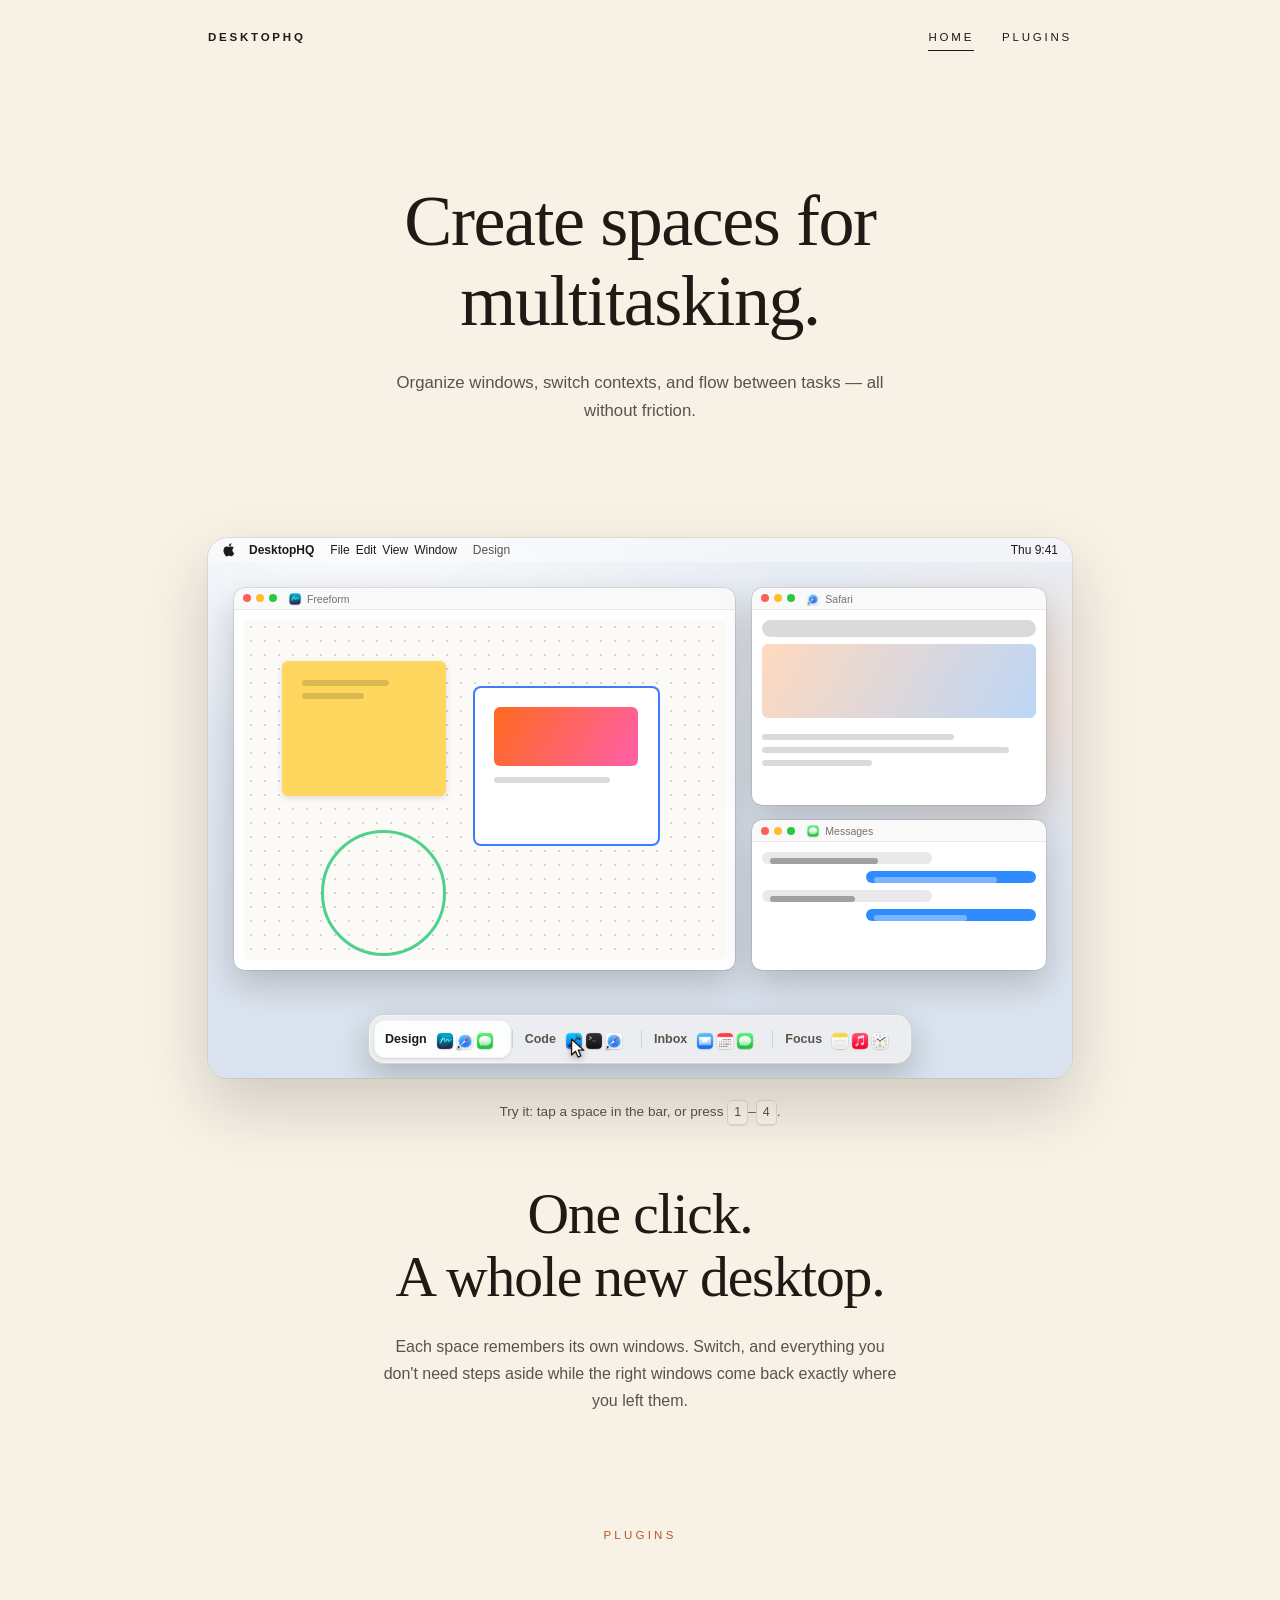
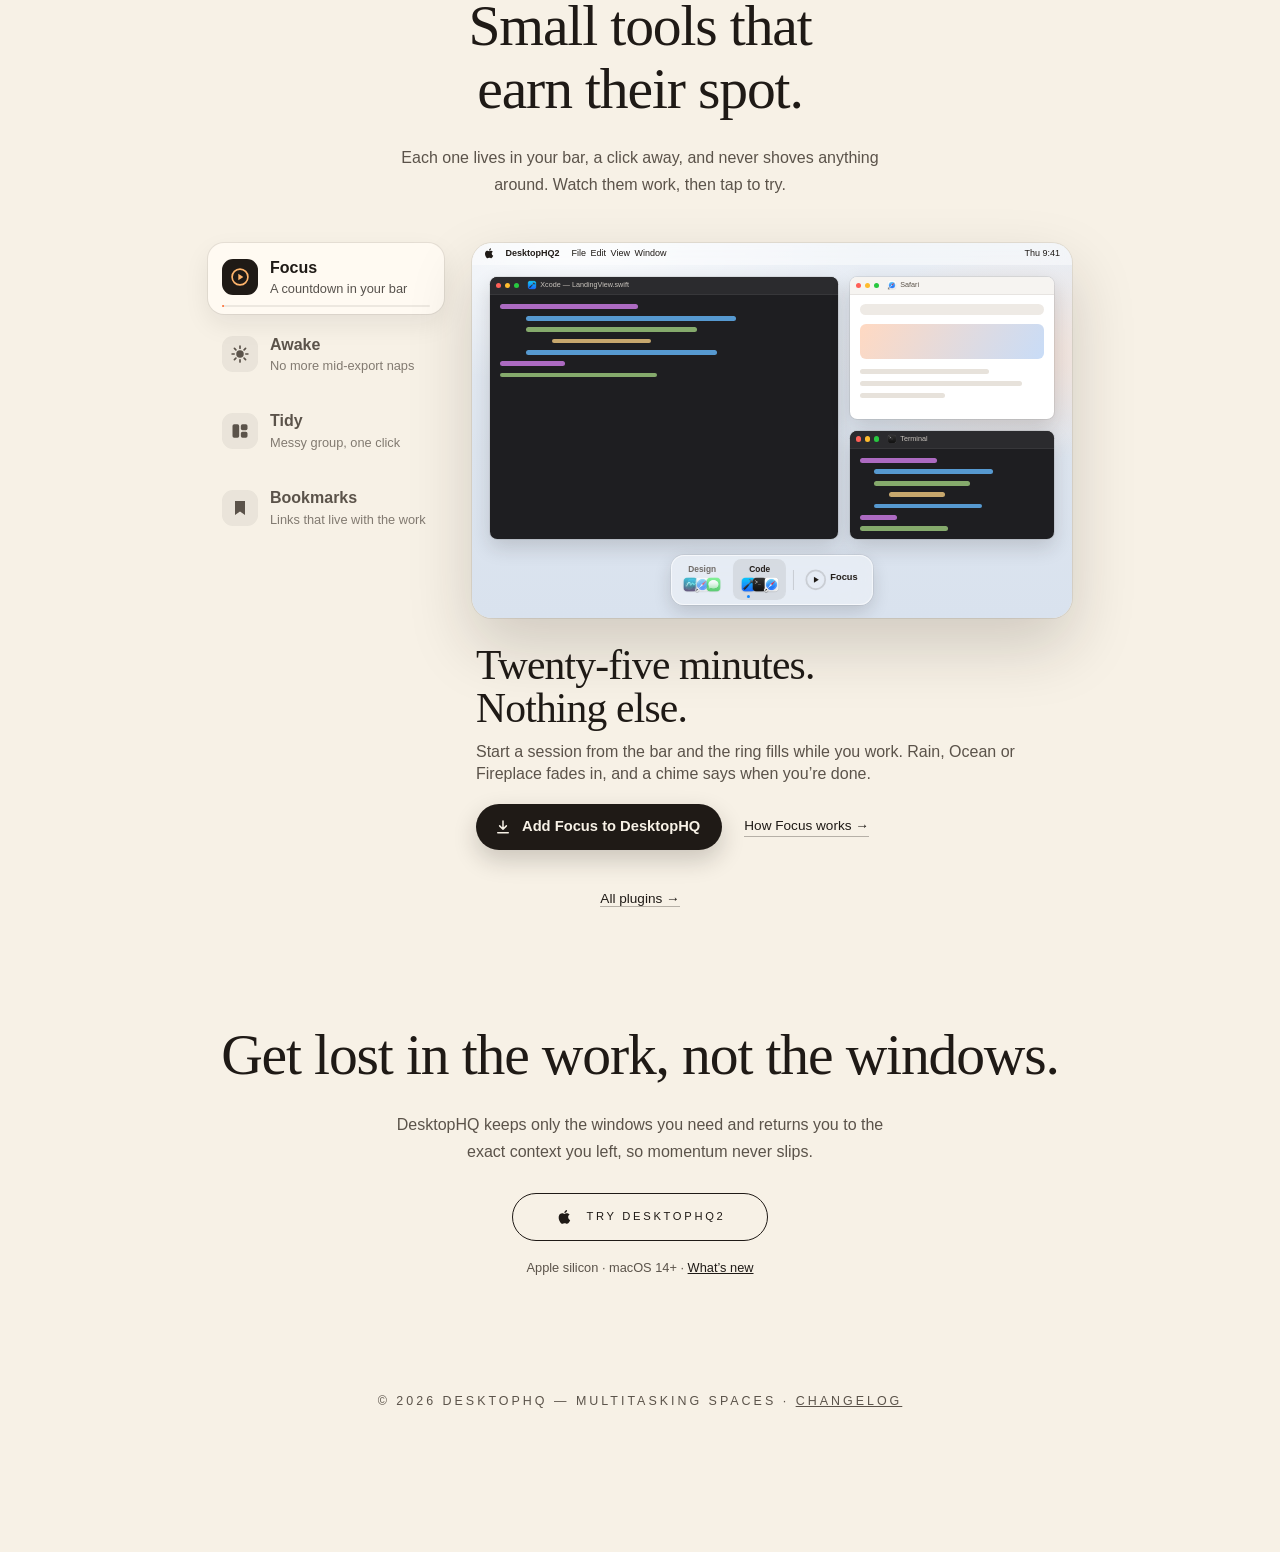
<file: index.html>
<!DOCTYPE html>
<html lang="en">
<head>
    <meta charset="UTF-8">
    <meta name="viewport" content="width=device-width, initial-scale=1.0">
    <title>DesktopHQ – Multitasking Spaces</title>
    <link rel="icon" href="data:image/svg+xml,%3Csvg xmlns='http://www.w3.org/2000/svg' viewBox='0 0 64 64'%3E%3Crect width='64' height='64' rx='14' fill='%231f1a16'/%3E%3Ctext x='32' y='44' font-family='Times New Roman,serif' font-size='38' fill='%23f7f1e6' text-anchor='middle'%3ED%3C/text%3E%3C/svg%3E">
    <style>
        :root {
            --bg: #f7f1e6;
            --ink: #1f1a16;
            --muted: #5b534a;
            --divider: #e3d9cc;
            --card: #fbf6ee;
        }

        *, *::before, *::after {
            box-sizing: border-box;
        }

        html, body {
            margin: 0;
            padding: 0;
        }

        body {
            background-color: var(--bg);
            color: var(--ink);
            font-family: "Helvetica Neue", Arial, sans-serif;
            line-height: 1.7;
            -webkit-font-smoothing: antialiased;
            -moz-osx-font-smoothing: grayscale;
        }

        main {
            max-width: 920px;
            margin: 0 auto;
            padding: 72px 28px 140px;
        }

        section {
            margin-bottom: 112px;
        }

        .page-heading {
            text-align: center;
        }

        .page-heading__title {
            font-family: "Times New Roman", Times, serif;
            font-size: clamp(2.8rem, 6vw, 4.5rem);
            font-weight: 400;
            letter-spacing: -0.02em;
            line-height: 1.1;
            margin-bottom: 28px;
        }

        .page-heading__subtitle {
            max-width: 520px;
            margin: 0 auto;
            color: var(--muted);
            font-size: 1.05rem;
        }

        .figure {
            margin: 0;
        }

        .figure img {
            width: 100%;
            height: auto;
            display: block;
            border-radius: 18px;
            box-shadow: 0 28px 64px rgba(31, 26, 22, 0.14);
            user-select: none;
            -webkit-user-select: none;
            -webkit-user-drag: none;
        }

        .feature-card {
            text-align: center;
        }

        .feature-card__heading {
            font-family: "Times New Roman", Times, serif;
            font-size: clamp(2.4rem, 5vw, 3.6rem);
            font-weight: 400;
            letter-spacing: -0.02em;
            line-height: 1.1;
            margin-bottom: 24px;
        }

        .feature-card__text {
            max-width: 520px;
            margin: 0 auto 28px;
            color: var(--muted);
            font-size: 1rem;
        }

        .button {
            padding: 14px 42px;
            border: 1px solid var(--ink);
            border-radius: 999px;
            background: transparent;
            color: var(--ink);
            text-decoration: none;
            text-transform: uppercase;
            letter-spacing: 0.24em;
            font-size: 0.7rem;
            transition: background-color 0.2s ease, color 0.2s ease;
            display: inline-flex;
            align-items: center;
            gap: 14px;
        }

        .button__label {
            line-height: 1;
        }

        .button svg {
            width: 18px;
            height: 18px;
            fill: currentColor;
        }

        .button:hover {
            background-color: var(--ink);
            color: var(--bg);
        }

        footer {
            text-align: center;
            color: var(--muted);
            font-size: 0.78rem;
            letter-spacing: 0.24em;
            text-transform: uppercase;
        }

        .site-nav {
            max-width: 920px;
            margin: 0 auto;
            padding: 28px 28px 0;
            display: flex;
            align-items: baseline;
            justify-content: space-between;
            font-size: 0.72rem;
            letter-spacing: 0.24em;
            text-transform: uppercase;
        }

        .site-nav a {
            color: var(--ink);
            text-decoration: none;
        }

        .site-nav a:hover {
            color: var(--muted);
        }

        .site-nav__brand {
            font-weight: 700;
        }

        .site-nav__links {
            display: flex;
            gap: 28px;
        }

        .site-nav__links a[aria-current="page"] {
            border-bottom: 1px solid var(--ink);
            padding-bottom: 2px;
        }

        /* ── Live demo: a tiny playable DesktopHQ ─────────────── */

        .hq-demo {
            text-align: center;
        }

        .hq-stage {
            position: relative;
            aspect-ratio: 16 / 10;
            margin: 0 0 22px;
            border-radius: 20px;
            overflow: hidden;
            box-shadow: 0 28px 64px rgba(31, 26, 22, 0.18), 0 0 0 1px rgba(31, 26, 22, 0.08);
            container-type: inline-size;
            text-align: left;
            line-height: 1.2;
            user-select: none;
            -webkit-user-select: none;
            -webkit-tap-highlight-color: transparent;
            background:
                radial-gradient(70% 55% at 18% 0%, rgba(255, 255, 255, 0.75), transparent 70%),
                radial-gradient(45% 40% at 92% 30%, rgba(255, 222, 200, 0.6), transparent 70%),
                linear-gradient(180deg, #e9eef5 0%, #dde5ef 55%, #d9e2ee 100%);
        }

        .hq-menubar {
            position: absolute;
            top: 0;
            left: 0;
            right: 0;
            height: 24px;
            z-index: 4;
            display: flex;
            align-items: center;
            gap: 16px;
            padding: 0 14px;
            font-size: 12px;
            color: #1f1a16;
            background: rgba(255, 255, 255, 0.4);
            -webkit-backdrop-filter: blur(14px);
            backdrop-filter: blur(14px);
        }

        .hq-menubar__apple {
            width: 13px;
            height: 14px;
            margin-right: -2px;
            fill: currentColor;
            flex: none;
        }

        .hq-menubar__menus {
            color: #1f1a16;
        }

        .hq-menubar strong {
            font-weight: 700;
        }

        .hq-menubar__space {
            color: #5b534a;
        }

        .hq-menubar__clock {
            margin-left: auto;
        }

        .hq-desktop {
            position: absolute;
            top: 24px;
            left: 0;
            right: 0;
            bottom: 0;
        }

        .hq-win {
            position: absolute;
            display: flex;
            flex-direction: column;
            border-radius: 10px;
            background: #fff;
            color: #1f1a16;
            box-shadow: 0 14px 34px rgba(20, 16, 12, 0.2), 0 0 0 0.5px rgba(20, 16, 12, 0.18);
            overflow: hidden;
            transition: transform 0.6s cubic-bezier(0.22, 1.15, 0.36, 1), opacity 0.35s ease;
            transition-delay: var(--d, 0s);
            cursor: default;
        }

        .hq-win.is-hidden {
            opacity: 0;
            pointer-events: none;
            transition: transform 0.34s cubic-bezier(0.55, 0, 0.75, 0.2), opacity 0.26s ease-in;
            transition-delay: var(--d, 0s);
        }

        .hq-win--dark {
            background: #1c1e24;
            color: #e8e6e3;
        }

        .hq-win__bar {
            flex: none;
            display: flex;
            align-items: center;
            gap: 5px;
            height: 22px;
            padding: 0 9px;
            font-size: 10.5px;
            color: #7a7168;
            border-bottom: 1px solid rgba(0, 0, 0, 0.06);
            background: rgba(0, 0, 0, 0.025);
        }

        .hq-win--dark .hq-win__bar {
            color: #8d8a86;
            border-bottom-color: rgba(255, 255, 255, 0.06);
            background: rgba(255, 255, 255, 0.03);
        }

        .hq-win__bar i {
            width: 8px;
            height: 8px;
            border-radius: 50%;
            background: #ff6159;
        }

        .hq-win__bar i:nth-child(2) {
            background: #ffbd2e;
        }

        .hq-win__bar i:nth-child(3) {
            background: #28c840;
        }

        .hq-win__bar span {
            margin-left: 6px;
            white-space: nowrap;
        }

        .hq-win__body {
            position: relative;
            flex: 1;
            min-height: 0;
            padding: 10px;
            overflow: hidden;
        }

        /* Window content building blocks */

        .hq-l {
            display: block;
            height: 6px;
            margin-bottom: 7px;
            border-radius: 3px;
            background: currentColor;
            opacity: 0.16;
        }

        .hq-row {
            display: flex;
            gap: 8px;
            height: 100%;
        }

        .hq-col {
            flex: 1;
            min-width: 0;
        }

        .hq-box {
            border-radius: 6px;
        }

        .hq-dot {
            flex: none;
            width: 16px;
            height: 16px;
            border-radius: 50%;
        }

        .hq-item {
            display: flex;
            gap: 7px;
            align-items: flex-start;
            margin-bottom: 9px;
        }

        .hq-item .hq-col .hq-l {
            margin-bottom: 4px;
        }

        .hq-cal {
            display: grid;
            grid-template-columns: repeat(5, 1fr);
            grid-template-rows: repeat(5, 1fr);
            gap: 3px;
            height: 100%;
        }

        .hq-cal span {
            border-radius: 3px;
            background: rgba(0, 0, 0, 0.04);
        }

        .hq-ring {
            width: 74%;
            max-width: 120px;
            aspect-ratio: 1;
            margin: 2px auto 0;
            border-radius: 50%;
            background: conic-gradient(#ff6a1f 0 64%, rgba(255, 255, 255, 0.12) 0);
            display: grid;
            place-items: center;
        }

        .hq-ring::after {
            content: "18:24";
            width: 76%;
            aspect-ratio: 1;
            border-radius: 50%;
            background: #1c1e24;
            display: grid;
            place-items: center;
            font-size: 14px;
            font-weight: 700;
        }

        /* Workspace bar (mirrors the app's dock-style bar) */

        .hq-bar {
            position: absolute;
            left: 50%;
            bottom: 14px;
            z-index: 5;
            transform: translateX(-50%);
            display: flex;
            align-items: center;
            padding: 5px;
            border-radius: 16px;
            background: rgba(246, 243, 238, 0.66);
            -webkit-backdrop-filter: blur(22px) saturate(1.6);
            backdrop-filter: blur(22px) saturate(1.6);
            box-shadow: 0 12px 32px rgba(20, 16, 12, 0.22), inset 0 0 0 0.5px rgba(255, 255, 255, 0.7);
            border: 0.5px solid rgba(20, 16, 12, 0.12);
            white-space: nowrap;
        }

        .hq-bar[hidden] {
            display: none;
        }

        .hq-bar__pill {
            position: absolute;
            top: 5px;
            bottom: 5px;
            left: 0;
            width: 0;
            border-radius: 11px;
            background: rgba(255, 255, 255, 0.82);
            box-shadow: 0 1px 3px rgba(20, 16, 12, 0.1), inset 0 0 0 0.5px rgba(20, 16, 12, 0.08);
            transition: left 0.5s cubic-bezier(0.34, 1.3, 0.64, 1), width 0.5s cubic-bezier(0.34, 1.3, 0.64, 1);
        }

        .hq-group {
            position: relative;
            display: flex;
            align-items: center;
            gap: 8px;
            height: 38px;
            padding: 0 11px;
            border: 0;
            border-radius: 11px;
            background: transparent;
            color: #5b534a;
            font: 600 12.5px/1 "Helvetica Neue", Arial, sans-serif;
            cursor: pointer;
            transition: color 0.2s ease, background-color 0.2s ease;
        }

        .hq-group:hover:not(.is-active) {
            background: rgba(255, 255, 255, 0.35);
        }

        .hq-group.is-active {
            color: #1f1a16;
        }

        .hq-group:focus-visible {
            outline: 2px solid #2f6fed;
            outline-offset: -2px;
        }

        .hq-group__icons {
            display: flex;
        }

        .hq-group__icons img {
            width: 20px;
            height: 20px;
        }

        .hq-group__icons img + img {
            margin-left: -5px;
        }

        .hq-appicon {
            width: 14px;
            height: 14px;
            margin: 0 5px -3px 0;
        }

        .hq-bubble {
            width: 62%;
            margin-bottom: 7px;
            padding: 6px 8px 0;
            border-radius: 10px;
            background: #e9e9eb;
            color: #1f1a16;
        }

        .hq-bubble--me {
            margin-left: auto;
            background: #2f8cff;
            color: #fff;
        }

        .hq-bubble .hq-l {
            opacity: 0.35;
        }

        /* Bar, video mode: a recording of the real DesktopHQ2 bar with click targets on top. */

        .hq-vbar {
            position: absolute;
            left: 50%;
            bottom: 2px;
            z-index: 5;
            width: clamp(240px, 46%, 430px);
            aspect-ratio: 296 / 84;
            transform: translateX(-50%);
            -webkit-mask-image: linear-gradient(90deg, transparent, #000 4%, #000 96%, transparent), linear-gradient(transparent, #000 14%, #000 86%, transparent);
            -webkit-mask-composite: source-in;
            mask-image: linear-gradient(90deg, transparent, #000 4%, #000 96%, transparent), linear-gradient(transparent, #000 14%, #000 86%, transparent);
            mask-composite: intersect;
        }

        .hq-vbar video,
        .hq-vbar__poster,
        .hq-vbar canvas,
        .hq-vbar__targets {
            position: absolute;
            inset: 0;
            width: 100%;
            height: 100%;
            display: block;
        }

        .hq-vbar__poster.is-gone {
            display: none;
        }

        .hq-vbar__target {
            position: absolute;
            padding: 0;
            border: 0;
            border-radius: 16% / 22%;
            background: transparent;
            cursor: pointer;
            transition: background-color 0.15s ease;
        }

        .hq-vbar__target:hover:not(.is-active) {
            background: rgba(255, 255, 255, 0.28);
        }

        .hq-vbar__target:focus-visible {
            outline: 2px solid #2f6fed;
            outline-offset: -2px;
        }

        .hq-divider {
            width: 1px;
            height: 18px;
            margin: 0 1px;
            background: rgba(20, 16, 12, 0.12);
        }

        .hq-bar__plus {
            padding: 0 10px 0 9px;
            color: #9a9088;
            font-size: 16px;
            font-weight: 300;
        }

        .hq-cursor {
            position: absolute;
            left: 50%;
            top: 45%;
            z-index: 6;
            width: 22px;
            pointer-events: none;
            transition: left 0.85s cubic-bezier(0.45, 0, 0.2, 1), top 0.85s cubic-bezier(0.45, 0, 0.2, 1), opacity 0.3s ease;
            filter: drop-shadow(0 2px 3px rgba(0, 0, 0, 0.3));
        }

        .hq-cursor svg {
            display: block;
            width: 100%;
            transform-origin: 20% 10%;
            transition: transform 0.12s ease;
        }

        .hq-cursor.is-clicking svg {
            transform: scale(0.8);
        }

        .hq-cursor.is-gone {
            opacity: 0;
        }

        .hq-demo__hint {
            margin: 0 0 56px;
            color: var(--muted);
            font-size: 0.85rem;
        }

        .hq-demo__hint kbd {
            display: inline-block;
            min-width: 1.6em;
            padding: 1px 6px;
            border: 1px solid var(--divider);
            border-bottom-width: 2px;
            border-radius: 5px;
            background: var(--card);
            font: inherit;
            font-size: 0.78rem;
        }

        .hq-sr {
            position: absolute;
            width: 1px;
            height: 1px;
            overflow: hidden;
            clip: rect(0 0 0 0);
            white-space: nowrap;
        }

        @container (max-width: 560px) {
            .hq-menubar {
                height: 18px;
                gap: 10px;
                padding: 0 9px;
                font-size: 9px;
            }

            .hq-menubar__apple {
                width: 10px;
                height: 11px;
            }

            .hq-menubar__menus {
                display: none;
            }

            .hq-desktop {
                top: 18px;
                bottom: 18px;
            }

            .hq-win {
                border-radius: 6px;
            }

            .hq-win__bar {
                height: 12px;
                gap: 3px;
                padding: 0 5px;
            }

            .hq-win__bar i {
                width: 4px;
                height: 4px;
            }

            .hq-win__bar span {
                display: none;
            }

            .hq-win__body {
                padding: 5px;
            }

            .hq-l {
                height: 3px;
                margin-bottom: 4px;
            }

            .hq-dot {
                width: 8px;
                height: 8px;
            }

            .hq-item {
                gap: 4px;
                margin-bottom: 5px;
            }

            .hq-ring::after {
                font-size: 8px;
            }

            .hq-bar {
                bottom: 8px;
                padding: 3px;
                border-radius: 12px;
            }

            .hq-bar__pill {
                top: 3px;
                bottom: 3px;
                border-radius: 9px;
            }

            .hq-group {
                gap: 5px;
                height: 32px;
                padding: 0 7px;
                border-radius: 9px;
                font-size: 11px;
            }

            .hq-group__icons img {
                width: 14px;
                height: 14px;
            }

            .hq-appicon {
                width: 8px;
                height: 8px;
            }

            .hq-bubble {
                margin-bottom: 4px;
                padding: 3px 4px 0;
                border-radius: 6px;
            }

            .hq-group__icons img:nth-child(n + 3),
            .hq-bar__plus {
                display: none;
            }

            .hq-cursor {
                width: 16px;
            }
        }

        @media (max-width: 560px) {
            .hq-stage {
                aspect-ratio: 4 / 3.4;
                border-radius: 16px;
            }

            .hq-demo__hint .hq-keys {
                display: none;
            }
        }

        @media (prefers-reduced-motion: reduce) {
            .hq-win,
            .hq-win.is-hidden,
            .hq-bar__pill,
            .hq-vbar__target {
                transition: none;
            }
        }

        @media (max-width: 720px) {
        }

        .dl-note {
            margin: 16px 0 0;
            color: var(--muted);
            font-size: 0.8rem;
        }

        .dl-note a {
            color: var(--ink);
        }

        footer a {
            color: inherit;
        }
    </style>
    <link rel="stylesheet" href="assets/plugins.css">
    <link rel="stylesheet" href="assets/stories.css">
</head>
<body>
    <nav class="site-nav">
        <a class="site-nav__brand" href="./">DesktopHQ</a>
        <div class="site-nav__links">
            <a href="./" aria-current="page">Home</a>
            <a href="plugins/">Plugins</a>
        </div>
    </nav>
    <main>
        <section class="page-heading">
            <h1 class="page-heading__title">Create spaces for<br>multitasking.</h1>
            <p class="page-heading__subtitle">Organize windows, switch contexts, and flow between tasks — all without friction.</p>
        </section>

        <section class="hq-demo feature-card" aria-labelledby="hq-demo-heading">
            <div class="hq-stage">
                <div class="hq-menubar" aria-hidden="true">
                    <svg class="hq-menubar__apple" viewBox="3 2 18 20"><path d="M17.48 12.38c-.03-2.35 1.91-3.49 2-3.55-1.09-1.6-2.78-1.82-3.38-1.85-1.44-.15-2.81.86-3.55.86-.74 0-1.87-.84-3.08-.81-1.58.02-3.03.92-3.85 2.32-1.63 2.83-.42 7.03 1.17 9.34.8 1.16 1.76 2.47 3.01 2.42 1.21-.05 1.66-.78 3.13-.78 1.47 0 1.87.78 3.09.76 1.28-.02 2.09-1.18 2.89-2.35.91-1.26 1.28-2.48 1.3-2.55-.03-.01-2.5-.96-2.53-3.61zM15.16 5.4c.63-.76 1.06-1.81.94-2.87-.91.04-2.01.6-2.66 1.36-.58.67-1.1 1.76-.96 2.79 1.01.08 2.05-.52 2.68-1.28z"/></svg>
                    <strong>DesktopHQ</strong>
                    <span class="hq-menubar__menus">File&ensp;Edit&ensp;View&ensp;Window</span>
                    <span class="hq-menubar__space"></span>
                    <span class="hq-menubar__clock">Thu 9:41</span>
                </div>
                <div class="hq-desktop" aria-hidden="true"></div>
                <div class="hq-vbar">
                    <video muted playsinline preload="metadata" aria-hidden="true">
                        <source src="assets/bar-switch.mp4" type="video/mp4">
                    </video>
                    <img class="hq-vbar__poster" src="assets/bar-design.jpg" alt="">
                    <canvas hidden aria-hidden="true"></canvas>
                    <div class="hq-vbar__targets" role="tablist" aria-label="Spaces"></div>
                </div>
                <div class="hq-bar" role="tablist" aria-label="Spaces" hidden>
                    <div class="hq-bar__pill"></div>
                </div>
                <div class="hq-cursor is-gone" aria-hidden="true">
                    <svg viewBox="0 0 24 24"><path d="M5 2.5v17.2l4.3-4.1 2.8 6.3 3-1.3-2.8-6.2h6z" fill="#fff" stroke="#1f1a16" stroke-width="1.4" stroke-linejoin="round"/></svg>
                </div>
                <p class="hq-sr" aria-live="polite"></p>
            </div>
            <p class="hq-demo__hint">Try it: tap a space in the bar<span class="hq-keys">, or press <kbd>1</kbd>–<kbd>4</kbd></span>.</p>
            <h2 class="feature-card__heading" id="hq-demo-heading">One click.<br>A whole new desktop.</h2>
            <p class="feature-card__text">Each space remembers its own windows. Switch, and everything you don't need steps aside while the right windows come back exactly where you left them.</p>
        </section>

        <section class="st-section" id="plugins" aria-labelledby="st-heading">
            <p class="st-eyebrow">Plugins</p>
            <h2 class="feature-card__heading" id="st-heading">Small tools that<br>earn their spot.</h2>
            <p class="feature-card__text">Each one lives in your bar, a click away, and never shoves anything around. Watch them work, then tap to try.</p>
            <div class="st-player" data-root=""></div>
            <p class="st-all"><a class="st-more" href="plugins/">All plugins →</a></p>
        </section>


        <section class="feature-card" id="download">
            <h2 class="feature-card__heading">Get lost in the work, not the windows.</h2>
            <p class="feature-card__text">DesktopHQ keeps only the windows you need and returns you to the exact context you left, so momentum never slips.</p>
            <a class="button" href="https://github.com/DesktopHQ/DesktopHQ2-Release/releases/latest/download/DesktopHQ2-arm64.zip" rel="noopener">
                <svg viewBox="0 0 24 24" aria-hidden="true">
                    <path d="M17.48 12.38c-.03-2.35 1.91-3.49 2-3.55-1.09-1.6-2.78-1.82-3.38-1.85-1.44-.15-2.81.86-3.55.86-.74 0-1.87-.84-3.08-.81-1.58.02-3.03.92-3.85 2.32-1.63 2.83-.42 7.03 1.17 9.34.8 1.16 1.76 2.47 3.01 2.42 1.21-.05 1.66-.78 3.13-.78 1.47 0 1.87.78 3.09.76 1.28-.02 2.09-1.18 2.89-2.35.91-1.26 1.28-2.48 1.3-2.55-.03-.01-2.5-.96-2.53-3.61zM15.16 5.4c.63-.76 1.06-1.81.94-2.87-.91.04-2.01.6-2.66 1.36-.58.67-1.1 1.76-.96 2.79 1.01.08 2.05-.52 2.68-1.28z"/>
                </svg>
                <span class="button__label">Try DesktopHQ2</span>
            </a>
            <p class="dl-note">Apple silicon · macOS 14+ · <a href="changelog/">What’s new</a></p>
        </section>

        <footer>© 2026 DesktopHQ — Multitasking Spaces · <a href="changelog/">Changelog</a></footer>
    </main>
    <script>
        (function () {
            const stage = document.querySelector('.hq-stage');
            if (!stage) {
                return;
            }

            const desktop = stage.querySelector('.hq-desktop');
            const spaceLabel = stage.querySelector('.hq-menubar__space');
            const cursor = stage.querySelector('.hq-cursor');
            const live = stage.querySelector('.hq-sr');

            const l = (w, color) => `<i class="hq-l" style="width:${w}%${color ? `;background:${color};opacity:1` : ''}"></i>`;
            const item = (dot, a, b) => `<div class="hq-item"><span class="hq-dot" style="background:${dot}"></span><div class="hq-col">${l(a)}${l(b)}</div></div>`;

            const APPS = {
                freeform: {
                    name: 'Freeform',
                    body: () => `<div class="hq-box" style="height:100%;background:#fbfaf7;background-image:radial-gradient(#d9d4cc 1px,transparent 1px);background-size:14px 14px;position:relative">
                        <div class="hq-box" style="position:absolute;left:8%;top:12%;width:34%;height:40%;background:#ffd75e;box-shadow:0 2px 6px rgba(0,0,0,.12);padding:4%">${l(70)}${l(50)}</div>
                        <div class="hq-box" style="position:absolute;left:48%;top:20%;width:38%;height:46%;background:#fff;box-shadow:0 0 0 2px #3d7bff;padding:4%"><div class="hq-box" style="height:50%;background:linear-gradient(120deg,#ff6a1f,#ff5fa8);margin-bottom:8%"></div>${l(80)}</div>
                        <div style="position:absolute;left:16%;top:62%;width:26%;aspect-ratio:1;border-radius:50%;border:3px solid #4fd18b"></div></div>`
                },
                safari: {
                    name: 'Safari',
                    body: () => `<i class="hq-l" style="width:100%;height:10%;border-radius:99px"></i>
                        <div class="hq-box" style="height:42%;background:linear-gradient(120deg,#ffd9be,#bcd6f7);margin-bottom:6%"></div>${l(70)}${l(90)}${l(40)}`
                },
                messages: {
                    name: 'Messages',
                    body: () => `<div class="hq-bubble">${l(70)}</div><div class="hq-bubble hq-bubble--me">${l(80)}</div><div class="hq-bubble">${l(55)}</div><div class="hq-bubble hq-bubble--me">${l(60)}</div>`
                },
                xcode: {
                    name: 'Xcode',
                    dark: true,
                    body: () => [[30, '#c792ea'], [55, '#82aaff'], [42, '#c3e88d'], [68, '#e8e6e3'], [24, '#f78c6c'], [50, '#82aaff'], [62, '#c3e88d'], [35, '#e8e6e3'], [46, '#c792ea'], [58, '#82aaff'], [28, '#f78c6c'], [64, '#e8e6e3'], [40, '#c3e88d'], [52, '#c792ea']]
                        .map(([w, c], i) => `<i class="hq-l" style="width:${w}%;background:${c};opacity:.75;margin-left:${(i % 3) * 6}%"></i>`).join('')
                },
                terminal: {
                    name: 'Terminal',
                    dark: true,
                    body: () => l(55, '#4fd18b') + l(80) + l(65) + l(30, '#4fd18b') + l(72)
                },
                mail: {
                    name: 'Mail',
                    body: () => `<div class="hq-row"><div style="width:42%">${item('#3d7bff', 70, 90)}${item('#ff5fa8', 55, 80)}${item('#f2c230', 65, 70)}${item('#9bbf8a', 50, 85)}</div>
                        <div class="hq-col" style="border-left:1px solid rgba(0,0,0,.06);padding-left:6%">${l(60, '#1f1a16')}${l(95)}${l(88)}${l(92)}${l(70)}${l(40)}</div></div>`
                },
                calendar: {
                    name: 'Calendar',
                    body: () => `<div class="hq-cal">${Array.from({ length: 25 }, (_, i) => `<span${[2, 8, 11, 17, 21].includes(i) ? ` style="background:${['#ffd2b8', '#cfe0ff', '#e2d8ff', '#d6f0c4', '#ffd2b8'][i % 5]}"` : ''}></span>`).join('')}</div>`
                },
                notes: {
                    name: 'Notes',
                    body: () => `<div style="padding:4% 10%">${l(55, '#1f1a16')}<br>${l(96)}${l(92)}${l(98)}${l(60)}<br>${l(94)}${l(90)}${l(97)}${l(45)}</div>`
                },
                music: {
                    name: 'Music',
                    body: () => `<div class="hq-box" style="height:62%;aspect-ratio:1;margin:0 auto 8%;background:linear-gradient(135deg,#ff6a1f,#ff5fa8 55%,#6a4dff)"></div>${l(100)}`
                },
                clock: {
                    name: 'Clock',
                    dark: true,
                    body: () => '<div class="hq-ring"></div>'
                }
            };

            // Window rects are [app, left, top, width, height] in % of the desktop area; the bottom ~18% is kept for the bar.
            // Each space's apps match, in order, the icons its group shows in the bar.
            const SPACES = [
                { name: 'Design', windows: [['freeform', 3, 5, 58, 74], ['safari', 63, 5, 34, 42], ['messages', 63, 50, 34, 29]] },
                { name: 'Code', windows: [['xcode', 3, 5, 50, 74], ['terminal', 55, 46, 42, 33], ['safari', 55, 5, 42, 38]] },
                { name: 'Inbox', windows: [['mail', 3, 5, 62, 74], ['calendar', 67, 5, 30, 44], ['messages', 67, 52, 30, 27]] },
                { name: 'Focus', windows: [['notes', 21, 5, 56, 74], ['music', 3, 47, 16, 32], ['clock', 80, 5, 17, 32]] }
            ];

            const icon = (app) => `<img class="hq-appicon" src="assets/apps/${app}.png" alt="" width="32" height="32">`;
            const spaceWindows = [];
            let topZ = 10;

            SPACES.forEach((space, s) => {
                spaceWindows[s] = space.windows.map(([app, x, y, w, h]) => {
                    const def = APPS[app];
                    const win = document.createElement('div');
                    win.className = `hq-win is-hidden${def.dark ? ' hq-win--dark' : ''}`;
                    win.style.cssText = `left:${x}%;top:${y}%;width:${w}%;height:${h}%`;
                    win.innerHTML = `<div class="hq-win__bar"><i></i><i></i><i></i><span>${icon(app)}${def.name}</span></div><div class="hq-win__body">${def.body()}</div>`;
                    win.addEventListener('pointerdown', () => {
                        topZ += 1;
                        win.style.zIndex = topZ;
                    });
                    desktop.appendChild(win);
                    return win;
                });
            });

            const reduceMotion = window.matchMedia('(prefers-reduced-motion: reduce)').matches;
            let active = -1;
            let groups = [];
            let bar = null;

            // ── Bar, mode 1: a recording of the real DesktopHQ bar.
            const BAR = {
                // Recording of the DesktopHQ2 bar (296×84 pt crop at 2×). Tile frames in pt; settled = a time showing each state at rest.
                size: [296, 84],
                groups: [[18, 18, 62, 48], [84, 18, 62, 48], [150, 18, 62, 48], [216, 18, 62, 48]],
                settled: [0.9, 2.5, 4.5, 6.5],
                // The same four states as stills, for browsers that won't paint a paused video frame (iOS until playback).
                stills: ['assets/bar-design.jpg', 'assets/bar-code.jpg', 'assets/bar-inbox.jpg', 'assets/bar-focus.jpg']
            };

            const videoBar = () => {
                const wrap = stage.querySelector('.hq-vbar');
                const video = wrap.querySelector('video');
                const snap = wrap.querySelector('canvas');
                const targets = wrap.querySelector('.hq-vbar__targets');
                const still = wrap.querySelector('.hq-vbar__poster');
                let wipe = 0;
                let shown = 0;

                // The still layer sits over the video and always shows the current state. It steps aside only once the
                // video has really painted that state's frame, so a browser that never paints it keeps a correct bar.
                const videoPainted = () => video.readyState >= 2 && Math.abs(video.currentTime - BAR.settled[shown]) < 0.05;
                const reveal = () => {
                    if (videoPainted()) {
                        still.classList.add('is-gone');
                    }
                };
                video.addEventListener('seeked', () => {
                    if (video.requestVideoFrameCallback) {
                        video.requestVideoFrameCallback(reveal);
                    } else {
                        reveal();
                    }
                });
                video.addEventListener('loadeddata', () => {
                    video.currentTime = BAR.settled[shown];
                });

                const setMask = (value) => {
                    snap.style.webkitMaskImage = value;
                    snap.style.maskImage = value;
                };

                // The real bar redraws instantly on a switch, so the page plays the transition: the old frame is
                // frozen on top and wiped away by a mask that grows out of the tile that was picked.
                const show = (s) => {
                    const fromVideo = still.classList.contains('is-gone') && videoPainted();
                    const animate = !reduceMotion && s !== shown;
                    if (animate) {
                        cancelAnimationFrame(wipe);
                        snap.width = 592;
                        snap.height = 168;
                        try {
                            snap.getContext('2d').drawImage(fromVideo ? video : still, 0, 0, 592, 168);
                        } catch (error) {
                            snap.getContext('2d').clearRect(0, 0, 592, 168);
                        }
                        setMask('none');
                        snap.hidden = false;
                    }
                    shown = s;
                    still.src = BAR.stills[s];
                    still.classList.remove('is-gone');
                    video.currentTime = BAR.settled[s];
                    if (!animate) {
                        return;
                    }
                    const [x, y, w, h] = BAR.groups[s];
                    const cx = ((x + w / 2) / BAR.size[0]) * 100;
                    const cy = ((y + h / 2) / BAR.size[1]) * 100;
                    const run = () => {
                        const start = performance.now();
                        const frame = (now) => {
                            const p = Math.min((now - start) / 380, 1);
                            const r = (1 - Math.pow(1 - p, 3)) * 160;
                            setMask(`radial-gradient(ellipse ${r}% ${r * 3.6}% at ${cx}% ${cy}%, transparent 70%, #000 100%)`);
                            if (p < 1) {
                                wipe = requestAnimationFrame(frame);
                            } else {
                                snap.hidden = true;
                            }
                        };
                        wipe = requestAnimationFrame(frame);
                    };
                    (still.decode ? still.decode() : Promise.resolve()).catch(() => {}).then(run);
                };

                // Warm the stills so a switch never waits on the network.
                const warm = () => BAR.stills.forEach((src) => {
                    new Image().src = src;
                });

                groups = SPACES.map((space, s) => {
                    const [x, y, w, h] = BAR.groups[s];
                    const t = document.createElement('button');
                    t.type = 'button';
                    t.className = 'hq-vbar__target';
                    t.setAttribute('role', 'tab');
                    t.setAttribute('aria-label', `${space.name} space`);
                    t.style.cssText = `left:${(x / BAR.size[0]) * 100}%;top:${(y / BAR.size[1]) * 100}%;width:${(w / BAR.size[0]) * 100}%;height:${(h / BAR.size[1]) * 100}%`;
                    t.addEventListener('click', () => {
                        takeOver();
                        switchTo(s);
                    });
                    targets.appendChild(t);
                    return t;
                });
                return { el: targets, show, video, still, warm };
            };

            // ── Bar, mode 2 (fallback when the video can't play): the CSS copy of the bar.
            const cssBar = () => {
                const el = stage.querySelector('.hq-bar');
                const pill = el.querySelector('.hq-bar__pill');
                el.hidden = false;
                groups = SPACES.map((space, s) => {
                    if (s > 0) {
                        const divider = document.createElement('span');
                        divider.className = 'hq-divider';
                        el.appendChild(divider);
                    }
                    const group = document.createElement('button');
                    group.type = 'button';
                    group.className = 'hq-group';
                    group.setAttribute('role', 'tab');
                    group.setAttribute('aria-label', `${space.name} space`);
                    group.innerHTML = `<span>${space.name}</span><span class="hq-group__icons">${space.windows.map(([app]) => icon(app)).join('')}</span>`;
                    group.addEventListener('click', () => {
                        takeOver();
                        switchTo(s);
                    });
                    el.appendChild(group);
                    return group;
                });
                const movePill = () => {
                    const g = groups[active];
                    if (g) {
                        pill.style.left = `${g.offsetLeft}px`;
                        pill.style.width = `${g.offsetWidth}px`;
                    }
                };
                new ResizeObserver(movePill).observe(el);
                return { el, show: movePill };
            };

            // Transform that shrinks a window into its space's group in the bar.
            const intoGroup = (win, s) => {
                const d = desktop.getBoundingClientRect();
                const g = groups[s].getBoundingClientRect();
                const dx = g.left + g.width / 2 - d.left - (win.offsetLeft + win.offsetWidth / 2);
                const dy = g.top + g.height / 2 - d.top - (win.offsetTop + win.offsetHeight / 2);
                return `translate(${dx}px, ${dy}px) scale(0.05)`;
            };

            const switchTo = (s) => {
                if (s === active) {
                    return;
                }
                const first = active < 0;
                if (!first) {
                    spaceWindows[active].forEach((win, i) => {
                        win.style.setProperty('--d', `${i * 0.04}s`);
                        if (!reduceMotion) {
                            win.style.transform = intoGroup(win, active);
                        }
                        win.classList.add('is-hidden');
                    });
                    groups[active].setAttribute('aria-selected', 'false');
                    groups[active].classList.remove('is-active');
                }
                active = s;
                bar.show(s);
                spaceWindows[s].forEach((win, i) => {
                    if (!reduceMotion && !first) {
                        win.style.transition = 'none';
                        win.style.transform = intoGroup(win, s);
                        void win.offsetWidth;
                        win.style.transition = '';
                    }
                    win.style.setProperty('--d', first ? '0s' : `${0.22 + i * 0.07}s`);
                    win.style.transform = '';
                    win.classList.remove('is-hidden');
                });
                groups[s].setAttribute('aria-selected', 'true');
                groups[s].classList.add('is-active');
                groups.forEach((g, i) => g.setAttribute('tabindex', i === s ? '0' : '-1'));
                spaceLabel.textContent = SPACES[s].name;
                live.textContent = `${SPACES[s].name} space: ${SPACES[s].windows.map(([app]) => APPS[app].name).join(', ')}`;
            };

            const useCssBar = () => {
                const vbar = stage.querySelector('.hq-vbar');
                if (vbar) {
                    vbar.remove();
                }
                const current = active;
                active = -1;
                bar = cssBar();
                bar.el.addEventListener('keydown', onArrow);
                spaceWindows.forEach((wins) => wins.forEach((win) => win.classList.add('is-hidden')));
                switchTo(Math.max(current, 0));
            };

            const onArrow = (event) => {
                const delta = { ArrowRight: 1, ArrowLeft: -1 }[event.key];
                if (!delta) {
                    return;
                }
                event.preventDefault();
                takeOver();
                switchTo((active + delta + SPACES.length) % SPACES.length);
                groups[active].focus();
            };

            const canPlay = document.createElement('video').canPlayType('video/mp4; codecs="avc1.4d401f"');
            if (canPlay) {
                bar = videoBar();
                bar.el.addEventListener('keydown', onArrow);
                // Without the video the stills still carry the real bar; only if they fail too, draw the CSS bar.
                bar.still.addEventListener('error', useCssBar);
                switchTo(0);
            } else {
                useCssBar();
            }

            // Autoplay: a cursor walks to the next space and clicks it, until the visitor takes over.
            let autoplay = !reduceMotion;
            let visible = false;
            let timer = null;

            const stopAuto = () => {
                clearTimeout(timer);
                timer = null;
            };

            const takeOver = () => {
                if (autoplay) {
                    autoplay = false;
                    stopAuto();
                    cursor.classList.add('is-gone');
                }
            };

            const step = () => {
                const next = (active + 1) % SPACES.length;
                const st = stage.getBoundingClientRect();
                const g = groups[next].getBoundingClientRect();
                cursor.classList.remove('is-gone');
                cursor.style.left = `${g.left - st.left + g.width * 0.42}px`;
                cursor.style.top = `${g.top - st.top + g.height * 0.45}px`;
                timer = setTimeout(() => {
                    cursor.classList.add('is-clicking');
                    timer = setTimeout(() => {
                        cursor.classList.remove('is-clicking');
                        switchTo(next);
                        timer = setTimeout(step, 2400);
                    }, 140);
                }, 950);
            };

            const startAuto = () => {
                if (autoplay && visible && !document.hidden && !timer) {
                    timer = setTimeout(step, 700);
                }
            };

            new IntersectionObserver((entries) => {
                visible = entries[0].isIntersecting;
                if (visible) {
                    if (bar.video && bar.video.preload !== 'auto') {
                        bar.video.preload = 'auto';
                        bar.warm();
                    }
                    startAuto();
                } else {
                    stopAuto();
                    if (bar.video) {
                        bar.video.pause();
                    }
                }
            }, { threshold: 0.4 }).observe(stage);

            document.addEventListener('visibilitychange', () => {
                if (document.hidden) {
                    stopAuto();
                } else {
                    startAuto();
                }
            });

            stage.addEventListener('pointerdown', takeOver);

            document.addEventListener('keydown', (event) => {
                const n = Number(event.key);
                if (!visible || !(n >= 1 && n <= SPACES.length) || event.metaKey || event.ctrlKey || event.altKey) {
                    return;
                }
                if (event.target.closest && event.target.closest('input, textarea, [contenteditable]')) {
                    return;
                }
                takeOver();
                switchTo(n - 1);
            });
        })();
    </script>
    <script src="assets/plugins.js" defer></script>
    <script src="assets/stories.js" defer></script>
    <script src="assets/install.js" defer></script>
</body>
</html>
</file>
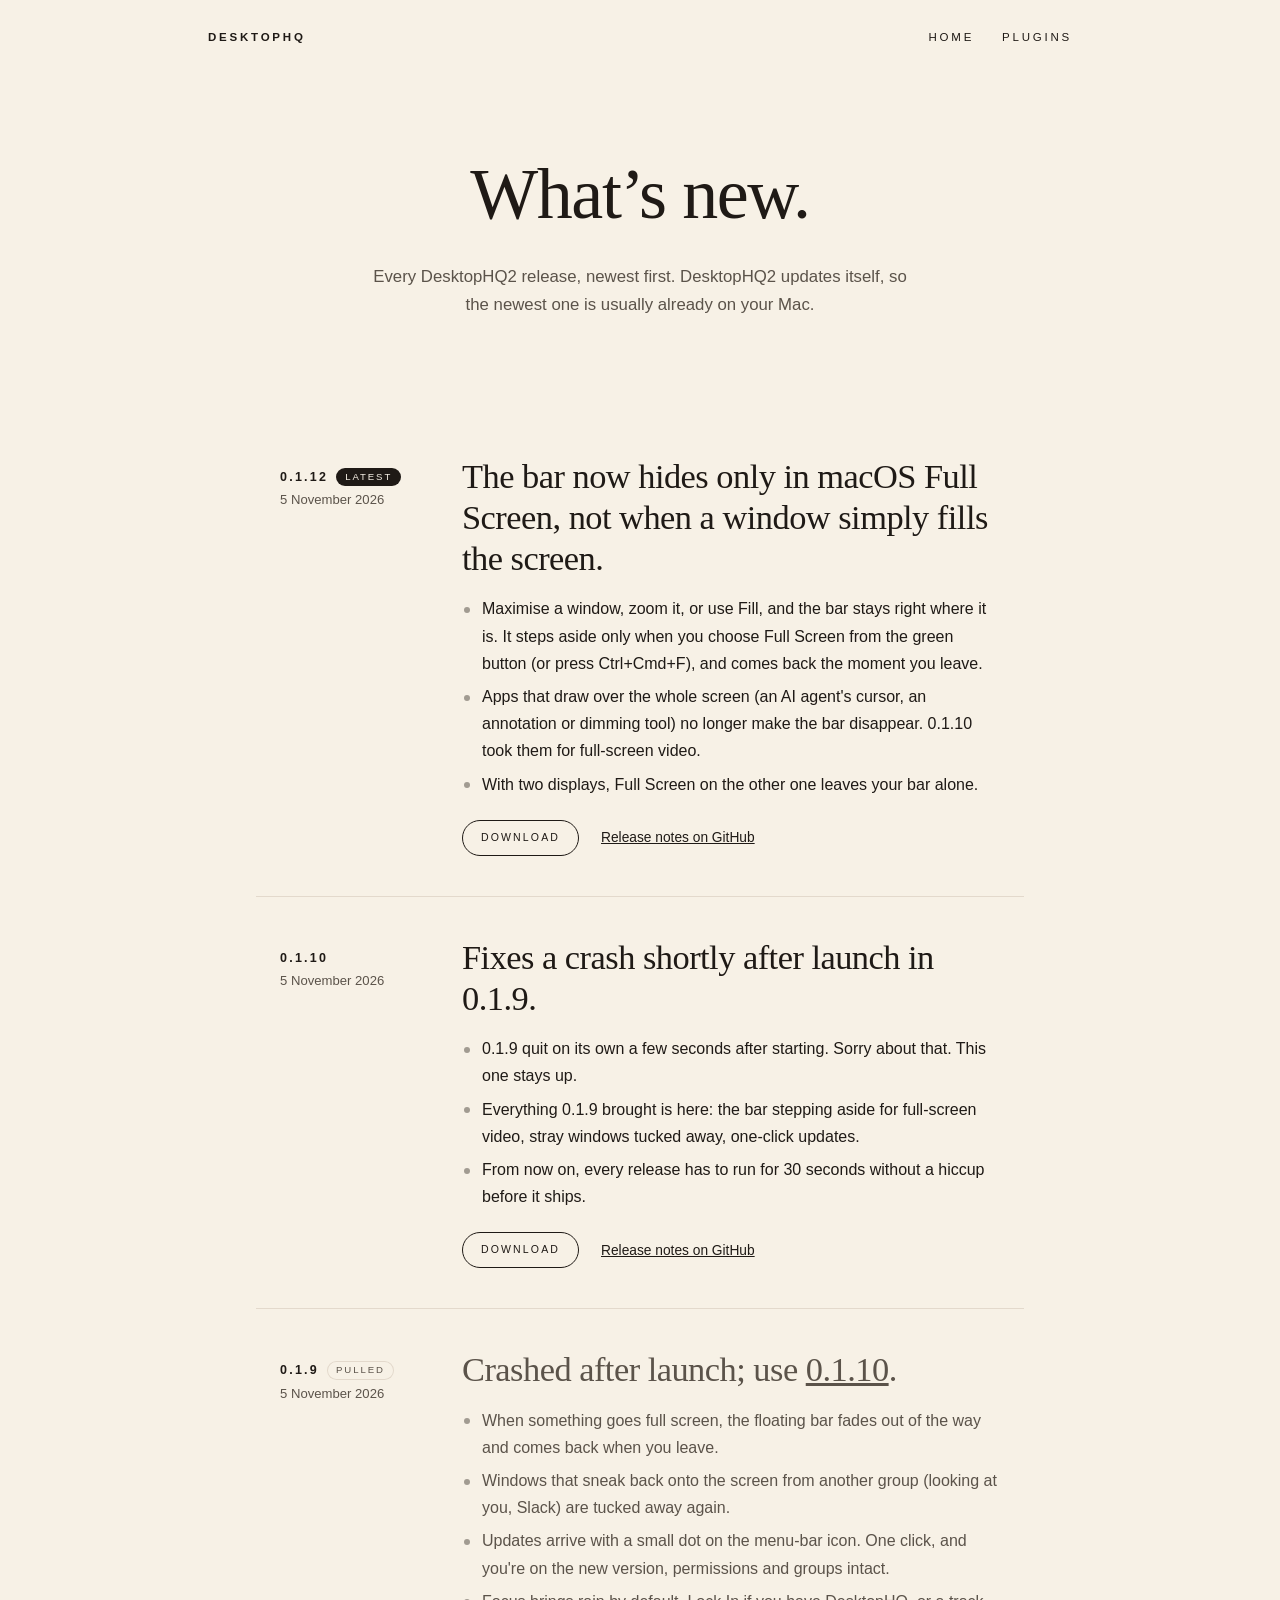
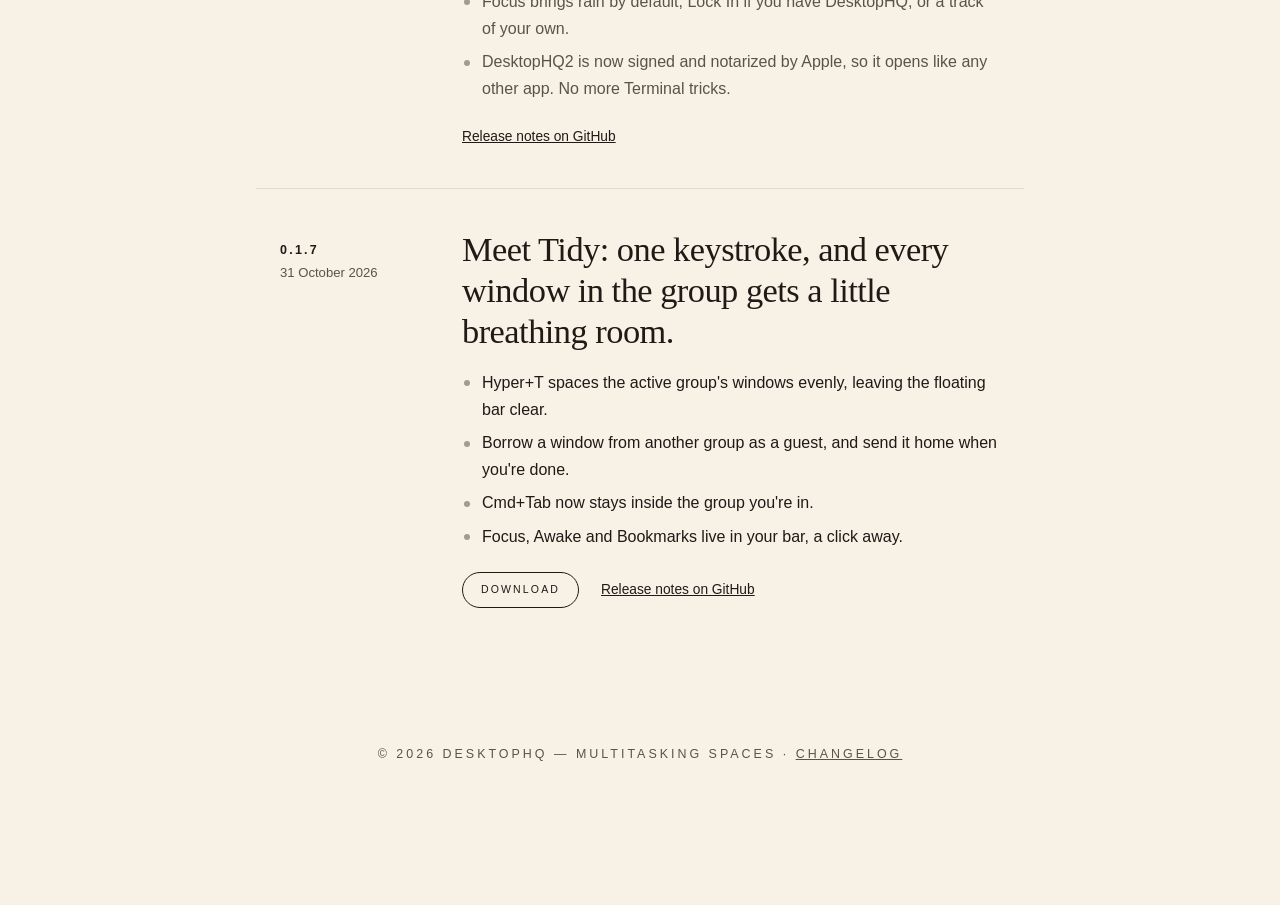
<file: changelog/index.html>
<!DOCTYPE html>
<html lang="en">
<head>
    <meta charset="UTF-8">
    <meta name="viewport" content="width=device-width, initial-scale=1.0">
    <title>Changelog – DesktopHQ</title>
    <meta name="description" content="What’s new in every DesktopHQ2 release, newest first.">
    <link rel="icon" href="data:image/svg+xml,%3Csvg xmlns='http://www.w3.org/2000/svg' viewBox='0 0 64 64'%3E%3Crect width='64' height='64' rx='14' fill='%231f1a16'/%3E%3Ctext x='32' y='44' font-family='Times New Roman,serif' font-size='38' fill='%23f7f1e6' text-anchor='middle'%3ED%3C/text%3E%3C/svg%3E">
    <link rel="stylesheet" href="../assets/site.css">
    <style>
        .cl-list {
            max-width: 720px;
            margin: 0 auto 96px;
            padding: 0;
            list-style: none;
        }

        .cl-entry {
            /* Clears the top edge when the app's toast deep-links to #X.Y.Z. */
            scroll-margin-top: 24px;
            display: grid;
            grid-template-columns: 150px 1fr;
            gap: 8px 32px;
            padding: 40px 24px;
            margin: 0 -24px;
            border-top: 1px solid var(--divider);
        }

        .cl-entry:first-child {
            border-top: 0;
        }

        .cl-entry.is-target {
            border-radius: 20px;
            border-top-color: transparent;
            animation: cl-glow 3.2s ease-out both;
        }

        .cl-entry.is-target + .cl-entry {
            border-top-color: transparent;
        }

        /* The linked version warms up, then settles to a faint tint so it stays findable. */
        @keyframes cl-glow {
            0% { background-color: rgba(233, 196, 128, 0); }
            15% { background-color: rgba(233, 196, 128, 0.42); }
            100% { background-color: rgba(233, 196, 128, 0.14); }
        }

        .cl-meta {
            padding-top: 6px;
        }

        .cl-version {
            display: inline-block;
            color: var(--ink);
            text-decoration: none;
            font-weight: 700;
            font-size: 0.78rem;
            letter-spacing: 0.18em;
            font-variant-numeric: tabular-nums;
        }

        .cl-version:hover {
            color: var(--muted);
        }

        .cl-tag {
            display: inline-block;
            margin-left: 8px;
            padding: 1px 9px;
            border-radius: 999px;
            background: var(--ink);
            color: var(--bg);
            font-size: 0.6rem;
            letter-spacing: 0.2em;
            text-transform: uppercase;
            vertical-align: 1px;
        }

        .cl-tag--pulled {
            background: transparent;
            color: var(--muted);
            box-shadow: inset 0 0 0 1px var(--divider);
        }

        .is-pulled .cl-highlight,
        .is-pulled .cl-items {
            color: var(--muted);
        }

        .cl-highlight a {
            color: inherit;
        }

        .cl-date {
            display: block;
            color: var(--muted);
            font-size: 0.82rem;
        }

        .cl-highlight {
            font-family: "Times New Roman", Times, serif;
            font-size: clamp(1.6rem, 4.2vw, 2.15rem);
            font-weight: 400;
            letter-spacing: -0.015em;
            line-height: 1.2;
            margin: 0 0 16px;
        }

        .cl-items {
            margin: 0 0 22px;
            padding: 0;
            list-style: none;
        }

        .cl-items li {
            position: relative;
            padding-left: 20px;
            margin-bottom: 6px;
        }

        .cl-items li::before {
            content: "";
            position: absolute;
            left: 2px;
            top: 0.72em;
            width: 6px;
            height: 6px;
            border-radius: 50%;
            background: var(--muted);
            opacity: 0.55;
        }

        .cl-links {
            display: flex;
            flex-wrap: wrap;
            align-items: center;
            gap: 10px 22px;
            font-size: 0.86rem;
        }

        .cl-links a {
            color: var(--ink);
        }

        .cl-links .cl-download {
            padding: 8px 18px;
            border: 1px solid var(--ink);
            border-radius: 999px;
            text-decoration: none;
            font-size: 0.66rem;
            letter-spacing: 0.2em;
            text-transform: uppercase;
            transition: background-color 0.2s ease, color 0.2s ease;
        }

        .cl-links .cl-download:hover {
            background: var(--ink);
            color: var(--bg);
        }

        .cl-empty {
            text-align: center;
            color: var(--muted);
        }

        .cl-empty a {
            color: var(--ink);
        }

        .cl-feed {
            margin-top: 14px;
            color: var(--muted);
            font-size: 0.82rem;
        }

        .cl-feed a {
            color: var(--ink);
        }

        @media (max-width: 640px) {
            .cl-entry {
                grid-template-columns: 1fr;
                padding: 32px 16px;
                margin: 0 -16px;
            }

            .cl-meta {
                padding-top: 0;
                display: flex;
                align-items: baseline;
                justify-content: space-between;
                gap: 12px;
            }
        }

        @media (prefers-reduced-motion: reduce) {
            .cl-entry.is-target {
                animation: none;
                background-color: rgba(233, 196, 128, 0.2);
            }
        }
    </style>
</head>
<body>
    <nav class="site-nav">
        <a class="site-nav__brand" href="../">DesktopHQ</a>
        <div class="site-nav__links">
            <a href="../">Home</a>
            <a href="../plugins/">Plugins</a>
        </div>
    </nav>

    <main>
        <section class="page-heading">
            <h1 class="page-heading__title">What’s new.</h1>
            <p class="page-heading__subtitle">Every DesktopHQ2 release, newest first. DesktopHQ2 updates itself, so the newest one is usually already on your Mac.</p>
        </section>

        <ol class="cl-list" id="releases" aria-live="polite">
            <li class="cl-empty">Loading releases…</li>
        </ol>
        <noscript>
            <p class="cl-empty">The full list is also on <a href="https://github.com/DesktopHQ/DesktopHQ2-Release/releases">GitHub</a>.</p>
        </noscript>

        <footer>© 2026 DesktopHQ — Multitasking Spaces · <a href="./" aria-current="page">Changelog</a></footer>
    </main>
    <script>
        (function () {
            // Keep in step with the home page's Download button and install.js.
            const DOWNLOAD = 'https://github.com/DesktopHQ/DesktopHQ2-Release/releases/latest/download/DesktopHQ2-arm64.zip';
            const ALL = 'https://github.com/DesktopHQ/DesktopHQ2-Release/releases';
            const list = document.getElementById('releases');
            const reduced = window.matchMedia('(prefers-reduced-motion: reduce)').matches;

            // Anchors are the bare version, so "#v0.1.9" and "#0.1.9" both land on 0.1.9.
            const bare = (v) => String(v || '').trim().replace(/^v/i, '');

            const escape = (s) => String(s).replace(/[&<>"']/g, (c) => ({ '&': '&amp;', '<': '&lt;', '>': '&gt;', '"': '&quot;', "'": '&#39;' })[c]);
            // Entries are plain text, generated from DesktopHQ2's docs/CHANGELOG.md.
            const inline = escape;

            const when = (iso) => {
                const d = new Date(`${iso}T12:00:00Z`);
                return isNaN(d) ? escape(iso || '') : d.toLocaleDateString('en-GB', { day: 'numeric', month: 'long', year: 'numeric', timeZone: 'UTC' });
            };

            // A pulled release says so with `"pulled": true` or a highlight that starts "Pulled:".
            const PULLED = /^\s*pulled\s*[:\u2013\u2014-]\s*/i;
            const isPulled = (r) => r.pulled === true || PULLED.test(r.highlight || '');

            const entry = (r, latest, known) => {
                const v = bare(r.version);
                const pulled = isPulled(r);
                const items = (r.items || []).map((t) => `<li>${inline(t)}</li>`).join('');
                const notes = /^https:\/\//.test(r.url || '') ? `<a href="${escape(r.url)}" rel="noopener">Release notes on GitHub</a>` : '';
                let head = inline(r.highlight || `DesktopHQ2 ${v}`);
                if (pulled) {
                    // The tag already says "Pulled"; the rest of the note reads as a sentence, with the fix linked.
                    const note = String(r.highlight || '').replace(PULLED, '') || (typeof r.pulled === 'string' ? r.pulled : 'Use a newer version.');
                    head = inline(note.charAt(0).toUpperCase() + note.slice(1))
                        .replace(/\b(\d+\.\d+\.\d+)\b/g, (m) => (known.has(m) && m !== v ? `<a href="#${m}">${m}</a>` : m));
                }
                const tag = pulled ? '<span class="cl-tag cl-tag--pulled">Pulled</span>' : latest ? '<span class="cl-tag">Latest</span>' : '';
                return `<li class="cl-entry${pulled ? ' is-pulled' : ''}" id="${escape(v)}">
                    <div class="cl-meta">
                        <span><a class="cl-version" href="#${escape(v)}">${escape(v)}</a>${tag}</span>
                        ${r.date ? `<time class="cl-date" datetime="${escape(r.date)}">${when(r.date)}</time>` : ''}
                    </div>
                    <div>
                        <h2 class="cl-highlight">${head}</h2>
                        ${items ? `<ul class="cl-items">${items}</ul>` : ''}
                        <div class="cl-links">${pulled ? '' : `<a class="cl-download" href="${DOWNLOAD}" rel="noopener">Download</a>`}${notes}</div>
                    </div>
                </li>`;
            };

            const land = (smooth) => {
                const v = bare(decodeURIComponent(location.hash.slice(1)));
                const el = v && document.getElementById(v);
                if (!el || !el.classList.contains('cl-entry')) {
                    return;
                }
                list.querySelectorAll('.is-target').forEach((x) => x.classList.remove('is-target'));
                // Reflow so the glow restarts when the same version is linked twice.
                void el.offsetWidth;
                el.classList.add('is-target');
                el.scrollIntoView({ block: 'start', behavior: smooth && !reduced ? 'smooth' : 'auto' });
            };

            // Absolute, so /changelog (no slash) and /changelog/ both find it.
            fetch('/changelog/changelog.json', { cache: 'no-cache' })
                .then((res) => {
                    if (!res.ok) {
                        throw new Error(res.status);
                    }
                    return res.json();
                })
                .then((releases) => {
                    if (!Array.isArray(releases) || !releases.length) {
                        throw new Error('empty');
                    }
                    const known = new Set(releases.map((r) => bare(r.version)));
                    // "Latest" goes to the newest release that wasn't pulled.
                    const latest = releases.findIndex((r) => !isPulled(r));
                    list.innerHTML = releases.map((r, i) => entry(r, i === latest, known)).join('');
                    if ('scrollRestoration' in history) {
                        history.scrollRestoration = 'manual';
                    }
                    land(false);
                    window.addEventListener('hashchange', () => land(true));
                })
                .catch(() => {
                    list.innerHTML = `<li class="cl-empty">Couldn’t load the list just now. It’s also on <a href="${ALL}">GitHub</a>.</li>`;
                });
        })();
    </script>
</body>
</html>
</file>
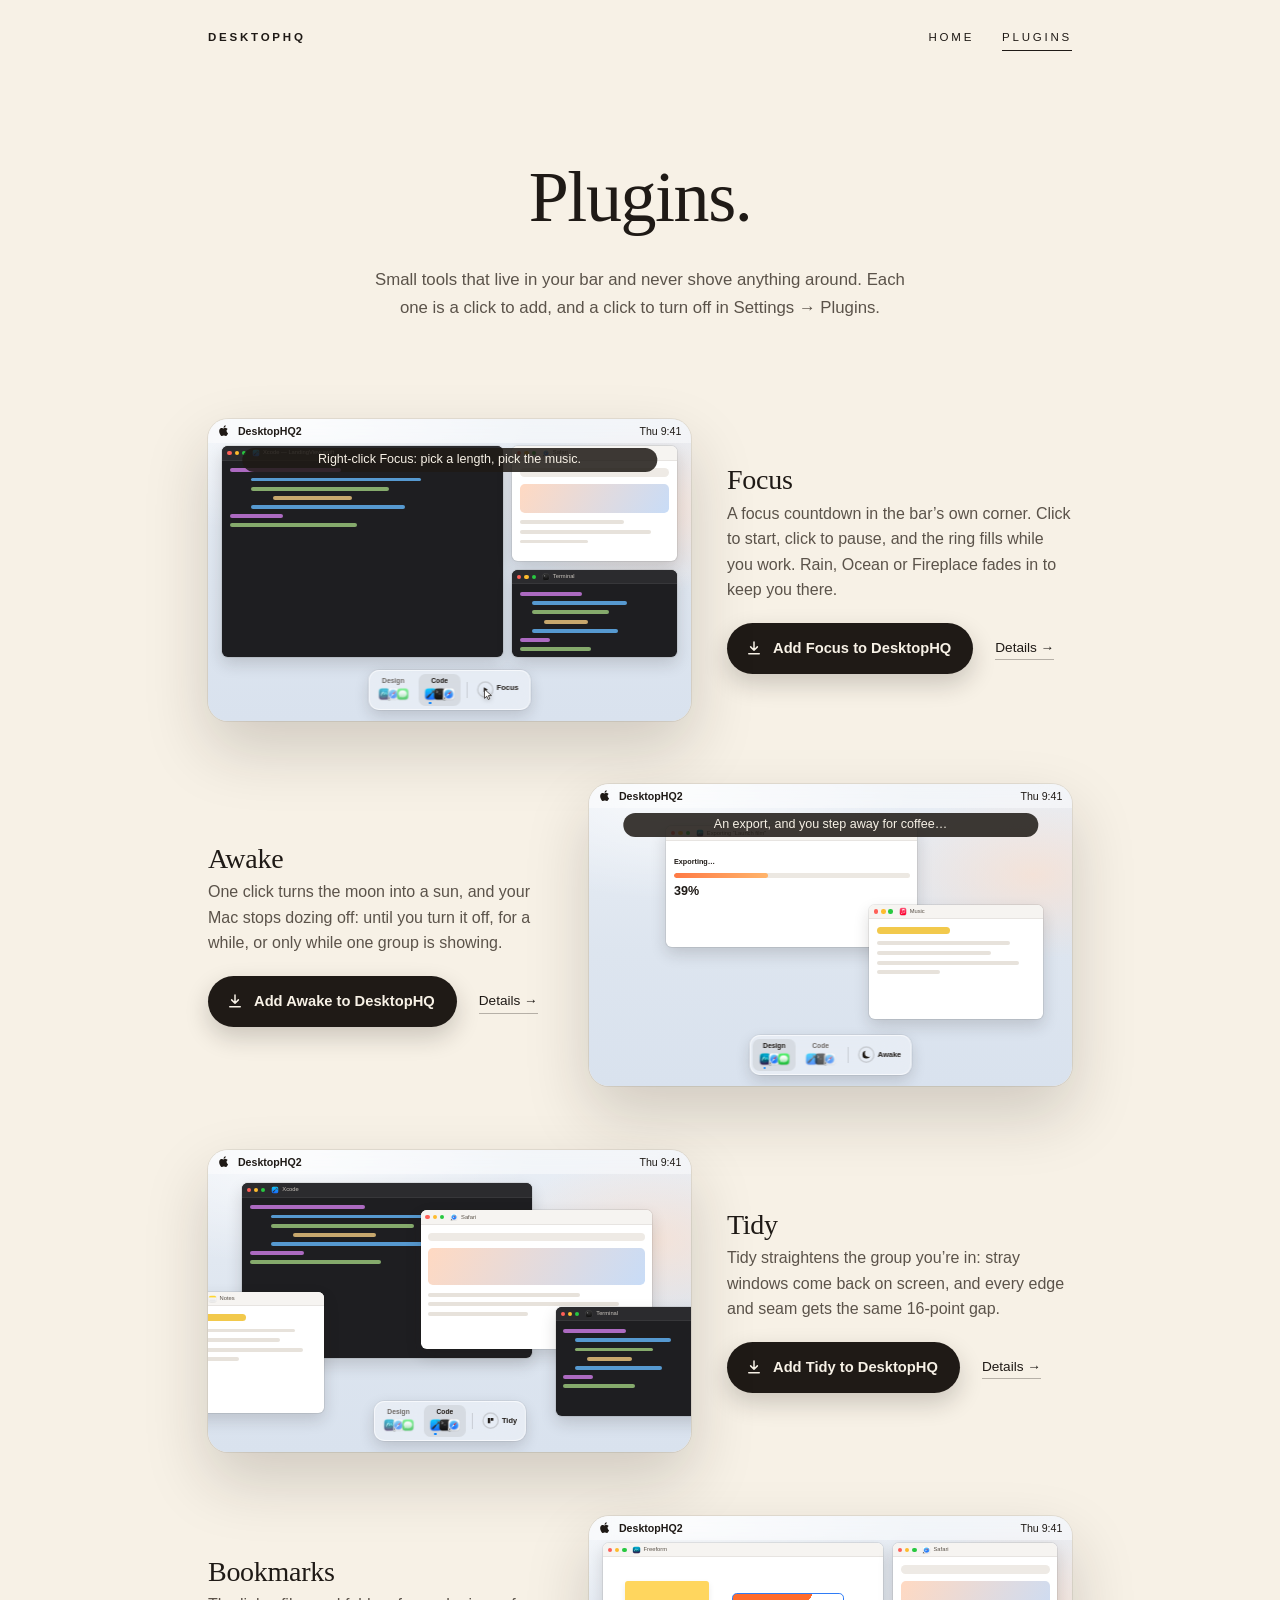
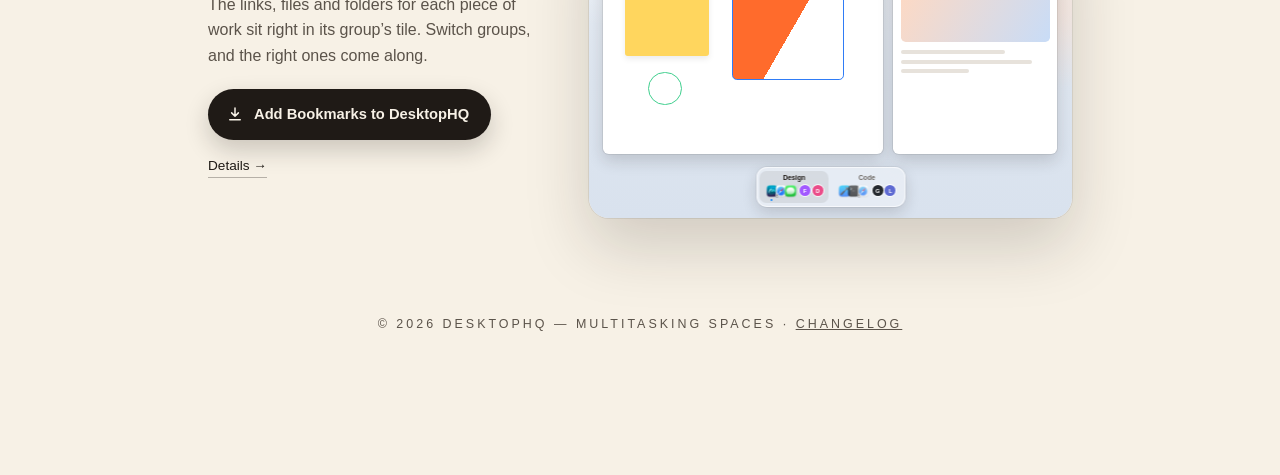
<file: plugins/index.html>
<!DOCTYPE html>
<html lang="en">
<head>
    <meta charset="UTF-8">
    <meta name="viewport" content="width=device-width, initial-scale=1.0">
    <title>Plugins – DesktopHQ</title>
    <meta name="description" content="Small tools for the DesktopHQ bar: Focus, Awake, Tidy and Bookmarks. Add one in a click.">
    <link rel="icon" href="data:image/svg+xml,%3Csvg xmlns='http://www.w3.org/2000/svg' viewBox='0 0 64 64'%3E%3Crect width='64' height='64' rx='14' fill='%231f1a16'/%3E%3Ctext x='32' y='44' font-family='Times New Roman,serif' font-size='38' fill='%23f7f1e6' text-anchor='middle'%3ED%3C/text%3E%3C/svg%3E">
    <link rel="stylesheet" href="../assets/site.css">
    <link rel="stylesheet" href="../assets/plugins.css">
    <link rel="stylesheet" href="../assets/stories.css">
</head>
<body>
    <nav class="site-nav">
        <a class="site-nav__brand" href="../">DesktopHQ</a>
        <div class="site-nav__links">
            <a href="../">Home</a>
            <a href="../plugins/" aria-current="page">Plugins</a>
        </div>
    </nav>

    <main>
        <section class="page-heading">
            <h1 class="page-heading__title">Plugins.</h1>
            <p class="page-heading__subtitle">Small tools that live in your bar and never shove anything around. Each one is a click to add, and a click to turn off in Settings → Plugins.</p>
        </section>

        <section class="pp-list">
            <article class="pp-card">
                <div class="st-solo" data-story="focus" data-root="../" role="img" aria-label="Focus at work in the bar"></div>
                <div class="pp-card__copy">
                    <h2 class="pl-card__name"><a href="focus/">Focus</a></h2>
                    <p>A focus countdown in the bar’s own corner. Click to start, click to pause, and the ring fills while you work. Rain, Ocean or Fireplace fades in to keep you there.</p>
                    <div class="st-ctas"><button class="st-install" type="button" data-install="dev.desktophq2.focus" data-name="Focus"><svg viewBox="0 0 24 24" aria-hidden="true"><path d="M12 4v11m0 0l-4.5-4.5M12 15l4.5-4.5M5 19.5h14" fill="none" stroke="currentColor" stroke-width="2" stroke-linecap="round" stroke-linejoin="round"/></svg>Add Focus to DesktopHQ</button><a class="st-more" href="focus/">Details →</a></div>
                </div>
            </article>
            <article class="pp-card">
                <div class="st-solo" data-story="awake" data-root="../" role="img" aria-label="Awake at work in the bar"></div>
                <div class="pp-card__copy">
                    <h2 class="pl-card__name"><a href="awake/">Awake</a></h2>
                    <p>One click turns the moon into a sun, and your Mac stops dozing off: until you turn it off, for a while, or only while one group is showing.</p>
                    <div class="st-ctas"><button class="st-install" type="button" data-install="dev.desktophq2.awake" data-name="Awake"><svg viewBox="0 0 24 24" aria-hidden="true"><path d="M12 4v11m0 0l-4.5-4.5M12 15l4.5-4.5M5 19.5h14" fill="none" stroke="currentColor" stroke-width="2" stroke-linecap="round" stroke-linejoin="round"/></svg>Add Awake to DesktopHQ</button><a class="st-more" href="awake/">Details →</a></div>
                </div>
            </article>
            <article class="pp-card">
                <div class="st-solo" data-story="tidy" data-root="../" role="img" aria-label="Tidy at work in the bar"></div>
                <div class="pp-card__copy">
                    <h2 class="pl-card__name"><a href="tidy/">Tidy</a></h2>
                    <p>Tidy straightens the group you’re in: stray windows come back on screen, and every edge and seam gets the same 16-point gap.</p>
                    <div class="st-ctas"><button class="st-install" type="button" data-install="dev.desktophq2.tidy" data-name="Tidy"><svg viewBox="0 0 24 24" aria-hidden="true"><path d="M12 4v11m0 0l-4.5-4.5M12 15l4.5-4.5M5 19.5h14" fill="none" stroke="currentColor" stroke-width="2" stroke-linecap="round" stroke-linejoin="round"/></svg>Add Tidy to DesktopHQ</button><a class="st-more" href="tidy/">Details →</a></div>
                </div>
            </article>
            <article class="pp-card">
                <div class="st-solo" data-story="bookmarks" data-root="../" role="img" aria-label="Bookmarks at work in the bar"></div>
                <div class="pp-card__copy">
                    <h2 class="pl-card__name"><a href="bookmarks/">Bookmarks</a></h2>
                    <p>The links, files and folders for each piece of work sit right in its group’s tile. Switch groups, and the right ones come along.</p>
                    <div class="st-ctas"><button class="st-install" type="button" data-install="dev.desktophq2.bookmarks" data-name="Bookmarks"><svg viewBox="0 0 24 24" aria-hidden="true"><path d="M12 4v11m0 0l-4.5-4.5M12 15l4.5-4.5M5 19.5h14" fill="none" stroke="currentColor" stroke-width="2" stroke-linecap="round" stroke-linejoin="round"/></svg>Add Bookmarks to DesktopHQ</button><a class="st-more" href="bookmarks/">Details →</a></div>
                </div>
            </article>
        </section>

        <footer>© 2026 DesktopHQ — Multitasking Spaces · <a href="../changelog/">Changelog</a></footer>
    </main>
    <script src="../assets/plugins.js" defer></script>
    <script src="../assets/stories.js" defer></script>
    <script src="../assets/install.js" defer></script>
</body>
</html>
</file>
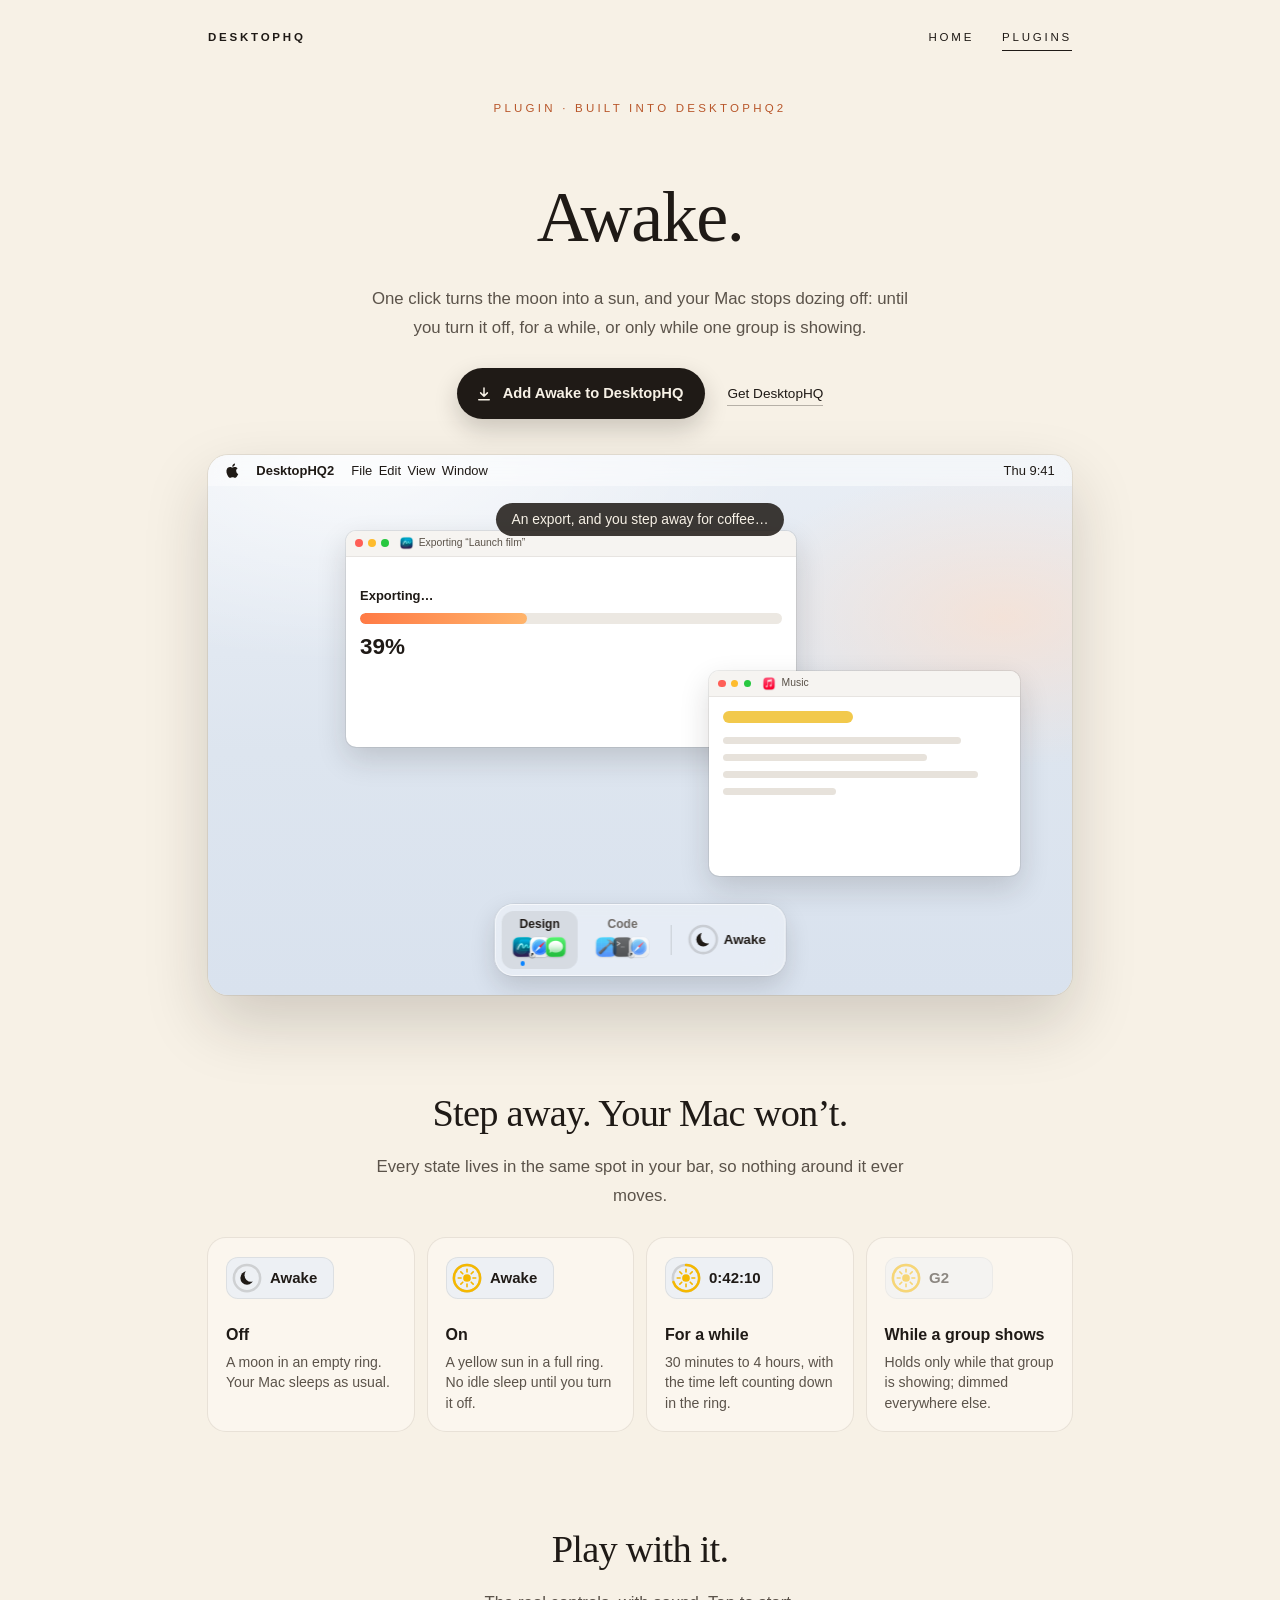
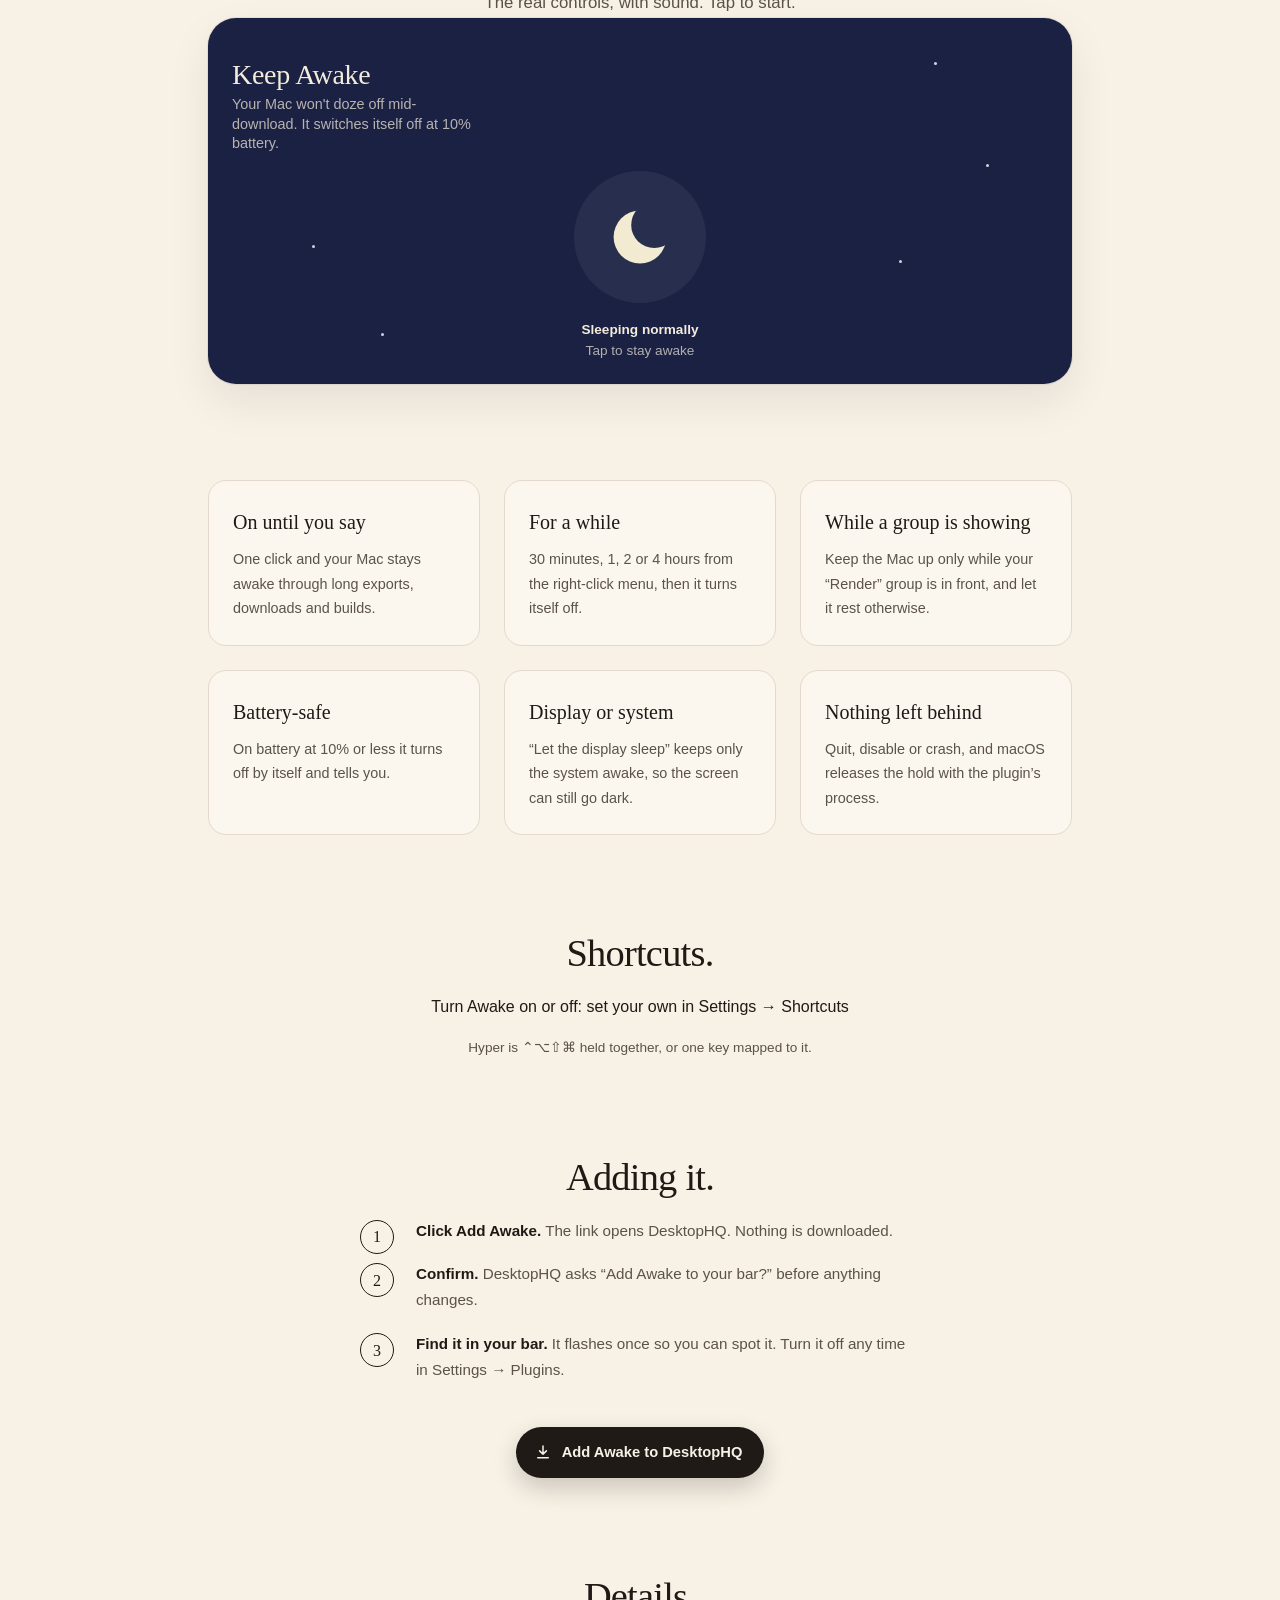
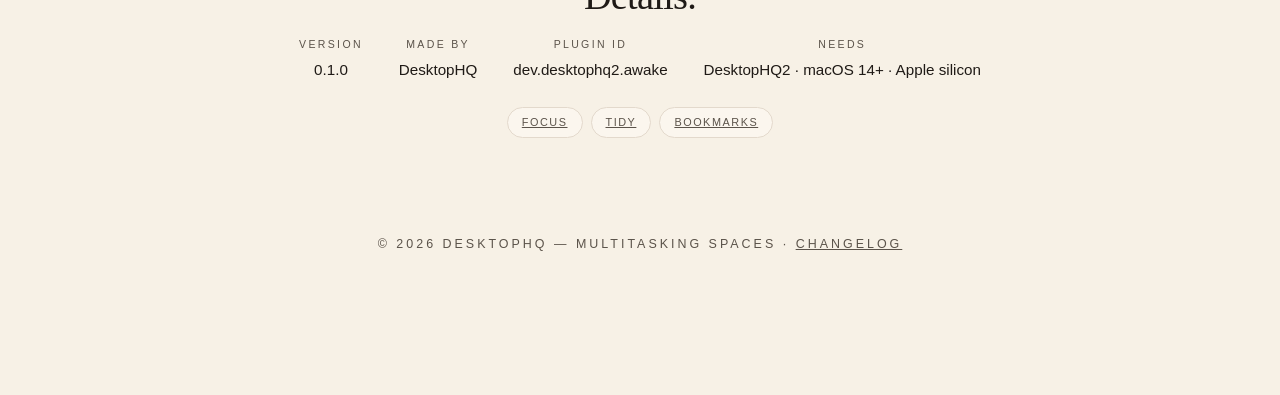
<file: plugins/awake/index.html>
<!DOCTYPE html>
<html lang="en">
<head>
    <meta charset="UTF-8">
    <meta name="viewport" content="width=device-width, initial-scale=1.0">
    <title>Awake – DesktopHQ Plugins</title>
    <meta name="description" content="Awake for DesktopHQ: One click turns the moon into a sun, and your Mac stops dozing off: until you turn it off, for a while, or only while one group is showing.">
    <link rel="icon" href="data:image/svg+xml,%3Csvg xmlns='http://www.w3.org/2000/svg' viewBox='0 0 64 64'%3E%3Crect width='64' height='64' rx='14' fill='%231f1a16'/%3E%3Ctext x='32' y='44' font-family='Times New Roman,serif' font-size='38' fill='%23f7f1e6' text-anchor='middle'%3ED%3C/text%3E%3C/svg%3E">
    <link rel="stylesheet" href="../../assets/site.css">
    <link rel="stylesheet" href="../../assets/plugins.css">
    <link rel="stylesheet" href="../../assets/stories.css">
</head>
<body>
    <nav class="site-nav">
        <a class="site-nav__brand" href="../../">DesktopHQ</a>
        <div class="site-nav__links">
            <a href="../../">Home</a>
            <a href="../../plugins/" aria-current="page">Plugins</a>
        </div>
    </nav>

    <main>
        <section class="pp-hero">
            <p class="st-eyebrow">Plugin · built into DesktopHQ2</p>
            <h1 class="page-heading__title">Awake.</h1>
            <p class="page-heading__subtitle">One click turns the moon into a sun, and your Mac stops dozing off: until you turn it off, for a while, or only while one group is showing.</p>
            <div class="pp-hero__ctas">
                <button class="st-install" type="button" data-install="dev.desktophq2.awake" data-name="Awake"><svg viewBox="0 0 24 24" aria-hidden="true"><path d="M12 4v11m0 0l-4.5-4.5M12 15l4.5-4.5M5 19.5h14" fill="none" stroke="currentColor" stroke-width="2" stroke-linecap="round" stroke-linejoin="round"/></svg>Add Awake to DesktopHQ</button>
                <a class="st-more" href="../../#download">Get DesktopHQ</a>
            </div>
            <div class="st-solo" data-story="awake" data-root="../../" role="img" aria-label="Awake at work in the DesktopHQ bar. Tap to try it."></div>
        </section>

        <section class="page-heading">
            <h2 class="section-heading">Step away. Your Mac won’t.</h2>
            <p class="page-heading__subtitle">Every state lives in the same spot in your bar, so nothing around it ever moves.</p>
            <div class="pp-states">
                <div class="pp-state">
                    <div class="pp-state__bar"><span class="pp-pill" data-kind="awake" data-state="off"></span></div>
                    <h3>Off</h3>
                    <p>A moon in an empty ring. Your Mac sleeps as usual.</p>
                </div>
                <div class="pp-state">
                    <div class="pp-state__bar"><span class="pp-pill" data-kind="awake" data-state="on"></span></div>
                    <h3>On</h3>
                    <p>A yellow sun in a full ring. No idle sleep until you turn it off.</p>
                </div>
                <div class="pp-state">
                    <div class="pp-state__bar"><span class="pp-pill" data-kind="awake" data-state="while"></span></div>
                    <h3>For a while</h3>
                    <p>30 minutes to 4 hours, with the time left counting down in the ring.</p>
                </div>
                <div class="pp-state">
                    <div class="pp-state__bar"><span class="pp-pill" data-kind="awake" data-state="group"></span></div>
                    <h3>While a group shows</h3>
                    <p>Holds only while that group is showing; dimmed everywhere else.</p>
                </div>
            </div>
        </section>

        <section class="page-heading">
            <h2 class="section-heading">Play with it.</h2>
            <p class="page-heading__subtitle">The real controls, with sound. Tap to start.</p>
            <div class="pl-showcase" data-root="../../" data-cards="awake" data-no-index></div>
        </section>

        <section>
            <div class="feature-grid">
                <div class="feature">
                    <h3>On until you say</h3>
                    <p>One click and your Mac stays awake through long exports, downloads and builds.</p>
                </div>
                <div class="feature">
                    <h3>For a while</h3>
                    <p>30 minutes, 1, 2 or 4 hours from the right-click menu, then it turns itself off.</p>
                </div>
                <div class="feature">
                    <h3>While a group is showing</h3>
                    <p>Keep the Mac up only while your “Render” group is in front, and let it rest otherwise.</p>
                </div>
                <div class="feature">
                    <h3>Battery-safe</h3>
                    <p>On battery at 10% or less it turns off by itself and tells you.</p>
                </div>
                <div class="feature">
                    <h3>Display or system</h3>
                    <p>“Let the display sleep” keeps only the system awake, so the screen can still go dark.</p>
                </div>
                <div class="feature">
                    <h3>Nothing left behind</h3>
                    <p>Quit, disable or crash, and macOS releases the hold with the plugin’s process.</p>
                </div>
            </div>
        </section>

        <section class="page-heading">
            <h2 class="section-heading">Shortcuts.</h2>
            <ul class="pp-keys">
                <li>Turn Awake on or off: set your own in Settings → Shortcuts</li>
            </ul>
            <p class="button-hint">Hyper is ⌃⌥⇧⌘ held together, or one key mapped to it.</p>
        </section>

        <section class="page-heading">
            <h2 class="section-heading">Adding it.</h2>
            <ol class="steps">
                <li><strong>Click Add Awake.</strong> The link opens DesktopHQ. Nothing is downloaded.</li>
                <li><strong>Confirm.</strong> DesktopHQ asks “Add Awake to your bar?” before anything changes.</li>
                <li><strong>Find it in your bar.</strong> It flashes once so you can spot it. Turn it off any time in Settings → Plugins.</li>
            </ol>
            <div class="pp-hero__ctas"><button class="st-install" type="button" data-install="dev.desktophq2.awake" data-name="Awake"><svg viewBox="0 0 24 24" aria-hidden="true"><path d="M12 4v11m0 0l-4.5-4.5M12 15l4.5-4.5M5 19.5h14" fill="none" stroke="currentColor" stroke-width="2" stroke-linecap="round" stroke-linejoin="round"/></svg>Add Awake to DesktopHQ</button></div>
        </section>

        <section class="page-heading">
            <h2 class="section-heading">Details.</h2>
            <ul class="meta-list">
                <li><span class="label">Version</span><span class="value">0.1.0</span></li>
                <li><span class="label">Made by</span><span class="value">DesktopHQ</span></li>
                <li><span class="label">Plugin ID</span><span class="value">dev.desktophq2.awake</span></li>
                <li><span class="label">Needs</span><span class="value">DesktopHQ2 · macOS 14+ · Apple silicon</span></li>
            </ul>
            <div class="chips">
                <a class="chip" href="../focus/">Focus</a>
                <a class="chip" href="../tidy/">Tidy</a>
                <a class="chip" href="../bookmarks/">Bookmarks</a>
            </div>
        </section>

        <footer>© 2026 DesktopHQ — Multitasking Spaces · <a href="../../changelog/">Changelog</a></footer>
    </main>
    <script src="../../assets/plugins.js" defer></script>
    <script src="../../assets/stories.js" defer></script>
    <script src="../../assets/install.js" defer></script>
</body>
</html>
</file>
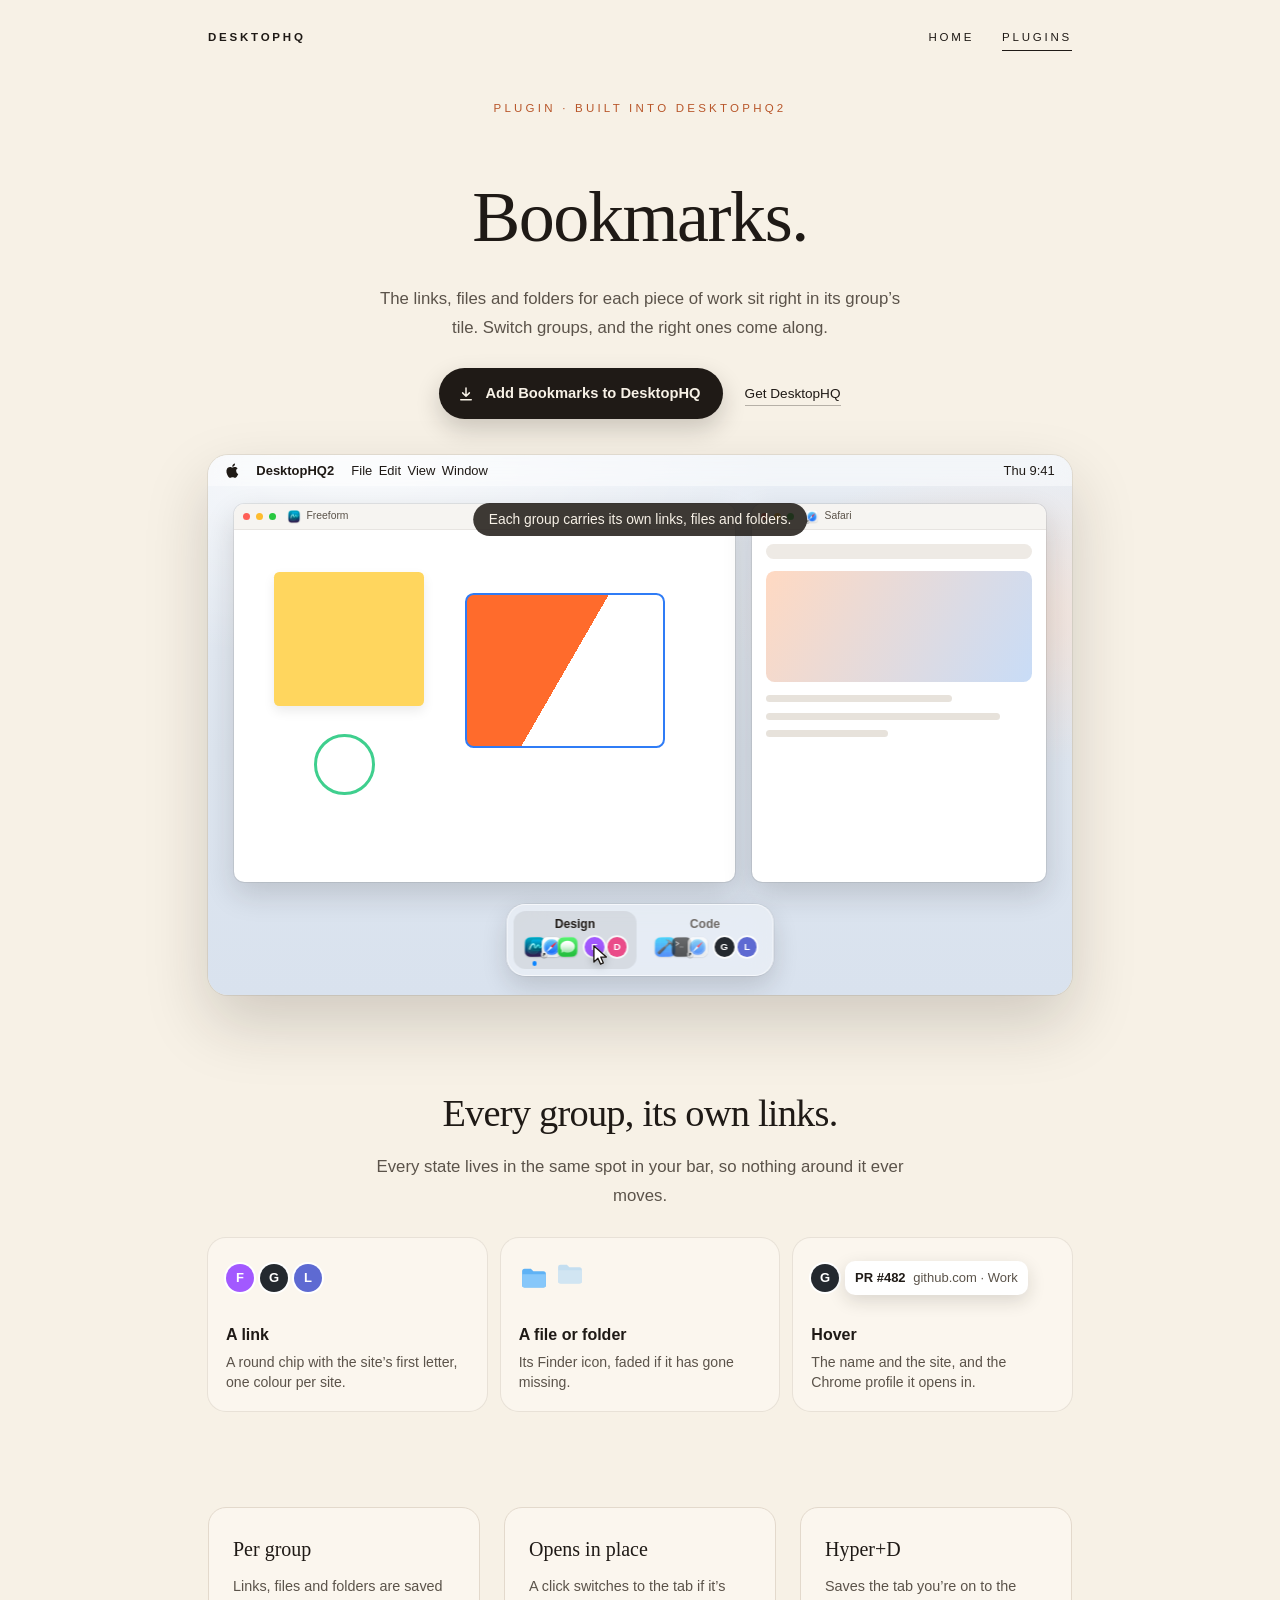
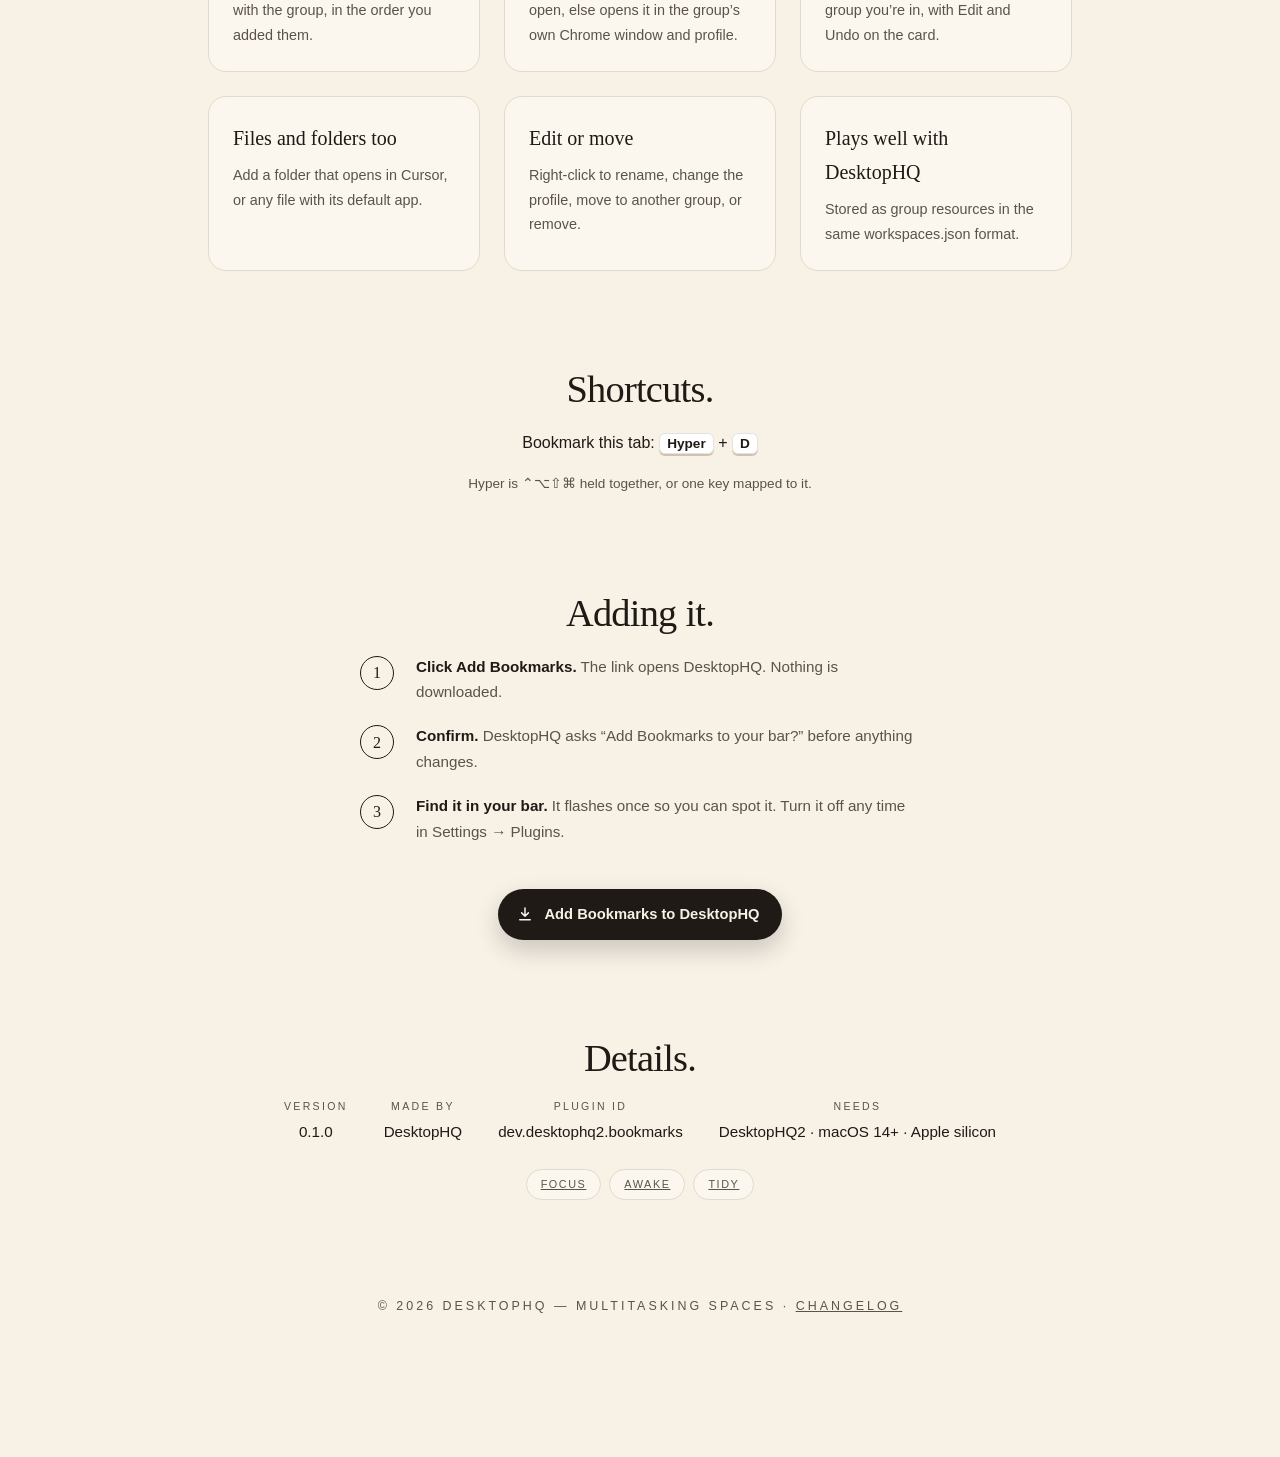
<file: plugins/bookmarks/index.html>
<!DOCTYPE html>
<html lang="en">
<head>
    <meta charset="UTF-8">
    <meta name="viewport" content="width=device-width, initial-scale=1.0">
    <title>Bookmarks – DesktopHQ Plugins</title>
    <meta name="description" content="Bookmarks for DesktopHQ: The links, files and folders for each piece of work sit right in its group’s tile. Switch groups, and the right ones come along.">
    <link rel="icon" href="data:image/svg+xml,%3Csvg xmlns='http://www.w3.org/2000/svg' viewBox='0 0 64 64'%3E%3Crect width='64' height='64' rx='14' fill='%231f1a16'/%3E%3Ctext x='32' y='44' font-family='Times New Roman,serif' font-size='38' fill='%23f7f1e6' text-anchor='middle'%3ED%3C/text%3E%3C/svg%3E">
    <link rel="stylesheet" href="../../assets/site.css">
    <link rel="stylesheet" href="../../assets/plugins.css">
    <link rel="stylesheet" href="../../assets/stories.css">
</head>
<body>
    <nav class="site-nav">
        <a class="site-nav__brand" href="../../">DesktopHQ</a>
        <div class="site-nav__links">
            <a href="../../">Home</a>
            <a href="../../plugins/" aria-current="page">Plugins</a>
        </div>
    </nav>

    <main>
        <section class="pp-hero">
            <p class="st-eyebrow">Plugin · built into DesktopHQ2</p>
            <h1 class="page-heading__title">Bookmarks.</h1>
            <p class="page-heading__subtitle">The links, files and folders for each piece of work sit right in its group’s tile. Switch groups, and the right ones come along.</p>
            <div class="pp-hero__ctas">
                <button class="st-install" type="button" data-install="dev.desktophq2.bookmarks" data-name="Bookmarks"><svg viewBox="0 0 24 24" aria-hidden="true"><path d="M12 4v11m0 0l-4.5-4.5M12 15l4.5-4.5M5 19.5h14" fill="none" stroke="currentColor" stroke-width="2" stroke-linecap="round" stroke-linejoin="round"/></svg>Add Bookmarks to DesktopHQ</button>
                <a class="st-more" href="../../#download">Get DesktopHQ</a>
            </div>
            <div class="st-solo" data-story="bookmarks" data-root="../../" role="img" aria-label="Bookmarks at work in the DesktopHQ bar. Tap to try it."></div>
        </section>

        <section class="page-heading">
            <h2 class="section-heading">Every group, its own links.</h2>
            <p class="page-heading__subtitle">Every state lives in the same spot in your bar, so nothing around it ever moves.</p>
            <div class="pp-states">
                <div class="pp-state">
                    <div class="pp-state__bar"><span class="pp-pill" data-kind="bookmarks" data-state="link"></span></div>
                    <h3>A link</h3>
                    <p>A round chip with the site’s first letter, one colour per site.</p>
                </div>
                <div class="pp-state">
                    <div class="pp-state__bar"><span class="pp-pill" data-kind="bookmarks" data-state="file"></span></div>
                    <h3>A file or folder</h3>
                    <p>Its Finder icon, faded if it has gone missing.</p>
                </div>
                <div class="pp-state">
                    <div class="pp-state__bar"><span class="pp-pill" data-kind="bookmarks" data-state="hover"></span></div>
                    <h3>Hover</h3>
                    <p>The name and the site, and the Chrome profile it opens in.</p>
                </div>
            </div>
        </section>

        <section>
            <div class="feature-grid">
                <div class="feature">
                    <h3>Per group</h3>
                    <p>Links, files and folders are saved with the group, in the order you added them.</p>
                </div>
                <div class="feature">
                    <h3>Opens in place</h3>
                    <p>A click switches to the tab if it’s open, else opens it in the group’s own Chrome window and profile.</p>
                </div>
                <div class="feature">
                    <h3>Hyper+D</h3>
                    <p>Saves the tab you’re on to the group you’re in, with Edit and Undo on the card.</p>
                </div>
                <div class="feature">
                    <h3>Files and folders too</h3>
                    <p>Add a folder that opens in Cursor, or any file with its default app.</p>
                </div>
                <div class="feature">
                    <h3>Edit or move</h3>
                    <p>Right-click to rename, change the profile, move to another group, or remove.</p>
                </div>
                <div class="feature">
                    <h3>Plays well with DesktopHQ</h3>
                    <p>Stored as group resources in the same workspaces.json format.</p>
                </div>
            </div>
        </section>

        <section class="page-heading">
            <h2 class="section-heading">Shortcuts.</h2>
            <ul class="pp-keys">
                <li>Bookmark this tab: <kbd>Hyper</kbd> + <kbd>D</kbd></li>
            </ul>
            <p class="button-hint">Hyper is ⌃⌥⇧⌘ held together, or one key mapped to it.</p>
        </section>

        <section class="page-heading">
            <h2 class="section-heading">Adding it.</h2>
            <ol class="steps">
                <li><strong>Click Add Bookmarks.</strong> The link opens DesktopHQ. Nothing is downloaded.</li>
                <li><strong>Confirm.</strong> DesktopHQ asks “Add Bookmarks to your bar?” before anything changes.</li>
                <li><strong>Find it in your bar.</strong> It flashes once so you can spot it. Turn it off any time in Settings → Plugins.</li>
            </ol>
            <div class="pp-hero__ctas"><button class="st-install" type="button" data-install="dev.desktophq2.bookmarks" data-name="Bookmarks"><svg viewBox="0 0 24 24" aria-hidden="true"><path d="M12 4v11m0 0l-4.5-4.5M12 15l4.5-4.5M5 19.5h14" fill="none" stroke="currentColor" stroke-width="2" stroke-linecap="round" stroke-linejoin="round"/></svg>Add Bookmarks to DesktopHQ</button></div>
        </section>

        <section class="page-heading">
            <h2 class="section-heading">Details.</h2>
            <ul class="meta-list">
                <li><span class="label">Version</span><span class="value">0.1.0</span></li>
                <li><span class="label">Made by</span><span class="value">DesktopHQ</span></li>
                <li><span class="label">Plugin ID</span><span class="value">dev.desktophq2.bookmarks</span></li>
                <li><span class="label">Needs</span><span class="value">DesktopHQ2 · macOS 14+ · Apple silicon</span></li>
            </ul>
            <div class="chips">
                <a class="chip" href="../focus/">Focus</a>
                <a class="chip" href="../awake/">Awake</a>
                <a class="chip" href="../tidy/">Tidy</a>
            </div>
        </section>

        <footer>© 2026 DesktopHQ — Multitasking Spaces · <a href="../../changelog/">Changelog</a></footer>
    </main>
    <script src="../../assets/plugins.js" defer></script>
    <script src="../../assets/stories.js" defer></script>
    <script src="../../assets/install.js" defer></script>
</body>
</html>
</file>
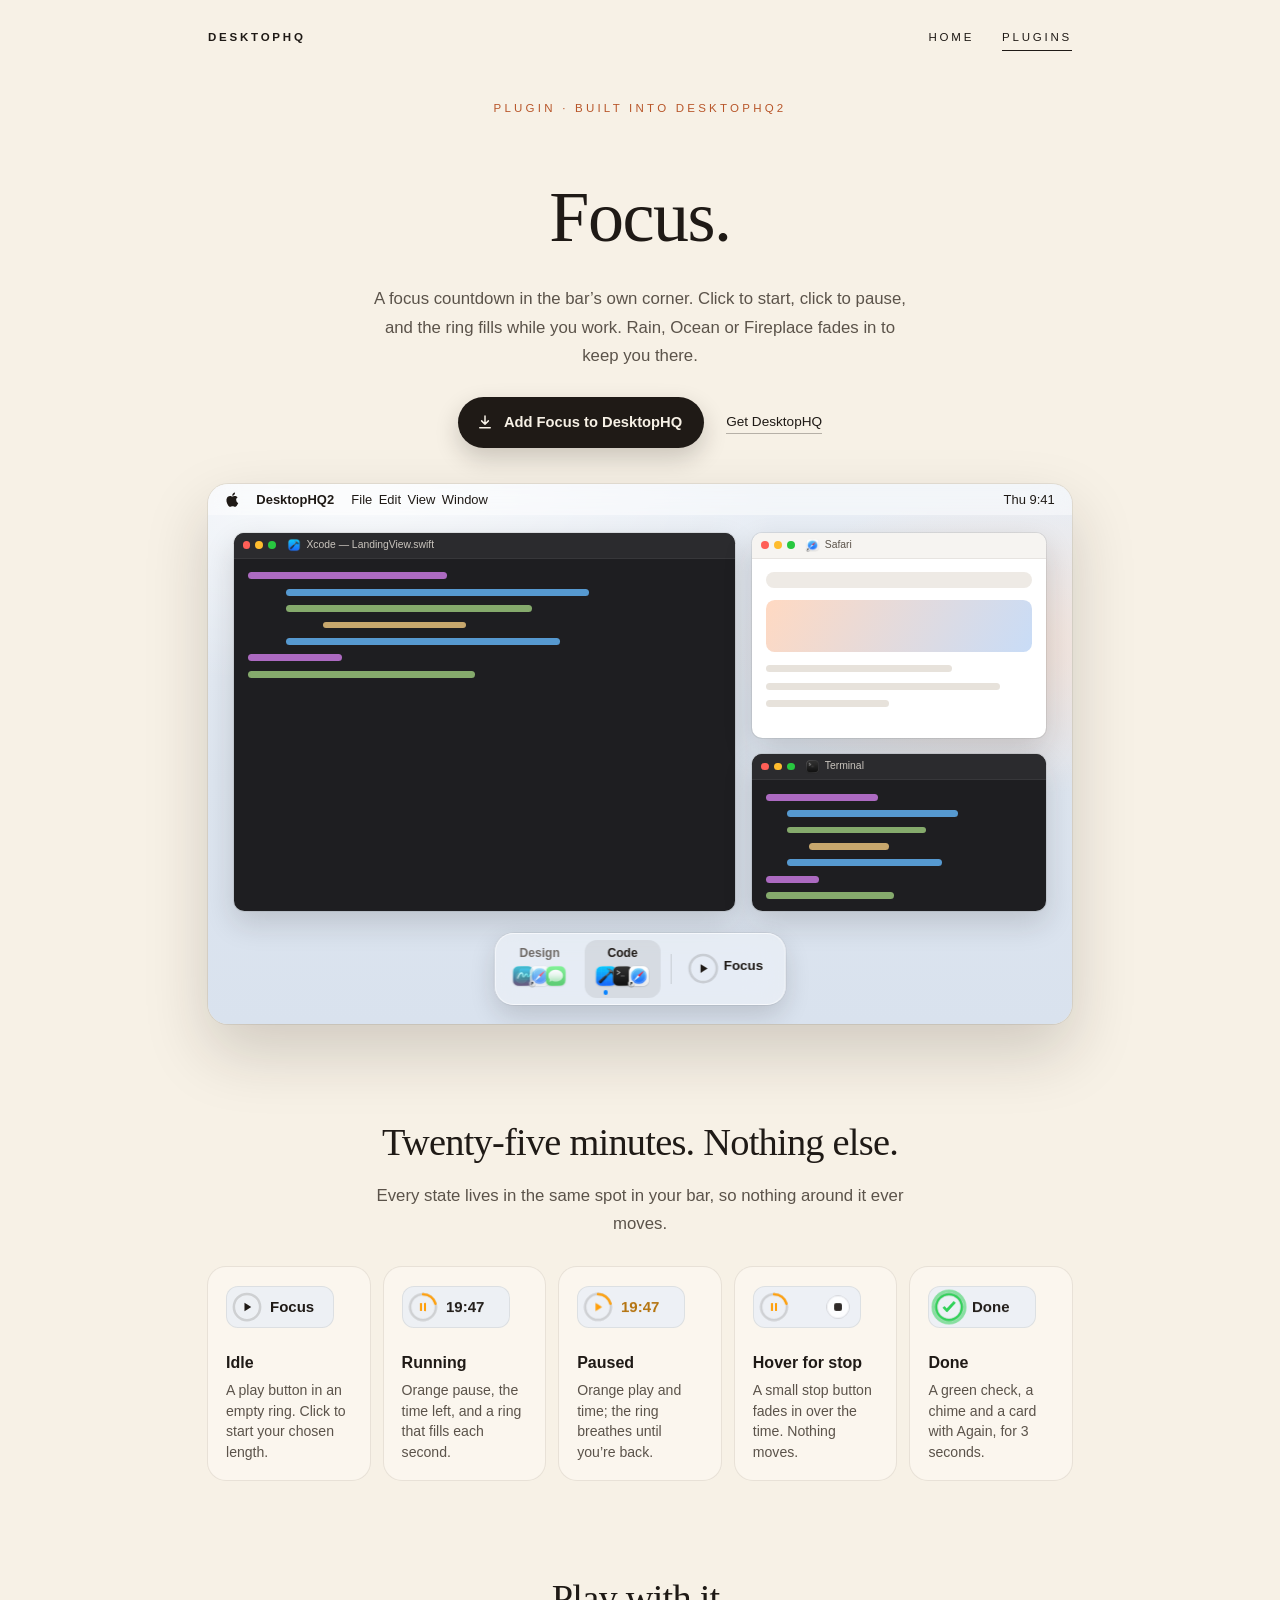
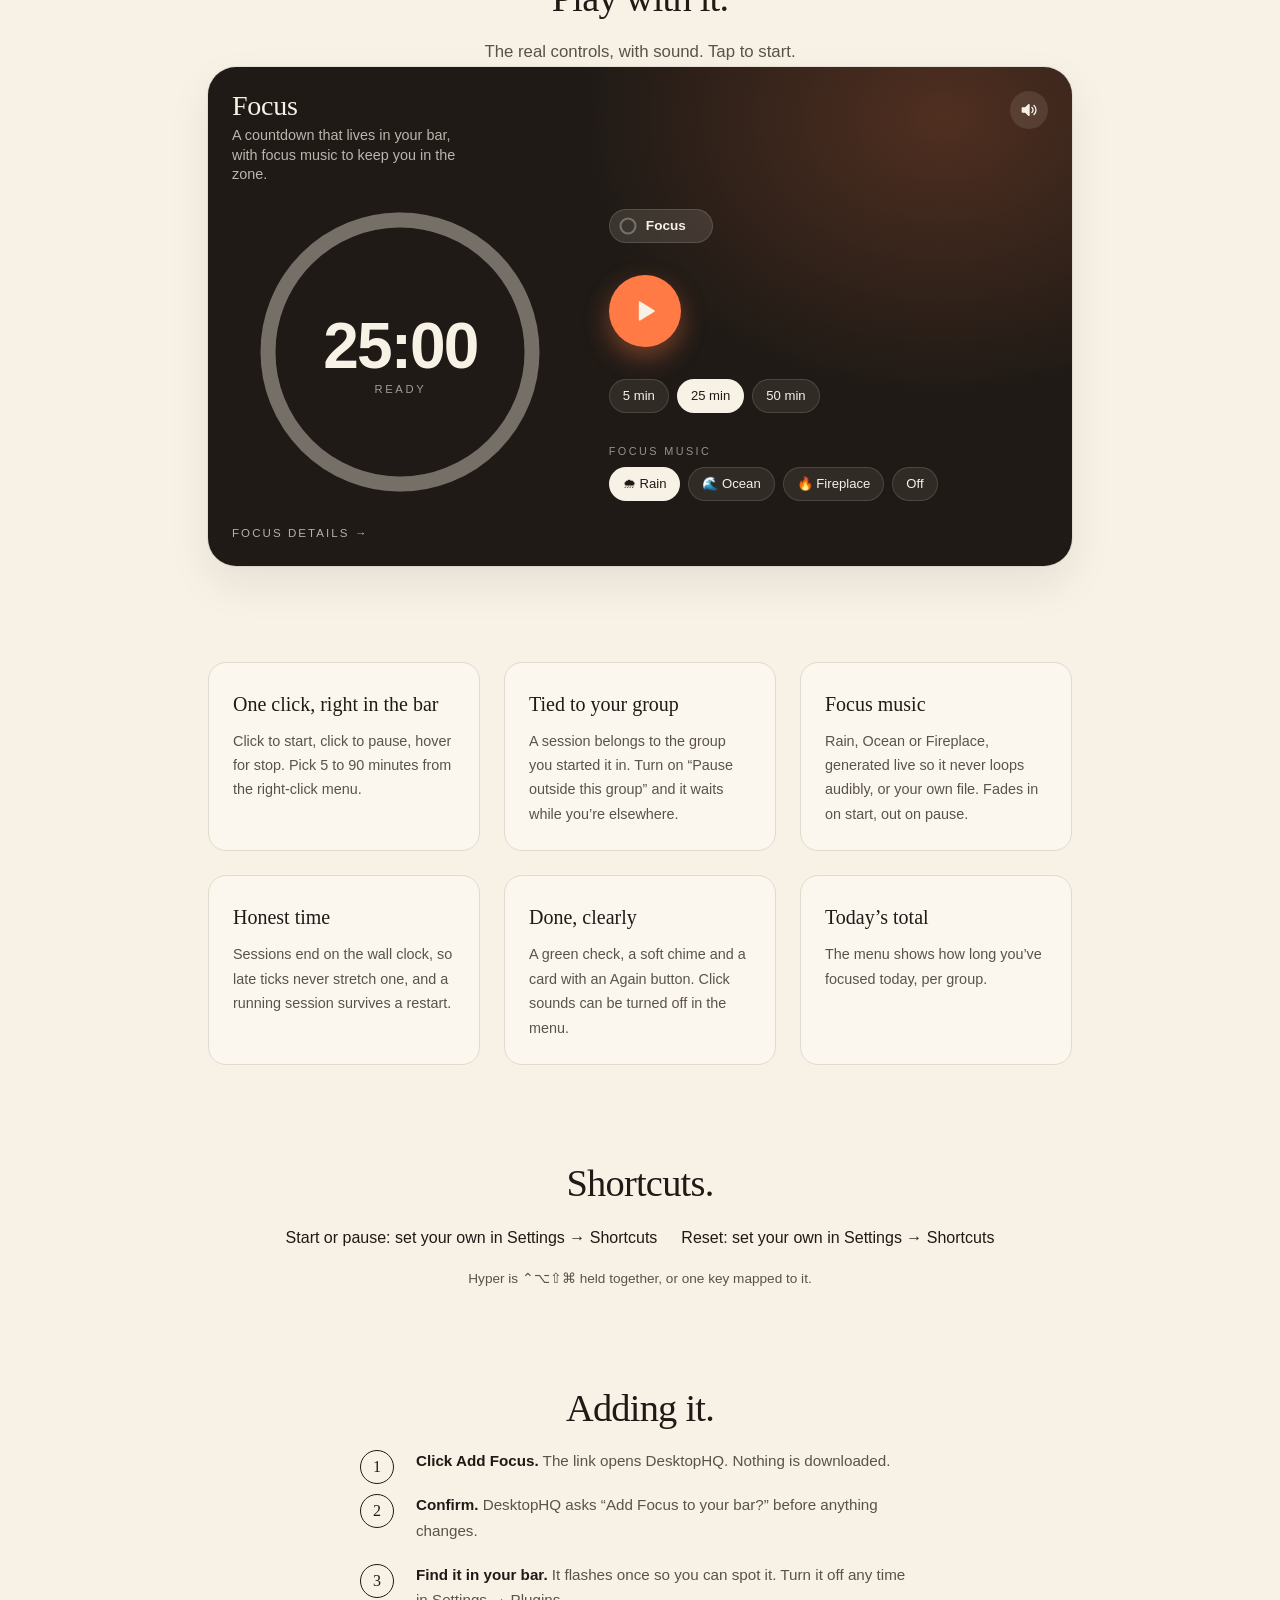
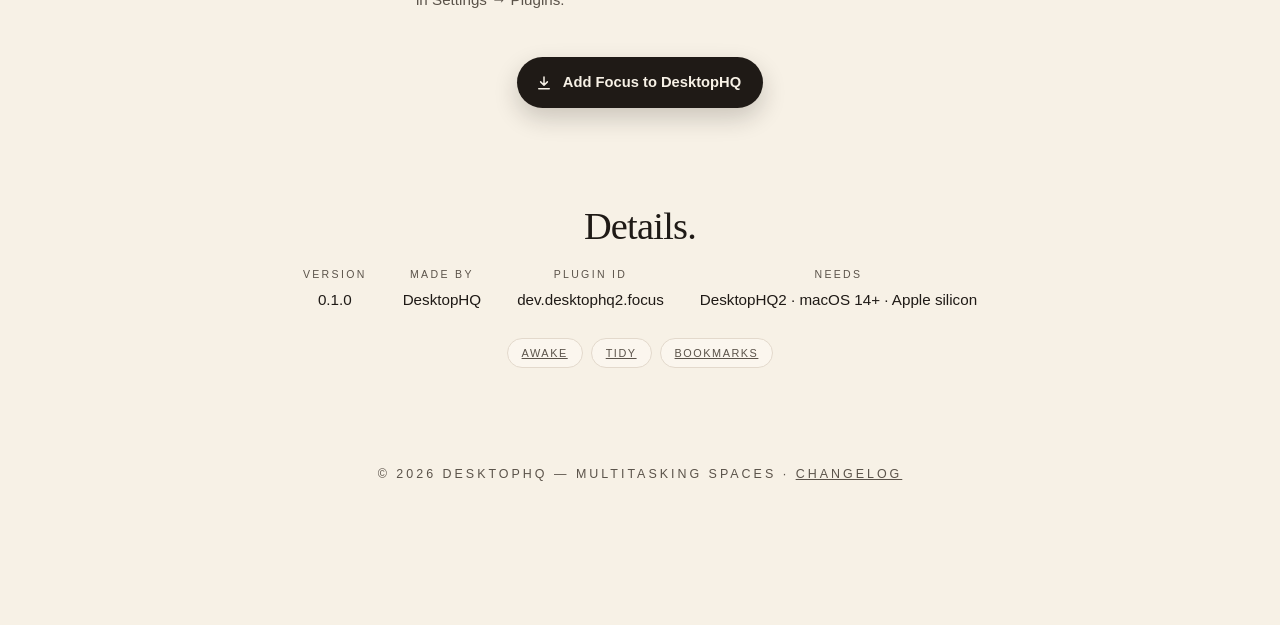
<file: plugins/focus-timer/index.html>
<!DOCTYPE html>
<html lang="en">
<head>
    <meta charset="UTF-8">
    <title>Focus – DesktopHQ Plugins</title>
    <meta http-equiv="refresh" content="0; url=../focus/">
    <link rel="canonical" href="../focus/">
</head>
<body>
    <p>Focus Timer is now <a href="../focus/">Focus</a>.</p>
</body>
</html>
</file>
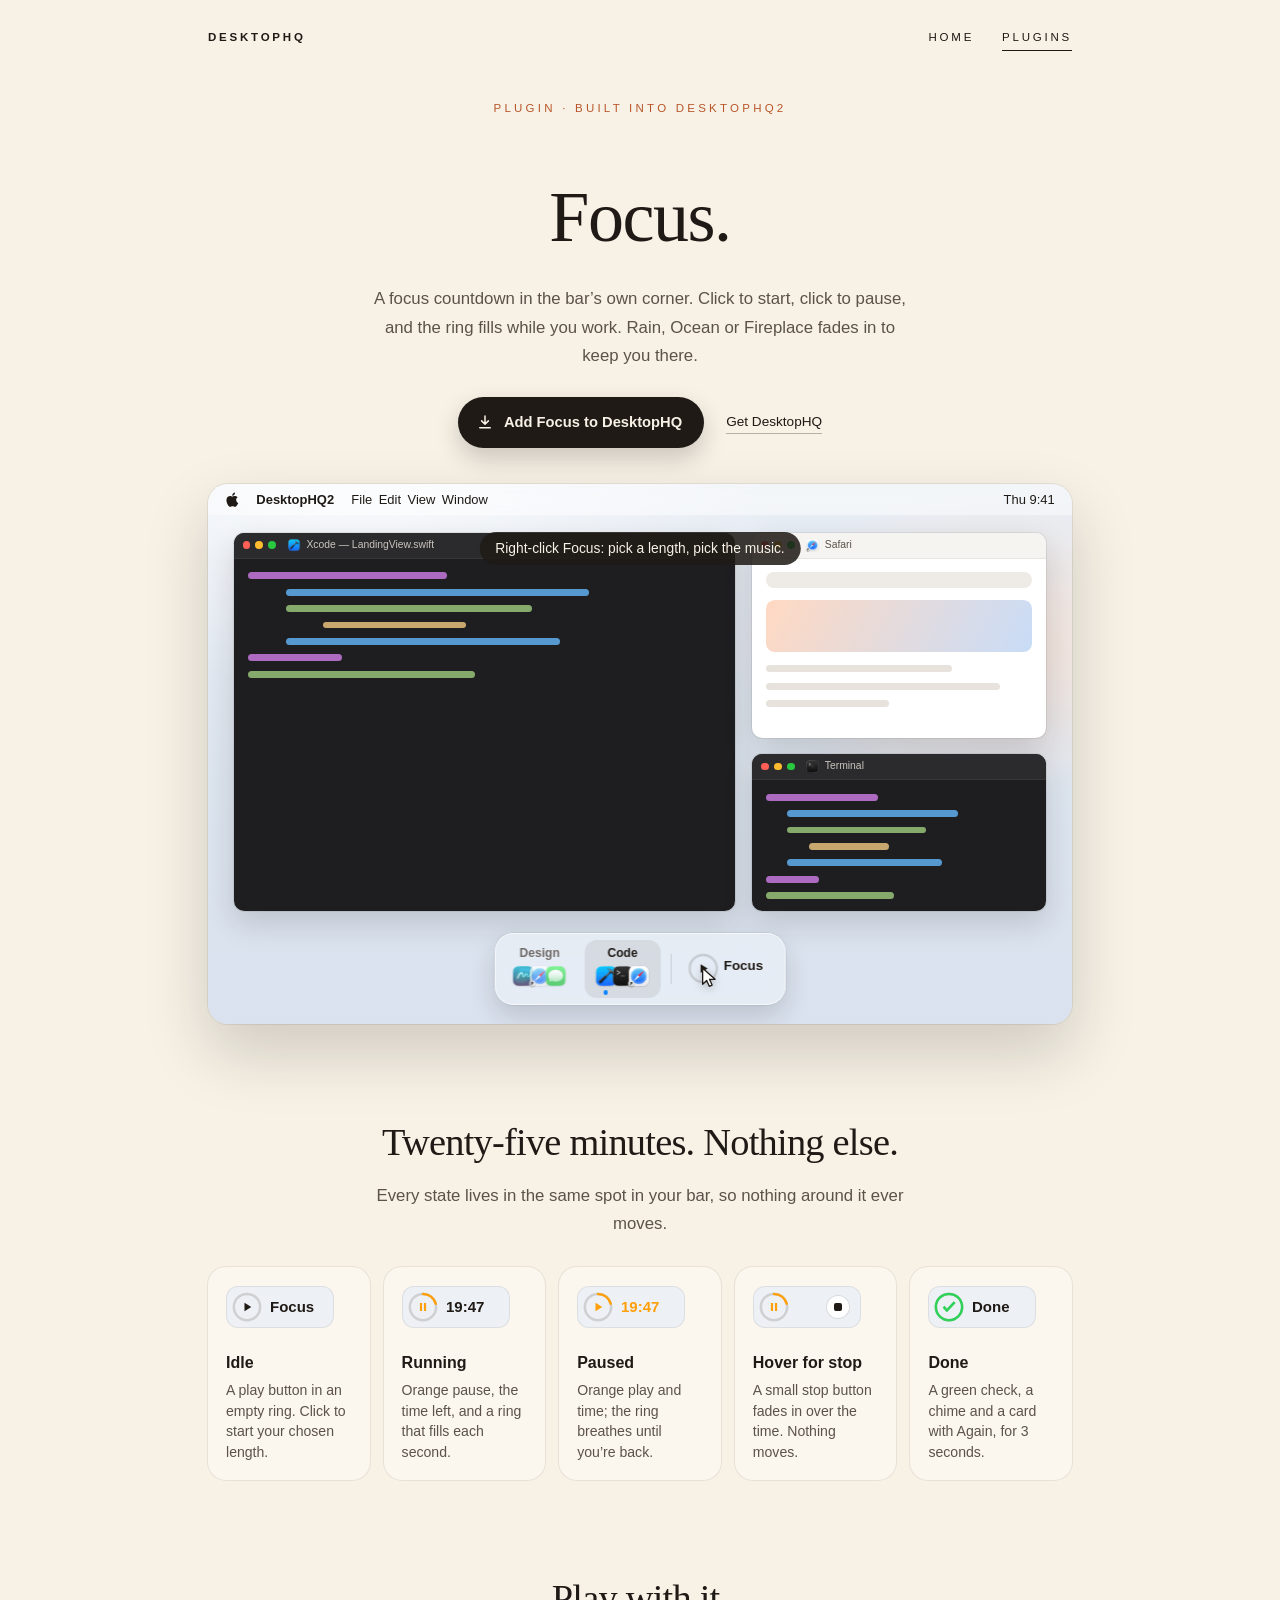
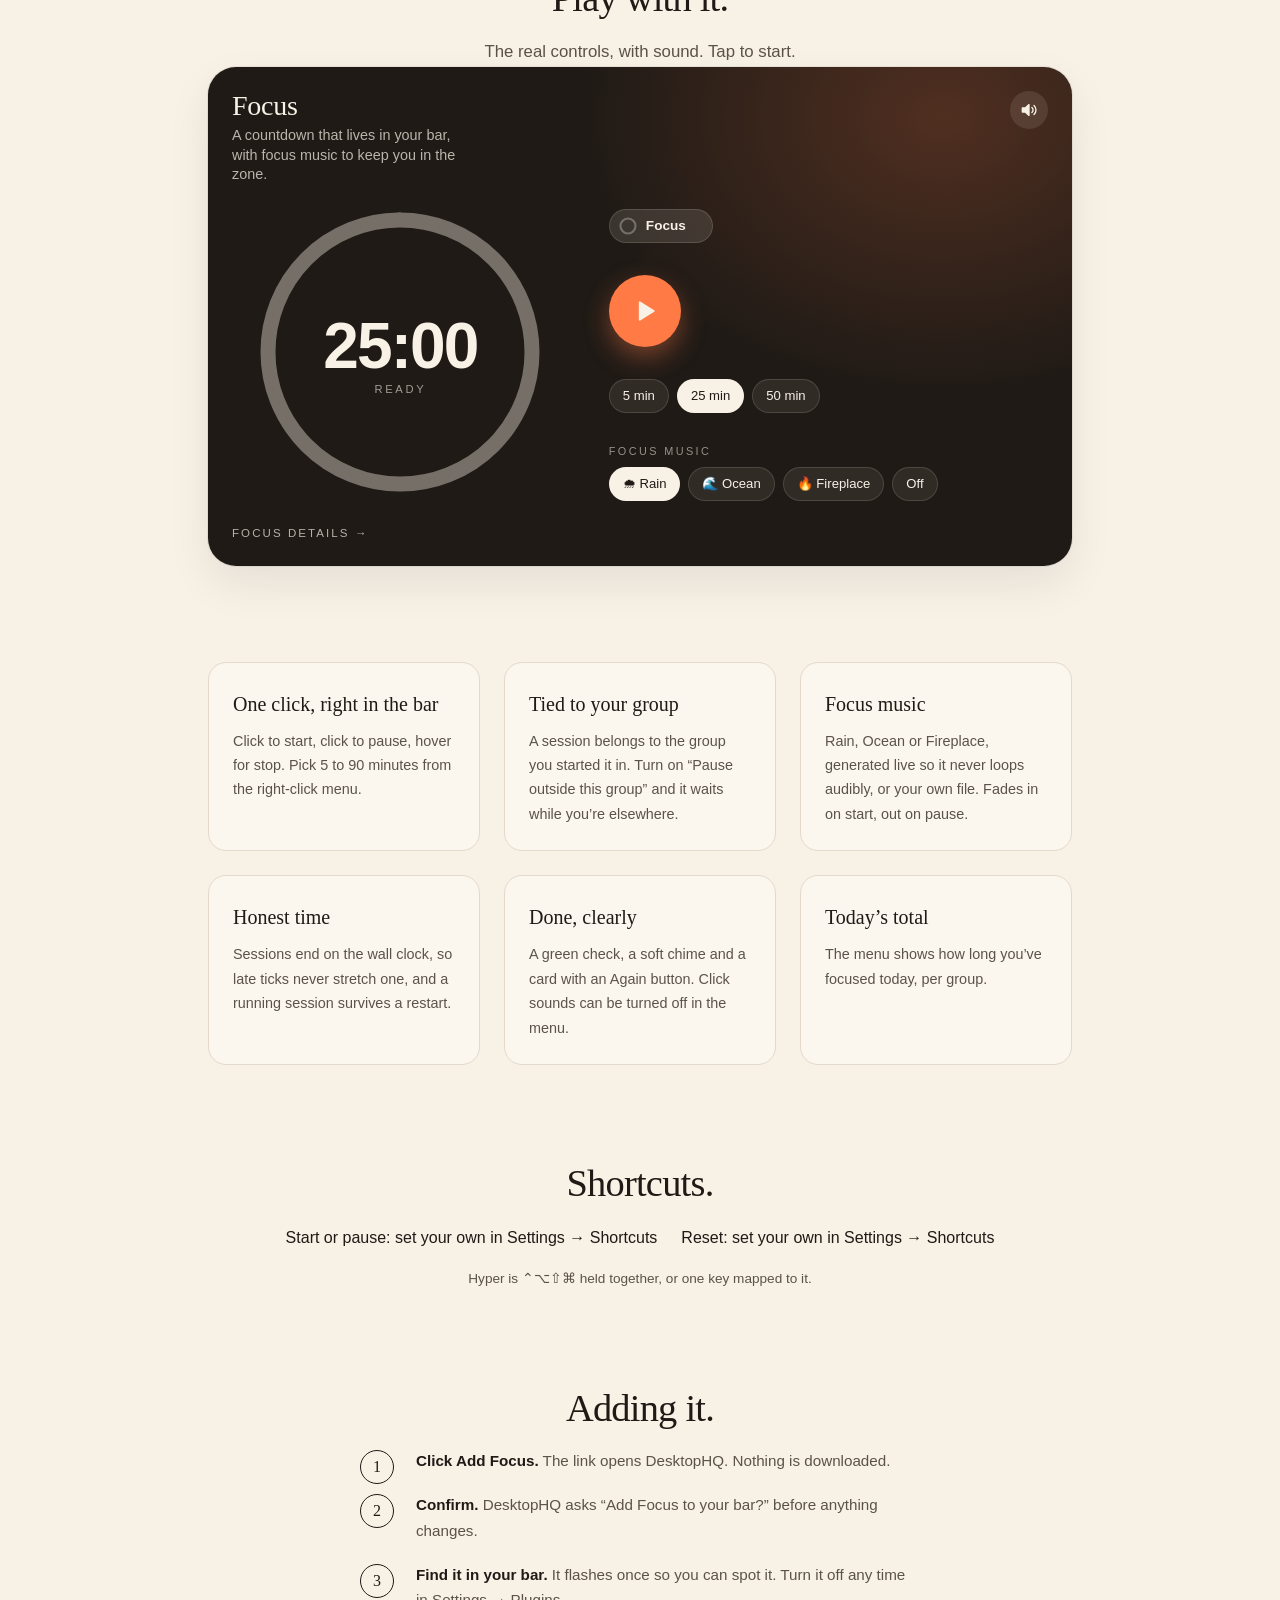
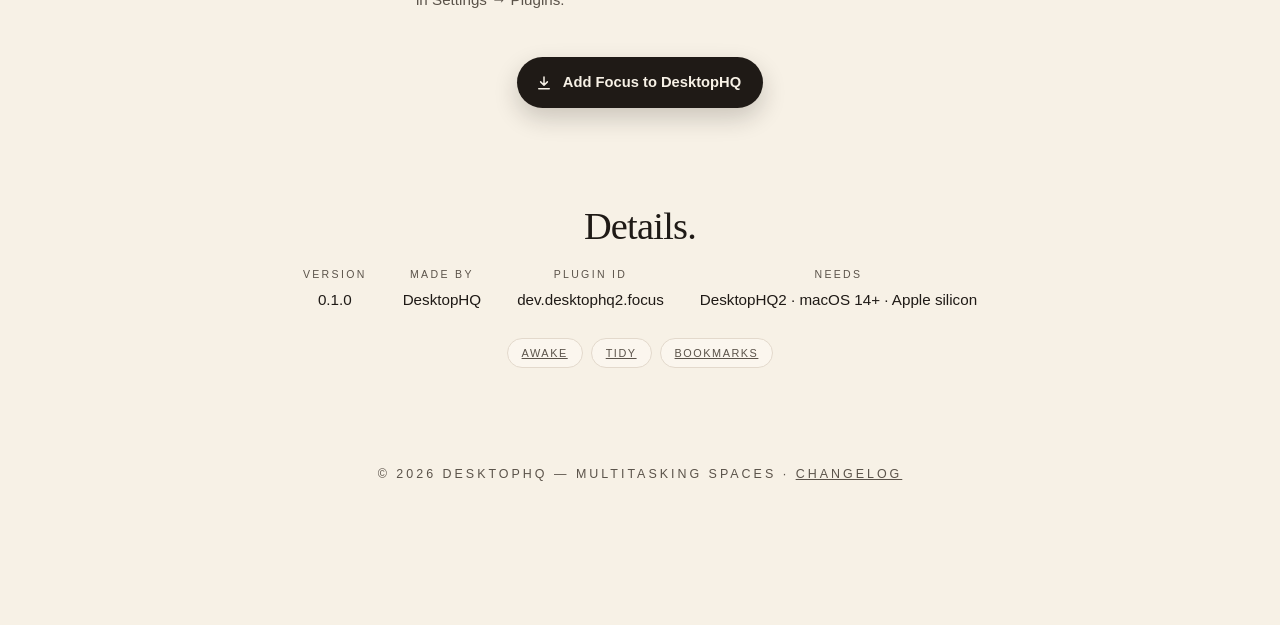
<file: plugins/focus/index.html>
<!DOCTYPE html>
<html lang="en">
<head>
    <meta charset="UTF-8">
    <meta name="viewport" content="width=device-width, initial-scale=1.0">
    <title>Focus – DesktopHQ Plugins</title>
    <meta name="description" content="Focus for DesktopHQ: A focus countdown in the bar’s own corner. Click to start, click to pause, and the ring fills while you work. Rain, Ocean or Fireplace fades in to keep you there.">
    <link rel="icon" href="data:image/svg+xml,%3Csvg xmlns='http://www.w3.org/2000/svg' viewBox='0 0 64 64'%3E%3Crect width='64' height='64' rx='14' fill='%231f1a16'/%3E%3Ctext x='32' y='44' font-family='Times New Roman,serif' font-size='38' fill='%23f7f1e6' text-anchor='middle'%3ED%3C/text%3E%3C/svg%3E">
    <link rel="stylesheet" href="../../assets/site.css">
    <link rel="stylesheet" href="../../assets/plugins.css">
    <link rel="stylesheet" href="../../assets/stories.css">
</head>
<body>
    <nav class="site-nav">
        <a class="site-nav__brand" href="../../">DesktopHQ</a>
        <div class="site-nav__links">
            <a href="../../">Home</a>
            <a href="../../plugins/" aria-current="page">Plugins</a>
        </div>
    </nav>

    <main>
        <section class="pp-hero">
            <p class="st-eyebrow">Plugin · built into DesktopHQ2</p>
            <h1 class="page-heading__title">Focus.</h1>
            <p class="page-heading__subtitle">A focus countdown in the bar’s own corner. Click to start, click to pause, and the ring fills while you work. Rain, Ocean or Fireplace fades in to keep you there.</p>
            <div class="pp-hero__ctas">
                <button class="st-install" type="button" data-install="dev.desktophq2.focus" data-name="Focus"><svg viewBox="0 0 24 24" aria-hidden="true"><path d="M12 4v11m0 0l-4.5-4.5M12 15l4.5-4.5M5 19.5h14" fill="none" stroke="currentColor" stroke-width="2" stroke-linecap="round" stroke-linejoin="round"/></svg>Add Focus to DesktopHQ</button>
                <a class="st-more" href="../../#download">Get DesktopHQ</a>
            </div>
            <div class="st-solo" data-story="focus" data-root="../../" role="img" aria-label="Focus at work in the DesktopHQ bar. Tap to try it."></div>
        </section>

        <section class="page-heading">
            <h2 class="section-heading">Twenty-five minutes. Nothing else.</h2>
            <p class="page-heading__subtitle">Every state lives in the same spot in your bar, so nothing around it ever moves.</p>
            <div class="pp-states">
                <div class="pp-state">
                    <div class="pp-state__bar"><span class="pp-pill" data-kind="focus" data-state="idle"></span></div>
                    <h3>Idle</h3>
                    <p>A play button in an empty ring. Click to start your chosen length.</p>
                </div>
                <div class="pp-state">
                    <div class="pp-state__bar"><span class="pp-pill" data-kind="focus" data-state="running"></span></div>
                    <h3>Running</h3>
                    <p>Orange pause, the time left, and a ring that fills each second.</p>
                </div>
                <div class="pp-state">
                    <div class="pp-state__bar"><span class="pp-pill" data-kind="focus" data-state="paused"></span></div>
                    <h3>Paused</h3>
                    <p>Orange play and time; the ring breathes until you’re back.</p>
                </div>
                <div class="pp-state">
                    <div class="pp-state__bar"><span class="pp-pill" data-kind="focus" data-state="hover"></span></div>
                    <h3>Hover for stop</h3>
                    <p>A small stop button fades in over the time. Nothing moves.</p>
                </div>
                <div class="pp-state">
                    <div class="pp-state__bar"><span class="pp-pill" data-kind="focus" data-state="done"></span></div>
                    <h3>Done</h3>
                    <p>A green check, a chime and a card with Again, for 3 seconds.</p>
                </div>
            </div>
        </section>

        <section class="page-heading">
            <h2 class="section-heading">Play with it.</h2>
            <p class="page-heading__subtitle">The real controls, with sound. Tap to start.</p>
            <div class="pl-showcase" data-root="../../" data-cards="timer" data-no-index></div>
        </section>

        <section>
            <div class="feature-grid">
                <div class="feature">
                    <h3>One click, right in the bar</h3>
                    <p>Click to start, click to pause, hover for stop. Pick 5 to 90 minutes from the right-click menu.</p>
                </div>
                <div class="feature">
                    <h3>Tied to your group</h3>
                    <p>A session belongs to the group you started it in. Turn on “Pause outside this group” and it waits while you’re elsewhere.</p>
                </div>
                <div class="feature">
                    <h3>Focus music</h3>
                    <p>Rain, Ocean or Fireplace, generated live so it never loops audibly, or your own file. Fades in on start, out on pause.</p>
                </div>
                <div class="feature">
                    <h3>Honest time</h3>
                    <p>Sessions end on the wall clock, so late ticks never stretch one, and a running session survives a restart.</p>
                </div>
                <div class="feature">
                    <h3>Done, clearly</h3>
                    <p>A green check, a soft chime and a card with an Again button. Click sounds can be turned off in the menu.</p>
                </div>
                <div class="feature">
                    <h3>Today’s total</h3>
                    <p>The menu shows how long you’ve focused today, per group.</p>
                </div>
            </div>
        </section>

        <section class="page-heading">
            <h2 class="section-heading">Shortcuts.</h2>
            <ul class="pp-keys">
                <li>Start or pause: set your own in Settings → Shortcuts</li>
                <li>Reset: set your own in Settings → Shortcuts</li>
            </ul>
            <p class="button-hint">Hyper is ⌃⌥⇧⌘ held together, or one key mapped to it.</p>
        </section>

        <section class="page-heading">
            <h2 class="section-heading">Adding it.</h2>
            <ol class="steps">
                <li><strong>Click Add Focus.</strong> The link opens DesktopHQ. Nothing is downloaded.</li>
                <li><strong>Confirm.</strong> DesktopHQ asks “Add Focus to your bar?” before anything changes.</li>
                <li><strong>Find it in your bar.</strong> It flashes once so you can spot it. Turn it off any time in Settings → Plugins.</li>
            </ol>
            <div class="pp-hero__ctas"><button class="st-install" type="button" data-install="dev.desktophq2.focus" data-name="Focus"><svg viewBox="0 0 24 24" aria-hidden="true"><path d="M12 4v11m0 0l-4.5-4.5M12 15l4.5-4.5M5 19.5h14" fill="none" stroke="currentColor" stroke-width="2" stroke-linecap="round" stroke-linejoin="round"/></svg>Add Focus to DesktopHQ</button></div>
        </section>

        <section class="page-heading">
            <h2 class="section-heading">Details.</h2>
            <ul class="meta-list">
                <li><span class="label">Version</span><span class="value">0.1.0</span></li>
                <li><span class="label">Made by</span><span class="value">DesktopHQ</span></li>
                <li><span class="label">Plugin ID</span><span class="value">dev.desktophq2.focus</span></li>
                <li><span class="label">Needs</span><span class="value">DesktopHQ2 · macOS 14+ · Apple silicon</span></li>
            </ul>
            <div class="chips">
                <a class="chip" href="../awake/">Awake</a>
                <a class="chip" href="../tidy/">Tidy</a>
                <a class="chip" href="../bookmarks/">Bookmarks</a>
            </div>
        </section>

        <footer>© 2026 DesktopHQ — Multitasking Spaces · <a href="../../changelog/">Changelog</a></footer>
    </main>
    <script src="../../assets/plugins.js" defer></script>
    <script src="../../assets/stories.js" defer></script>
    <script src="../../assets/install.js" defer></script>
</body>
</html>
</file>
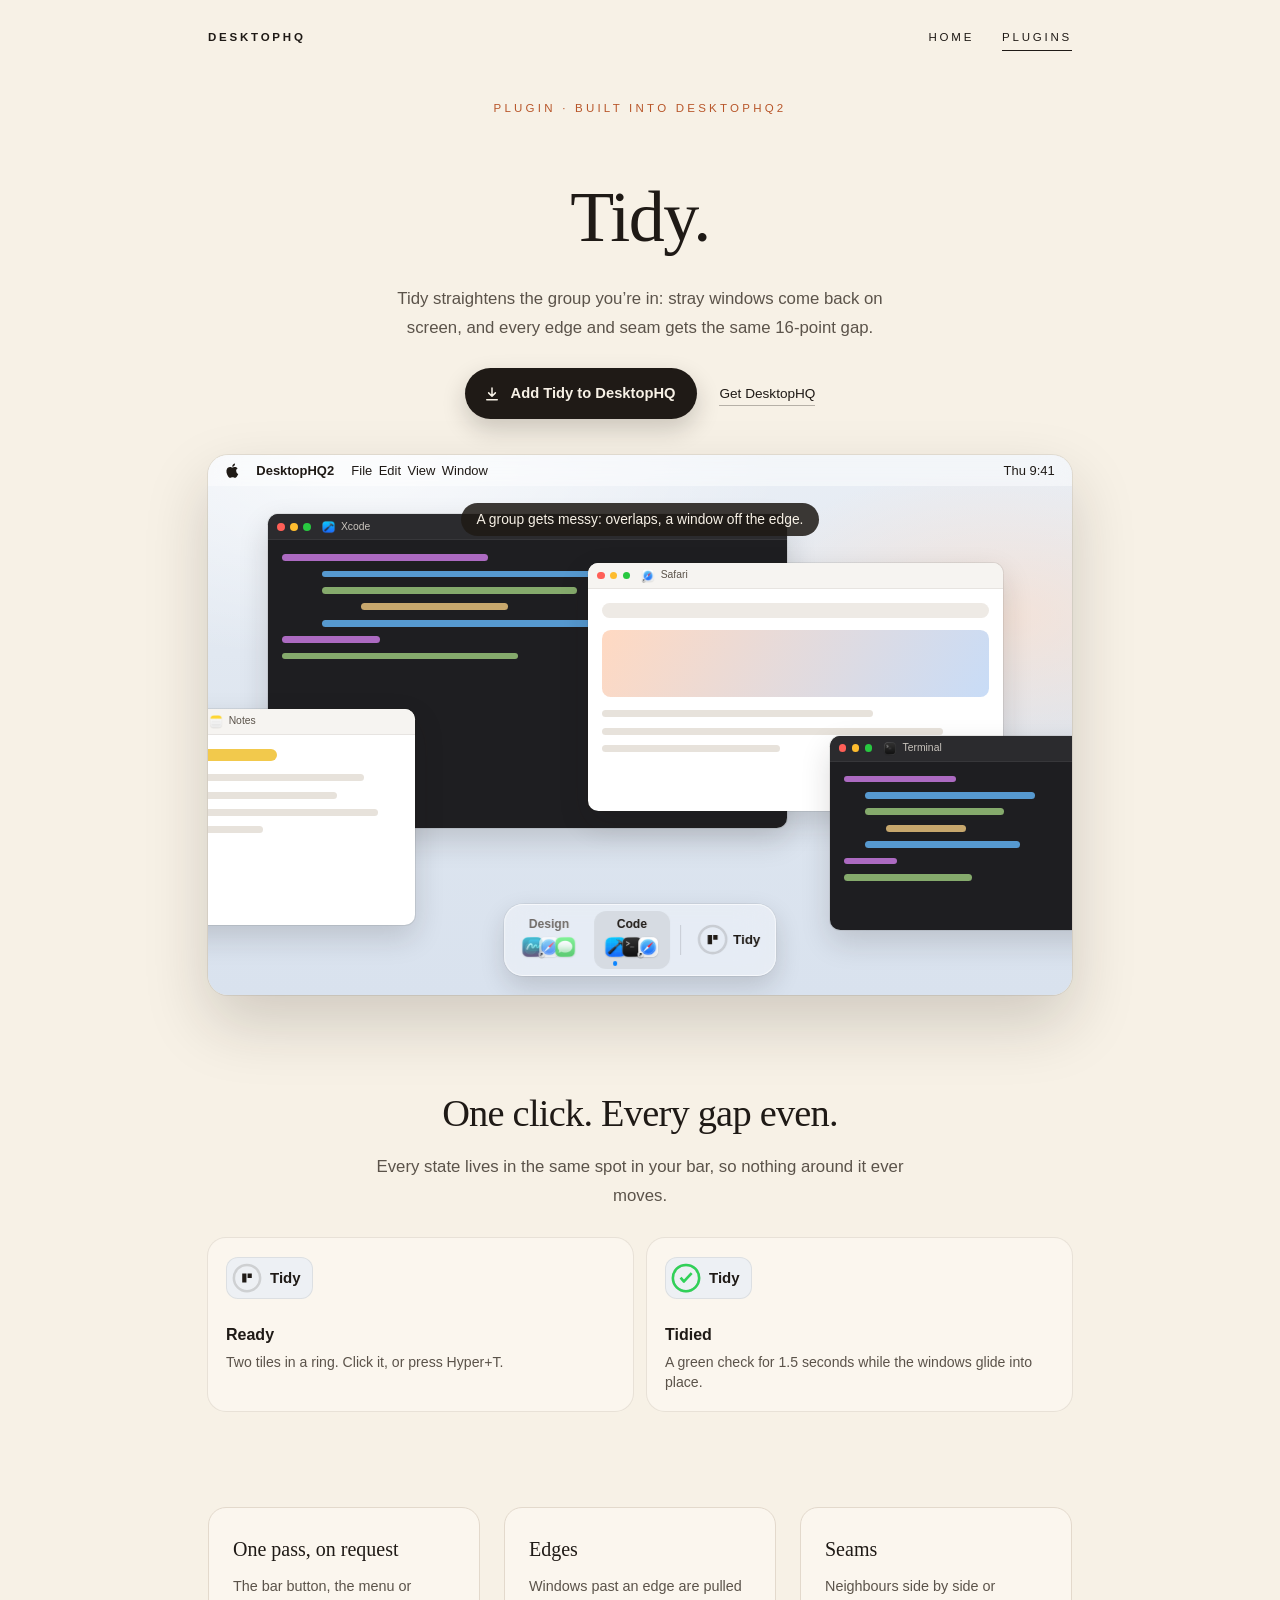
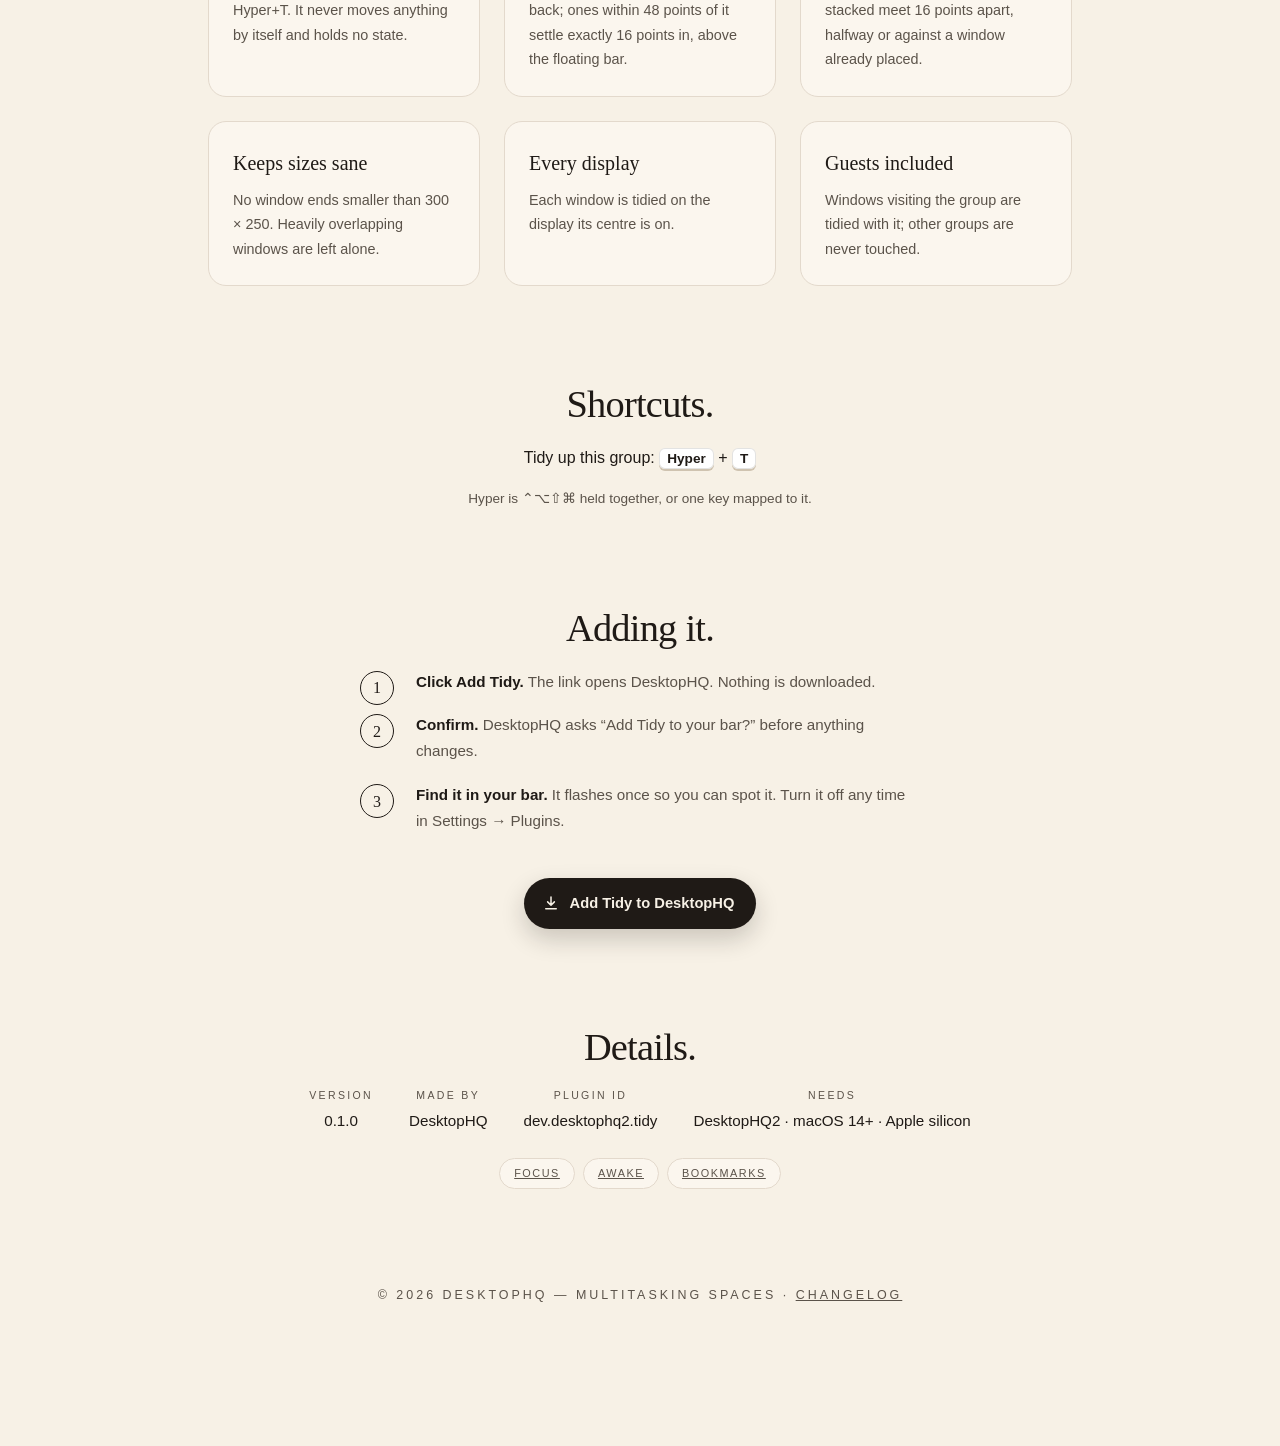
<file: plugins/tidy/index.html>
<!DOCTYPE html>
<html lang="en">
<head>
    <meta charset="UTF-8">
    <meta name="viewport" content="width=device-width, initial-scale=1.0">
    <title>Tidy – DesktopHQ Plugins</title>
    <meta name="description" content="Tidy for DesktopHQ: Tidy straightens the group you’re in: stray windows come back on screen, and every edge and seam gets the same 16-point gap.">
    <link rel="icon" href="data:image/svg+xml,%3Csvg xmlns='http://www.w3.org/2000/svg' viewBox='0 0 64 64'%3E%3Crect width='64' height='64' rx='14' fill='%231f1a16'/%3E%3Ctext x='32' y='44' font-family='Times New Roman,serif' font-size='38' fill='%23f7f1e6' text-anchor='middle'%3ED%3C/text%3E%3C/svg%3E">
    <link rel="stylesheet" href="../../assets/site.css">
    <link rel="stylesheet" href="../../assets/plugins.css">
    <link rel="stylesheet" href="../../assets/stories.css">
</head>
<body>
    <nav class="site-nav">
        <a class="site-nav__brand" href="../../">DesktopHQ</a>
        <div class="site-nav__links">
            <a href="../../">Home</a>
            <a href="../../plugins/" aria-current="page">Plugins</a>
        </div>
    </nav>

    <main>
        <section class="pp-hero">
            <p class="st-eyebrow">Plugin · built into DesktopHQ2</p>
            <h1 class="page-heading__title">Tidy.</h1>
            <p class="page-heading__subtitle">Tidy straightens the group you’re in: stray windows come back on screen, and every edge and seam gets the same 16-point gap.</p>
            <div class="pp-hero__ctas">
                <button class="st-install" type="button" data-install="dev.desktophq2.tidy" data-name="Tidy"><svg viewBox="0 0 24 24" aria-hidden="true"><path d="M12 4v11m0 0l-4.5-4.5M12 15l4.5-4.5M5 19.5h14" fill="none" stroke="currentColor" stroke-width="2" stroke-linecap="round" stroke-linejoin="round"/></svg>Add Tidy to DesktopHQ</button>
                <a class="st-more" href="../../#download">Get DesktopHQ</a>
            </div>
            <div class="st-solo" data-story="tidy" data-root="../../" role="img" aria-label="Tidy at work in the DesktopHQ bar. Tap to try it."></div>
        </section>

        <section class="page-heading">
            <h2 class="section-heading">One click. Every gap even.</h2>
            <p class="page-heading__subtitle">Every state lives in the same spot in your bar, so nothing around it ever moves.</p>
            <div class="pp-states">
                <div class="pp-state">
                    <div class="pp-state__bar"><span class="pp-pill" data-kind="tidy" data-state="idle"></span></div>
                    <h3>Ready</h3>
                    <p>Two tiles in a ring. Click it, or press Hyper+T.</p>
                </div>
                <div class="pp-state">
                    <div class="pp-state__bar"><span class="pp-pill" data-kind="tidy" data-state="done"></span></div>
                    <h3>Tidied</h3>
                    <p>A green check for 1.5 seconds while the windows glide into place.</p>
                </div>
            </div>
        </section>

        <section>
            <div class="feature-grid">
                <div class="feature">
                    <h3>One pass, on request</h3>
                    <p>The bar button, the menu or Hyper+T. It never moves anything by itself and holds no state.</p>
                </div>
                <div class="feature">
                    <h3>Edges</h3>
                    <p>Windows past an edge are pulled back; ones within 48 points of it settle exactly 16 points in, above the floating bar.</p>
                </div>
                <div class="feature">
                    <h3>Seams</h3>
                    <p>Neighbours side by side or stacked meet 16 points apart, halfway or against a window already placed.</p>
                </div>
                <div class="feature">
                    <h3>Keeps sizes sane</h3>
                    <p>No window ends smaller than 300 × 250. Heavily overlapping windows are left alone.</p>
                </div>
                <div class="feature">
                    <h3>Every display</h3>
                    <p>Each window is tidied on the display its centre is on.</p>
                </div>
                <div class="feature">
                    <h3>Guests included</h3>
                    <p>Windows visiting the group are tidied with it; other groups are never touched.</p>
                </div>
            </div>
        </section>

        <section class="page-heading">
            <h2 class="section-heading">Shortcuts.</h2>
            <ul class="pp-keys">
                <li>Tidy up this group: <kbd>Hyper</kbd> + <kbd>T</kbd></li>
            </ul>
            <p class="button-hint">Hyper is ⌃⌥⇧⌘ held together, or one key mapped to it.</p>
        </section>

        <section class="page-heading">
            <h2 class="section-heading">Adding it.</h2>
            <ol class="steps">
                <li><strong>Click Add Tidy.</strong> The link opens DesktopHQ. Nothing is downloaded.</li>
                <li><strong>Confirm.</strong> DesktopHQ asks “Add Tidy to your bar?” before anything changes.</li>
                <li><strong>Find it in your bar.</strong> It flashes once so you can spot it. Turn it off any time in Settings → Plugins.</li>
            </ol>
            <div class="pp-hero__ctas"><button class="st-install" type="button" data-install="dev.desktophq2.tidy" data-name="Tidy"><svg viewBox="0 0 24 24" aria-hidden="true"><path d="M12 4v11m0 0l-4.5-4.5M12 15l4.5-4.5M5 19.5h14" fill="none" stroke="currentColor" stroke-width="2" stroke-linecap="round" stroke-linejoin="round"/></svg>Add Tidy to DesktopHQ</button></div>
        </section>

        <section class="page-heading">
            <h2 class="section-heading">Details.</h2>
            <ul class="meta-list">
                <li><span class="label">Version</span><span class="value">0.1.0</span></li>
                <li><span class="label">Made by</span><span class="value">DesktopHQ</span></li>
                <li><span class="label">Plugin ID</span><span class="value">dev.desktophq2.tidy</span></li>
                <li><span class="label">Needs</span><span class="value">DesktopHQ2 · macOS 14+ · Apple silicon</span></li>
            </ul>
            <div class="chips">
                <a class="chip" href="../focus/">Focus</a>
                <a class="chip" href="../awake/">Awake</a>
                <a class="chip" href="../bookmarks/">Bookmarks</a>
            </div>
        </section>

        <footer>© 2026 DesktopHQ — Multitasking Spaces · <a href="../../changelog/">Changelog</a></footer>
    </main>
    <script src="../../assets/plugins.js" defer></script>
    <script src="../../assets/stories.js" defer></script>
    <script src="../../assets/install.js" defer></script>
</body>
</html>
</file>
<file: assets/plugins.css>
/* Playable plugin cards (rendered by plugins.js). */

.pl-section {
    text-align: center;
}

.pl-showcase {
    /* The app's spring (mass 1, stiffness 320, damping 24), sampled every 10 ms; older browsers get a close Bézier. */
    --spring: 0.42s cubic-bezier(0.34, 1.4, 0.64, 1);
    display: grid;
    grid-template-columns: repeat(3, minmax(0, 1fr));
    gap: 18px;
    margin-top: 40px;
    text-align: left;
    line-height: 1.35;
}

@supports (transition-timing-function: linear(0, 1)) {
    .pl-showcase {
        --spring: 0.6s linear(0.0000, 0.0148, 0.0543, 0.1123, 0.1830, 0.2619, 0.3449, 0.4287, 0.5109, 0.5894, 0.6628, 0.7301, 0.7908, 0.8444, 0.8910, 0.9307, 0.9639, 0.9911, 1.0127, 1.0294, 1.0416, 1.0501, 1.0553, 1.0579, 1.0582, 1.0569, 1.0542, 1.0505, 1.0462, 1.0415, 1.0366, 1.0318, 1.0270, 1.0225, 1.0184, 1.0146, 1.0112, 1.0082, 1.0056, 1.0034, 1.0016, 1.0001, 0.9989, 0.9980, 0.9974, 0.9970, 0.9967, 0.9966, 0.9966, 0.9967, 0.9969, 0.9971, 0.9974, 0.9977, 0.9980, 0.9982, 0.9985, 0.9988, 0.9990, 0.9992, 0.9994);
    }
}

.pl-showcase--single {
    grid-template-columns: minmax(0, 1fr);
    margin-top: 0;
}

.pl-showcase--pair {
    grid-template-columns: repeat(2, minmax(0, 1fr));
}

.pl-card {
    position: relative;
    display: flex;
    flex-direction: column;
    gap: 18px;
    min-height: 300px;
    padding: 24px;
    border-radius: 28px;
    overflow: hidden;
    background: #fbf6ee;
    box-shadow: 0 0 0 1px rgba(31, 26, 22, 0.07), 0 18px 44px rgba(31, 26, 22, 0.08);
    -webkit-tap-highlight-color: transparent;
}

.pl-card button {
    font: inherit;
    color: inherit;
    -webkit-tap-highlight-color: transparent;
}

.pl-card__head {
    position: relative;
    z-index: 1;
    display: flex;
    align-items: flex-start;
    justify-content: space-between;
    gap: 12px;
}

.pl-card__name {
    margin: 0 0 6px;
    font-family: "Times New Roman", Times, serif;
    font-size: 1.75rem;
    font-weight: 400;
    letter-spacing: -0.01em;
    line-height: 1.05;
}

.pl-card__blurb {
    margin: 0;
    max-width: 30ch;
    font-size: 0.9rem;
    opacity: 0.72;
}

.pl-card__more {
    margin-top: auto;
    font-size: 0.72rem;
    letter-spacing: 0.18em;
    text-transform: uppercase;
    color: inherit;
    text-decoration: none;
    opacity: 0.7;
}

.pl-card__more:hover {
    opacity: 1;
}

.pl-all {
    grid-column: 1 / -1;
    justify-self: center;
    margin-top: 8px;
    font-size: 0.72rem;
    letter-spacing: 0.24em;
    text-transform: uppercase;
    color: inherit;
    text-decoration: none;
    border-bottom: 1px solid currentColor;
    padding-bottom: 2px;
}

/* ── Focus Timer ─────────────────────────────────────── */

.pl-timer {
    --accent: #ff7a45;
    grid-column: 1 / -1;
    color: #f7f1e6;
    background:
        radial-gradient(60% 80% at 85% 10%, rgba(255, 122, 69, 0.22), transparent 70%),
        #1f1a16;
}

.pl-timer__body {
    display: grid;
    grid-template-columns: 1fr auto;
    grid-template-areas:
        "dial pill"
        "dial controls"
        "dial chips"
        "dial music";
    column-gap: 40px;
    row-gap: 18px;
    align-items: center;
}

.pl-sound {
    flex: none;
    width: 38px;
    height: 38px;
    border: 0;
    border-radius: 50%;
    background: rgba(247, 241, 230, 0.1);
    cursor: pointer;
    display: grid;
    place-items: center;
}

.pl-sound svg {
    width: 20px;
    height: 20px;
    fill: none;
    stroke: currentColor;
    stroke-width: 1.6;
    stroke-linecap: round;
    stroke-linejoin: round;
}

.pl-sound__body {
    fill: currentColor;
}

.pl-sound__off,
.pl-sound[aria-pressed="false"] .pl-sound__waves {
    display: none;
}

.pl-sound[aria-pressed="false"] .pl-sound__off {
    display: inline;
}

/* The bar item, as it looks in the workspace bar. */
.pl-pill {
    grid-area: pill;
    justify-self: start;
    display: inline-flex;
    align-items: center;
    gap: 8px;
    height: 34px;
    padding: 0 14px 0 9px;
    border-radius: 999px;
    background: rgba(247, 241, 230, 0.12);
    box-shadow: inset 0 0 0 1px rgba(247, 241, 230, 0.14);
    font-size: 0.85rem;
    font-weight: 600;
    font-variant-numeric: tabular-nums;
    transition: background-color 0.3s ease;
}

.pl-pill__label {
    min-width: 7ch;
}

.pl-timer:not([data-state="idle"]) .pl-pill {
    background: rgba(255, 122, 69, 0.18);
}

.pl-pill__ring {
    width: 20px;
    height: 20px;
    transform: rotate(-90deg);
}

.pl-pill__ring circle {
    fill: none;
    stroke: rgba(247, 241, 230, 0.3);
    stroke-width: 2.2;
}

.pl-pill__ring .pl-pill__fill {
    stroke: var(--accent);
    stroke-dasharray: 100;
    stroke-dashoffset: 100;
    stroke-linecap: round;
    transition: stroke-dashoffset 0.36s ease-in;
}

.pl-dial {
    grid-area: dial;
    position: relative;
    width: min(100%, 300px);
    aspect-ratio: 1;
    justify-self: center;
}

.pl-dial svg {
    width: 100%;
    height: 100%;
    transform: rotate(-90deg);
    overflow: visible;
}

.pl-dial circle {
    fill: none;
    stroke-width: 10;
}

.pl-dial__track {
    stroke: rgba(247, 241, 230, 0.1);
}

.pl-dial__arc {
    stroke: var(--accent);
    stroke-linecap: round;
    stroke-dasharray: 1000;
    stroke-dashoffset: 0;
    transition: stroke-dashoffset 0.25s linear, stroke 0.3s ease;
    filter: drop-shadow(0 0 10px rgba(255, 122, 69, 0.45));
}

.pl-timer[data-state="idle"] .pl-dial__arc {
    stroke: rgba(247, 241, 230, 0.32);
    filter: none;
}

/* Paused: the ring breathes. Stopped: it drains back to full in one sweep. */
.pl-timer[data-state="paused"] .pl-dial__arc {
    animation: pl-breathe 1.6s ease-in-out infinite;
}

.pl-timer.is-draining .pl-dial__arc,
.pl-timer.is-draining .pl-pill__fill {
    transition: stroke-dashoffset 0.36s ease-in, stroke 0.3s ease;
}

@keyframes pl-breathe {
    0%, 100% { opacity: 1; }
    50% { opacity: 0.45; }
}

.pl-dial__face {
    position: absolute;
    inset: 0;
    display: flex;
    flex-direction: column;
    align-items: center;
    justify-content: center;
    gap: 4px;
}

.pl-dial__time {
    font-family: "SF Pro Rounded", ui-rounded, "Helvetica Neue", Arial, sans-serif;
    font-size: clamp(2.6rem, 9vw, 4rem);
    font-weight: 600;
    font-variant-numeric: tabular-nums;
    letter-spacing: -0.03em;
    line-height: 1;
}

.pl-dial__status {
    font-size: 0.7rem;
    letter-spacing: 0.24em;
    text-transform: uppercase;
    opacity: 0.6;
}

.pl-controls {
    grid-area: controls;
    position: relative;
    display: flex;
    align-items: center;
    gap: 14px;
    height: 72px;
}

.pl-btn {
    display: grid;
    place-items: center;
    border: 0;
    border-radius: 50%;
    cursor: pointer;
}

.pl-btn svg {
    width: 28px;
    height: 28px;
}

.pl-btn--main {
    position: relative;
    z-index: 1;
    width: 72px;
    height: 72px;
    background: var(--accent);
    color: #1f1a16;
    box-shadow: 0 10px 26px rgba(255, 122, 69, 0.4);
    transition: transform var(--spring), border-radius var(--spring);
}

.pl-btn--main:active {
    transform: scale(0.92);
}

/* Running, the round button relaxes into a rounded square. */
.pl-timer[data-state="running"] .pl-btn--main {
    border-radius: 24px;
}

.pl-btn__glyph {
    fill: currentColor;
    stroke: currentColor;
    stroke-width: 1.6;
    stroke-linejoin: round;
}

/* Stop buds out of the main button once a session exists. */
.pl-btn--stop {
    order: 2;
    width: 52px;
    height: 52px;
    background: rgba(247, 241, 230, 0.12);
    color: #f7f1e6;
    opacity: 0;
    transform: scale(0.86);
    pointer-events: none;
    transition: transform var(--spring), opacity 0.2s ease;
}

.pl-btn--stop svg {
    width: 22px;
    height: 22px;
    fill: currentColor;
}

.pl-timer:not([data-state="idle"]) .pl-btn--stop {
    opacity: 1;
    transform: none;
    pointer-events: auto;
}

.pl-chips,
.pl-music {
    display: flex;
    flex-wrap: wrap;
    align-items: center;
    gap: 8px;
}

.pl-chips {
    grid-area: chips;
}

.pl-music {
    grid-area: music;
}

.pl-music__label {
    width: 100%;
    font-size: 0.68rem;
    letter-spacing: 0.22em;
    text-transform: uppercase;
    opacity: 0.55;
}

.pl-chips button,
.pl-music button {
    min-height: 34px;
    padding: 0 14px;
    border: 0;
    border-radius: 999px;
    background: rgba(247, 241, 230, 0.08);
    box-shadow: inset 0 0 0 1px rgba(247, 241, 230, 0.14);
    font-size: 0.82rem;
    cursor: pointer;
    transition: background-color 0.2s ease, color 0.2s ease, opacity 0.2s ease;
}

.pl-chips button[aria-pressed="true"],
.pl-music button[aria-pressed="true"] {
    background: #f7f1e6;
    color: #1f1a16;
}

.pl-chips button:disabled {
    opacity: 0.35;
    cursor: default;
}

/* ── Keep Awake ──────────────────────────────────────── */

.pl-awake {
    color: #f3ecdc;
    background: #1b2142;
    align-items: center;
    text-align: center;
    transition: color 0.5s ease;
}

.pl-awake .pl-card__head {
    align-self: stretch;
    text-align: left;
}

.pl-awake::before {
    content: "";
    position: absolute;
    inset: 0;
    background: linear-gradient(180deg, #ffd27a 0%, #ffe9bd 55%, #fff6e2 100%);
    opacity: 0;
    transition: opacity 0.6s ease;
}

.pl-awake[data-on="true"] {
    color: #3b2a0c;
}

.pl-awake[data-on="true"]::before {
    opacity: 1;
}

.pl-awake__sky i {
    position: absolute;
    width: 3px;
    height: 3px;
    border-radius: 50%;
    background: #fff;
    opacity: 0.8;
    transition: opacity 0.4s ease, transform 0.6s ease;
}

.pl-awake[data-on="true"] .pl-awake__sky i {
    opacity: 0;
    transform: translateY(-14px);
}

.pl-awake__toggle {
    position: relative;
    z-index: 1;
    width: 132px;
    height: 132px;
    padding: 0;
    border: 0;
    border-radius: 50%;
    background: rgba(255, 255, 255, 0.06);
    cursor: pointer;
    transition: background-color 0.5s ease, transform var(--spring);
}

.pl-awake__toggle:active {
    transform: scale(0.94);
}

.pl-awake[data-on="true"] .pl-awake__toggle {
    background: rgba(255, 255, 255, 0.45);
}

.pl-awake__toggle svg {
    width: 100%;
    height: 100%;
    overflow: visible;
}

.pl-awake__disc {
    fill: #f3ead2;
    transition: fill 0.42s ease;
}

.pl-awake[data-on="true"] .pl-awake__disc {
    fill: #ffab1a;
}

/* The moon's shadow slides off the disc; that is what turns it into the sun. */
.pl-awake__shadow {
    transition: transform var(--spring);
}

.pl-awake[data-on="true"] .pl-awake__shadow {
    transform: translate(34px, -30px) scale(0.2);
}

.pl-awake__rays line {
    stroke: #ffab1a;
    stroke-width: 5;
    stroke-linecap: round;
}

.pl-awake__rays {
    transform: rotate(-45deg) scale(0.4);
    opacity: 0;
    transition: transform var(--spring), opacity 0.2s ease;
}

.pl-awake[data-on="true"] .pl-awake__rays {
    transform: none;
    opacity: 1;
}

.pl-awake__rays line {
    opacity: 0;
    transition: opacity 0.2s ease calc(var(--i) * 20ms);
}

.pl-awake[data-on="true"] .pl-awake__rays line {
    opacity: 1;
}

.pl-awake__status {
    position: relative;
    z-index: 1;
    margin: 0;
    display: flex;
    flex-direction: column;
    gap: 2px;
    font-size: 0.85rem;
    font-variant-numeric: tabular-nums;
}

.pl-awake__status span {
    opacity: 0.7;
}

.pl-card :focus-visible {
    outline: 2px solid currentColor;
    outline-offset: 3px;
}

@media (max-width: 720px) {
    .pl-showcase {
        grid-template-columns: minmax(0, 1fr);
    }

    .pl-card {
        padding: 22px;
        border-radius: 24px;
    }

    .pl-timer__body {
        grid-template-columns: minmax(0, 1fr);
        grid-template-areas:
            "pill"
            "dial"
            "controls"
            "chips"
            "music";
        justify-items: center;
        row-gap: 20px;
    }

    .pl-pill {
        justify-self: center;
    }

    .pl-dial {
        width: min(100%, 250px);
    }

    .pl-chips,
    .pl-music {
        justify-content: center;
    }

    .pl-music__label {
        text-align: center;
    }
}

@media (prefers-reduced-motion: reduce) {
    .pl-showcase * {
        transition-duration: 0s !important;
        animation: none !important;
    }
}
</file>
<file: assets/stories.css>
/* Plugin stories (stories.js) and the install sheet (install.js). Stage sizes are in container units (cqw),
   so the little desktop scales as one picture from phone to desktop. */

.st-section {
    text-align: center;
}

.st-eyebrow {
    margin: 0 0 14px;
    font-size: 0.72rem;
    letter-spacing: 0.28em;
    text-transform: uppercase;
    color: #b8562a;
}

.st-player {
    display: grid;
    grid-template-columns: 236px minmax(0, 1fr);
    gap: 28px;
    margin-top: 44px;
    text-align: left;
    line-height: 1.35;
}

.st-tabs {
    display: flex;
    flex-direction: column;
    gap: 6px;
}

.st-tab {
    position: relative;
    display: grid;
    grid-template-columns: 36px 1fr;
    align-items: center;
    gap: 12px;
    padding: 14px 14px 16px;
    border: 0;
    border-radius: 16px;
    background: transparent;
    color: #5b534a;
    font: inherit;
    text-align: left;
    cursor: pointer;
    overflow: hidden;
    transition: background-color 0.25s ease, color 0.25s ease;
    -webkit-tap-highlight-color: transparent;
}

.st-tab:hover {
    background: rgba(31, 26, 22, 0.04);
}

.st-tab[aria-selected="true"] {
    background: #fffaf2;
    color: #1f1a16;
    box-shadow: 0 0 0 1px rgba(31, 26, 22, 0.07), 0 10px 26px rgba(31, 26, 22, 0.08);
}

.st-tab__icon {
    display: grid;
    place-items: center;
    width: 36px;
    height: 36px;
    border-radius: 11px;
    background: rgba(31, 26, 22, 0.06);
    transition: background-color 0.25s ease, color 0.25s ease;
}

.st-tab__icon svg {
    width: 20px;
    height: 20px;
}

.st-tab[aria-selected="true"] .st-tab__icon {
    background: #1f1a16;
    color: #ffb46b;
}

.st-tab__text {
    display: flex;
    flex-direction: column;
    gap: 2px;
}

.st-tab__text b {
    font-size: 1rem;
}

.st-tab__text small {
    font-size: 0.8rem;
    opacity: 0.75;
}

.st-tab__bar {
    position: absolute;
    left: 14px;
    right: 14px;
    bottom: 7px;
    height: 2px;
    border-radius: 2px;
    background: rgba(31, 26, 22, 0.08);
    opacity: 0;
    overflow: hidden;
}

.st-tab[aria-selected="true"] .st-tab__bar {
    opacity: 1;
}

.st-tab__bar i {
    display: block;
    height: 100%;
    background: #ff7a45;
    transform-origin: left;
    transform: scaleX(0);
}

.st-main {
    min-width: 0;
}

.st-copy {
    padding: 26px 4px 0;
}

.st-copy h3 {
    margin: 0 0 10px;
    font-family: "Times New Roman", Times, serif;
    font-size: clamp(1.9rem, 4vw, 2.6rem);
    font-weight: 400;
    letter-spacing: -0.02em;
    line-height: 1.05;
}

.st-copy p {
    max-width: 560px;
    margin: 0 0 20px;
    color: #5b534a;
}

.st-ctas {
    display: flex;
    flex-wrap: wrap;
    align-items: center;
    gap: 14px 22px;
}

.st-install {
    display: inline-flex;
    align-items: center;
    gap: 10px;
    padding: 13px 22px 13px 18px;
    border: 0;
    border-radius: 999px;
    background: #1f1a16;
    color: #f7f1e6;
    font: inherit;
    font-size: 0.92rem;
    font-weight: 600;
    cursor: pointer;
    box-shadow: 0 10px 24px rgba(31, 26, 22, 0.2);
    transition: transform 0.15s ease, background-color 0.2s ease;
    -webkit-tap-highlight-color: transparent;
}

.st-install svg {
    width: 18px;
    height: 18px;
}

.st-install:hover {
    background: #3a2f27;
}

.st-install:active {
    transform: scale(0.97);
}

.st-install.is-trying {
    opacity: 0.7;
}

.st-more {
    color: #1f1a16;
    font-size: 0.85rem;
    text-decoration: none;
    border-bottom: 1px solid rgba(31, 26, 22, 0.3);
}

/* ── The stage ───────────────────────────────────────── */

.st-stage,
.st-solo {
    position: relative;
    aspect-ratio: 16 / 10;
    border-radius: 20px;
    overflow: hidden;
    container-type: inline-size;
    text-align: left;
    line-height: 1.2;
    user-select: none;
    -webkit-user-select: none;
    -webkit-tap-highlight-color: transparent;
    box-shadow: 0 28px 64px rgba(31, 26, 22, 0.18), 0 0 0 1px rgba(31, 26, 22, 0.08);
    background:
        radial-gradient(70% 55% at 18% 0%, rgba(255, 255, 255, 0.75), transparent 70%),
        radial-gradient(45% 40% at 92% 30%, rgba(255, 222, 200, 0.6), transparent 70%),
        linear-gradient(180deg, #e9eef5 0%, #dde5ef 55%, #d9e2ee 100%);
    color: #1f1a16;
    font-family: -apple-system, BlinkMacSystemFont, "SF Pro Text", "Helvetica Neue", Arial, sans-serif;
}

.st-menubar {
    position: absolute;
    inset: 0 0 auto;
    height: 3.6cqw;
    z-index: 3;
    display: flex;
    align-items: center;
    gap: 2cqw;
    padding: 0 2cqw;
    font-size: 1.5cqw;
    background: rgba(255, 255, 255, 0.45);
    -webkit-backdrop-filter: blur(14px);
    backdrop-filter: blur(14px);
}

.st-apple {
    width: 1.6cqw;
    height: 1.8cqw;
    fill: currentColor;
}

.st-clock {
    margin-left: auto;
    font-variant-numeric: tabular-nums;
}

.st-desk {
    position: absolute;
    inset: 0;
}

.st-win {
    position: absolute;
    display: flex;
    flex-direction: column;
    border-radius: 1.2cqw;
    overflow: hidden;
    background: #fff;
    box-shadow: 0 1.4cqw 3.4cqw rgba(31, 26, 22, 0.16), 0 0 0 1px rgba(31, 26, 22, 0.08);
}

.st-desk.is-gliding .st-win {
    transition: left 0.42s cubic-bezier(0.2, 0.8, 0.2, 1), top 0.42s cubic-bezier(0.2, 0.8, 0.2, 1), width 0.42s cubic-bezier(0.2, 0.8, 0.2, 1), height 0.42s cubic-bezier(0.2, 0.8, 0.2, 1);
}

.st-desk.is-gliding.is-slow .st-win {
    transition-duration: 1.4s;
    transition-timing-function: ease-in-out;
}

.st-win.is-in {
    animation: st-win-in 0.45s cubic-bezier(0.2, 0.9, 0.3, 1.05) both;
}

.st-win.is-pop {
    animation: st-win-pop 0.45s cubic-bezier(0.2, 0.9, 0.3, 1.05) both;
    z-index: 2;
}

@keyframes st-win-in {
    from { opacity: 0; transform: translateY(2cqw) scale(0.96); }
}

@keyframes st-win-pop {
    from { opacity: 0; transform: translateY(8cqw) scale(0.6); }
}

.st-win__bar {
    flex: none;
    display: flex;
    align-items: center;
    gap: 0.6cqw;
    height: 3cqw;
    padding: 0 1cqw;
    font-size: 1.2cqw;
    color: #5b534a;
    background: #f6f4f1;
    border-bottom: 1px solid rgba(31, 26, 22, 0.07);
    white-space: nowrap;
    overflow: hidden;
}

.st-win__bar i {
    flex: none;
    width: 0.9cqw;
    height: 0.9cqw;
    border-radius: 50%;
    background: #ff5f57;
}

.st-win__bar i:nth-child(2) {
    background: #febc2e;
}

.st-win__bar i:nth-child(3) {
    background: #28c840;
    margin-right: 0.6cqw;
}

.st-win__bar img {
    width: 1.7cqw;
    height: 1.7cqw;
}

.st-win__body {
    flex: 1;
    position: relative;
    padding: 1.6cqw;
    overflow: hidden;
}

.st-win__body > i {
    display: block;
}

.st-win--dark .st-win__bar {
    background: #2b2b2e;
    color: #c9c4bd;
    border-color: rgba(255, 255, 255, 0.06);
}

.st-win--dark {
    background: #1e1e21;
}

.st-l {
    height: 0.8cqw;
    margin-bottom: 1.2cqw;
    border-radius: 1cqw;
    background: #e7e2db;
}

.st-c {
    height: 0.8cqw;
    margin-bottom: 1.1cqw;
    border-radius: 1cqw;
    background: var(--c);
    opacity: 0.85;
}

.st-h {
    width: 46%;
    height: 1.4cqw;
    margin-bottom: 1.6cqw;
    border-radius: 1cqw;
    background: #f2c94c;
}

.st-url {
    height: 1.8cqw;
    margin-bottom: 1.4cqw;
    border-radius: 2cqw;
    background: #eeeae5;
}

.st-hero,
.st-art {
    height: 34%;
    margin-bottom: 1.6cqw;
    border-radius: 1cqw;
    background: linear-gradient(120deg, #ffd9c2, #c8dcf7);
}

.st-art {
    height: 52%;
}

.st-in,
.st-out {
    width: 58%;
    height: 2.2cqw;
    margin-bottom: 1.2cqw;
    border-radius: 2cqw;
    background: #e9e7e4;
}

.st-out {
    margin-left: auto;
    background: #2f7cf6;
}

.st-sticky {
    position: absolute;
    left: 8%;
    top: 12%;
    width: 30%;
    height: 38%;
    border-radius: 0.6cqw;
    background: #ffd65e;
    box-shadow: 0 0.6cqw 1.4cqw rgba(0, 0, 0, 0.08);
}

.st-card {
    position: absolute;
}

.st-win__body .st-card {
    left: 46%;
    top: 18%;
    width: 40%;
    height: 44%;
    border-radius: 1cqw;
    border: 0.3cqw solid #2f7cf6;
    background: linear-gradient(120deg, #ff6b2c 0 50%, #fff 50%);
}

.st-ring {
    position: absolute;
    left: 16%;
    top: 58%;
    width: 7cqw;
    height: 7cqw;
    border-radius: 50%;
    border: 0.4cqw solid #3fcf8e;
}

.st-export {
    display: flex;
    flex-direction: column;
    gap: 1.2cqw;
    padding-top: 2cqw;
    font-size: 1.5cqw;
}

.st-export__bar {
    height: 1.2cqw;
    border-radius: 1cqw;
    background: #ece8e2;
    overflow: hidden;
}

.st-export__bar i {
    display: block;
    height: 100%;
    width: 38%;
    border-radius: 1cqw;
    background: linear-gradient(90deg, #ff7a45, #ffb46b);
}

.st-export em {
    font-style: normal;
    font-size: 2.6cqw;
    font-weight: 700;
    font-variant-numeric: tabular-nums;
}

.st-sleep {
    position: absolute;
    inset: 0;
    z-index: 6;
    display: grid;
    place-items: center;
    background: rgba(8, 10, 22, 0.86);
    color: #c9cbe0;
    font-size: 2cqw;
    letter-spacing: 0.1em;
    opacity: 0;
    pointer-events: none;
    transition: opacity 0.9s ease;
}

.st-sleep.is-on {
    opacity: 1;
}

.st-caption {
    position: absolute;
    left: 50%;
    top: 5.6cqw;
    z-index: 5;
    max-width: 86%;
    margin: 0;
    padding: 0.9cqw 1.8cqw;
    border-radius: 3cqw;
    background: rgba(31, 26, 22, 0.86);
    color: #f7f1e6;
    font-size: 1.6cqw;
    text-align: center;
    white-space: nowrap;
    opacity: 0;
    transform: translate(-50%, -0.8cqw);
    transition: opacity 0.3s ease, transform 0.35s cubic-bezier(0.2, 0.9, 0.3, 1.05);
}

.st-caption.is-on {
    opacity: 1;
    transform: translate(-50%, 0);
}

/* ── The floating bar ───────────────────────────────── */

.st-bar {
    position: absolute;
    left: 50%;
    bottom: 2.2cqw;
    z-index: 4;
    display: flex;
    align-items: center;
    gap: 0.8cqw;
    padding: 0.8cqw;
    border-radius: 2.2cqw;
    transform: translateX(-50%);
    background: rgba(236, 240, 246, 0.72);
    -webkit-backdrop-filter: blur(18px) saturate(1.4);
    backdrop-filter: blur(18px) saturate(1.4);
    box-shadow: 0 1.2cqw 3cqw rgba(31, 26, 22, 0.16), inset 0 0 0 1px rgba(255, 255, 255, 0.6), 0 0 0 1px rgba(31, 26, 22, 0.06);
    white-space: nowrap;
}

.st-group {
    position: relative;
    display: flex;
    flex-direction: column;
    align-items: center;
    gap: 0.4cqw;
    padding: 0.7cqw 1.1cqw 1.2cqw;
    border-radius: 1.4cqw;
    cursor: pointer;
    transition: background-color 0.25s ease;
}

.st-group b {
    font-size: 1.4cqw;
    color: #6f6a66;
    transition: color 0.25s ease;
}

.st-group.is-active {
    background: rgba(31, 26, 22, 0.08);
}

.st-group.is-active b {
    color: #1f1a16;
}

.st-group__row {
    display: flex;
    align-items: center;
    gap: 0.5cqw;
}

.st-group__icons {
    display: flex;
}

.st-group__icons img {
    width: 2.8cqw;
    height: 2.8cqw;
    opacity: 0.7;
    transition: opacity 0.25s ease;
}

.st-group__icons img + img {
    margin-left: -0.9cqw;
}

.st-group.is-active .st-group__icons img {
    opacity: 1;
}

/* The front window's dot: accent colour, clear of the icon. */
.st-group__dot {
    position: absolute;
    left: 2.2cqw;
    bottom: 0.4cqw;
    width: 0.5cqw;
    height: 0.5cqw;
    border-radius: 50%;
    background: #0a84ff;
    opacity: 0;
}

.st-group.is-active .st-group__dot {
    opacity: 1;
}

.st-chips {
    display: flex;
    gap: 0.35cqw;
}

.st-chip {
    display: grid;
    place-items: center;
    width: 2.3cqw;
    height: 2.3cqw;
    border-radius: 50%;
    background: var(--chip);
    color: #fff;
    font-size: 1.15cqw;
    font-weight: 700;
    box-shadow: 0 0 0 0.2cqw rgba(255, 255, 255, 0.8);
    cursor: pointer;
    transition: transform 0.2s ease;
}

.st-chip:hover {
    transform: scale(1.12);
}

.st-chip.is-new {
    animation: st-grow 0.5s cubic-bezier(0.2, 0.9, 0.3, 1.2) both;
}

@keyframes st-grow {
    from { opacity: 0; transform: scale(0.3); }
}

.st-divider {
    width: 1px;
    height: 3.4cqw;
    margin: 0 0.4cqw;
    background: rgba(31, 26, 22, 0.15);
}

/* A plugin item: one footprint in every state (label slot reserved at the widest label). */
.st-item {
    position: relative;
    display: flex;
    align-items: center;
    gap: 0.6cqw;
    padding: 0.6cqw 1cqw 0.6cqw 0.6cqw;
    border-radius: 1cqw;
    cursor: pointer;
    transition: background-color 0.2s ease;
}

.st-item:hover,
.st-item.is-hover {
    background: rgba(31, 26, 22, 0.08);
}

.st-ctl {
    display: block;
    width: 3.6cqw;
    height: 3.6cqw;
}

.st-ctl.is-press {
    animation: st-press 0.4s cubic-bezier(0.34, 1.4, 0.64, 1);
    animation: st-press 0.45s linear(0, 0.0148, 0.0543, 0.1123, 0.183, 0.2619, 0.3449, 0.4287, 0.5109, 0.5894, 0.6628, 0.7301, 0.7908, 0.8444, 0.891, 0.9307, 0.9639, 0.9911, 1.0127, 1.0294, 1.0416, 1.0501, 1.0553, 1.0579, 1.0582, 1.0569, 1.0542, 1.0505, 1.0462, 1.0415, 1.0366, 1.0318, 1.027, 1.0225, 1.0184, 1.0146, 1.0112, 1.0082, 1.0056, 1.0034, 1.0016, 1.0001, 0.9989, 0.998, 0.9974, 1);
}

@keyframes st-press {
    from { transform: scale(0.86); }
    to { transform: scale(1); }
}

.st-ctl svg {
    display: block;
    width: 100%;
    height: 100%;
    overflow: visible;
}

.st-track,
.st-ringfill,
.st-ripple {
    fill: none;
    stroke-width: 2;
}

.st-track {
    stroke: rgba(31, 26, 22, 0.15);
}

.st-ringfill {
    stroke-linecap: round;
    stroke-dasharray: 100;
    stroke-dashoffset: 100;
    transform: rotate(-90deg);
    transform-origin: 12px 12px;
    transition: stroke-dashoffset 0.5s cubic-bezier(0.34, 1.4, 0.64, 1), stroke 0.3s ease;
    transition: stroke-dashoffset 0.6s linear(0, 0.0543, 0.183, 0.3449, 0.5109, 0.6628, 0.7908, 0.891, 0.9639, 1.0127, 1.0416, 1.0553, 1.0582, 1.0542, 1.0462, 1.0366, 1.027, 1.0184, 1.0112, 1.0056, 1.0016, 0.9989, 0.9974, 0.9967, 0.9967, 0.9971, 0.9977, 0.9982, 0.9988, 0.9992, 1), stroke 0.3s ease;
}

[data-state="running"] .st-ringfill {
    transition: stroke-dashoffset 0.25s linear, stroke 0.3s ease;
}

.st-ringfill.is-drain {
    transition: stroke-dashoffset 0.36s ease-in, stroke 0.3s ease;
}

.st-ringfill.is-snap {
    transition: none;
}

[data-state="paused"] .st-ringfill {
    animation: st-breathe 1.6s ease-in-out infinite;
}

@keyframes st-breathe {
    50% { opacity: 0.45; }
}

.st-ripple {
    opacity: 0;
    transform-origin: 12px 12px;
}

.st-ripple.is-on {
    animation: st-ripple 0.5s ease-out;
}

@keyframes st-ripple {
    from { opacity: 0.9; transform: scale(1); }
    to { opacity: 0; transform: scale(1.6); }
}

.st-glyph {
    stroke: currentColor;
    stroke-width: 0;
    transition: fill 0.3s ease;
}

.st-disc {
    transition: fill 0.4s ease;
}

.st-rays line {
    stroke: #f5b800;
    stroke-width: 1.3;
    stroke-linecap: round;
}

.st-label {
    position: relative;
    display: grid;
    font-size: 1.55cqw;
    font-weight: 600;
    font-variant-numeric: tabular-nums;
}

/* The slot text is invisible: it only reserves the width of the widest label. */
.st-label > * {
    grid-area: 1 / 1;
}

.st-label__slot {
    visibility: hidden;
}

.st-label__text {
    transition: color 0.3s ease, opacity 0.2s ease;
}

.st-label__text.is-roll {
    animation: st-roll 0.25s cubic-bezier(0.2, 0.9, 0.3, 1.05);
}

@keyframes st-roll {
    from { opacity: 0; transform: translateY(0.8cqw); }
}

/* Stop: a small round button over the end of the time, only while the pointer is on a running item. */
.st-stop {
    justify-self: end;
    align-self: center;
    display: grid;
    place-items: center;
    width: 2.6cqw;
    height: 2.6cqw;
    border-radius: 50%;
    background: rgba(255, 255, 255, 0.9);
    box-shadow: 0 0 0 1px rgba(31, 26, 22, 0.1);
    opacity: 0;
    transform: scale(0.8);
    pointer-events: none;
    transition: opacity 0.2s ease, transform 0.25s ease;
}

.st-stop i {
    width: 0.9cqw;
    height: 0.9cqw;
    border-radius: 0.2cqw;
    background: #1f1a16;
}

:is(.st-item:hover, .st-item.is-hover):is([data-state="running"], [data-state="paused"]) .st-stop {
    opacity: 1;
    transform: none;
    pointer-events: auto;
}

:is(.st-item:hover, .st-item.is-hover):is([data-state="running"], [data-state="paused"]) .st-label__text {
    opacity: 0;
}

/* ── Layer: menus, cards, tooltips, keys ─────────────── */

.st-layer {
    position: absolute;
    inset: 0;
    z-index: 5;
    pointer-events: none;
}

.st-layer .st-card {
    left: 50%;
    bottom: 11.6cqw;
    display: flex;
    flex-direction: column;
    gap: 0.3cqw;
    min-width: 18cqw;
    padding: 1.2cqw 1.6cqw;
    border-radius: 1.4cqw;
    background: rgba(255, 255, 255, 0.92);
    box-shadow: 0 1.4cqw 3.6cqw rgba(31, 26, 22, 0.2), 0 0 0 1px rgba(31, 26, 22, 0.07);
    font-size: 1.4cqw;
    opacity: 0;
    transform: translate(-50%, 1.2cqw) scale(0.96);
    transition: opacity 0.25s ease, transform 0.4s cubic-bezier(0.2, 0.9, 0.3, 1.05);
}

.st-layer .st-card.is-on {
    opacity: 1;
    transform: translate(-50%, 0);
}

.st-layer .st-card b {
    font-size: 1.6cqw;
}

.st-layer .st-card span {
    color: #6f6a66;
}

.st-layer .st-card em {
    align-self: flex-start;
    margin-top: 0.6cqw;
    padding: 0.4cqw 1.2cqw;
    border-radius: 2cqw;
    background: #1f1a16;
    color: #fff;
    font-style: normal;
    font-size: 1.3cqw;
}

.st-card--menu {
    padding: 0.6cqw !important;
    min-width: 16cqw !important;
}

.st-menu {
    margin: 0;
    padding: 0;
    list-style: none;
}

.st-menu li {
    padding: 0.5cqw 1.2cqw;
    border-radius: 0.7cqw;
}

.st-menu li[data-m] {
    background: #0a84ff;
    color: #fff;
}

.st-menu hr {
    margin: 0.5cqw 0;
    border: 0;
    border-top: 1px solid rgba(31, 26, 22, 0.1);
}

.st-card--tip {
    min-width: 0 !important;
    padding: 0.8cqw 1.2cqw !important;
}

.st-keys {
    position: absolute;
    left: 50%;
    top: 42%;
    display: flex;
    align-items: center;
    gap: 1cqw;
    padding: 1.6cqw 2.4cqw;
    border-radius: 2cqw;
    background: rgba(31, 26, 22, 0.82);
    color: #fff;
    font-size: 2cqw;
    opacity: 0;
    transform: translate(-50%, -50%) scale(0.9);
    transition: opacity 0.25s ease, transform 0.4s cubic-bezier(0.2, 0.9, 0.3, 1.2);
}

.st-keys.is-on {
    opacity: 1;
    transform: translate(-50%, -50%);
}

.st-keys kbd {
    padding: 0.6cqw 1.4cqw;
    border-radius: 0.8cqw;
    background: #f7f1e6;
    color: #1f1a16;
    font: inherit;
    font-weight: 700;
    box-shadow: 0 0.4cqw 0 #b9ae9d;
}

.st-seams {
    position: absolute;
    inset: 0;
    opacity: 0;
    transition: opacity 0.4s ease;
}

.st-seams.is-on {
    opacity: 1;
}

.st-seam {
    position: absolute;
    border-radius: 0.3cqw;
    background: repeating-linear-gradient(45deg, rgba(255, 122, 69, 0.75) 0 0.4cqw, rgba(255, 122, 69, 0.25) 0.4cqw 0.8cqw);
}

.st-seam__tag {
    position: absolute;
    padding: 0.3cqw 0.8cqw;
    border-radius: 1cqw;
    background: #ff7a45;
    color: #fff;
    font-size: 1.2cqw;
    font-weight: 700;
    transform: translate(-50%, -50%);
}

.st-cursor {
    position: absolute;
    left: 0;
    top: 0;
    z-index: 7;
    width: 2.6cqw;
    margin: -0.4cqw 0 0 -0.6cqw;
    pointer-events: none;
    transition-property: transform, opacity;
    transition-timing-function: cubic-bezier(0.45, 0, 0.2, 1);
    filter: drop-shadow(0 0.3cqw 0.5cqw rgba(0, 0, 0, 0.25));
}

.st-cursor svg {
    display: block;
}

.st-cursor.is-gone {
    opacity: 0;
}

.st-cursor.is-click svg {
    animation: st-click 0.3s ease;
}

@keyframes st-click {
    50% { transform: scale(0.82); }
}

.st-replay,
.st-shuffle {
    position: absolute;
    top: 5cqw;
    z-index: 8;
    padding: 0.8cqw 1.6cqw;
    border: 0;
    border-radius: 2cqw;
    background: rgba(31, 26, 22, 0.78);
    color: #fff;
    font: inherit;
    font-size: max(11px, 1.4cqw);
    cursor: pointer;
}

.st-replay {
    right: 1.6cqw;
}

.st-shuffle {
    left: 1.6cqw;
}

/* ── Plugin pages ───────────────────────────────────── */

.pp-hero {
    text-align: center;
}

.pp-hero .st-solo {
    margin: 36px 0 0;
}

.pp-hero__ctas {
    display: flex;
    flex-wrap: wrap;
    justify-content: center;
    align-items: center;
    gap: 14px 22px;
    margin-top: 26px;
}

.pp-states {
    display: grid;
    grid-template-columns: repeat(auto-fit, minmax(150px, 1fr));
    gap: 14px;
    margin-top: 28px;
    text-align: left;
}

.pp-state {
    padding: 18px;
    border-radius: 18px;
    background: #fbf6ee;
    box-shadow: 0 0 0 1px rgba(31, 26, 22, 0.07);
}

.pp-state__bar {
    display: inline-flex;
    container-type: inline-size;
    width: 100%;
    margin-bottom: 12px;
}

.pp-state__pill {
    display: inline-flex;
    align-items: center;
    gap: 8px;
    padding: 6px 12px 6px 6px;
    border-radius: 12px;
    background: rgba(236, 240, 246, 0.9);
    box-shadow: inset 0 0 0 1px rgba(31, 26, 22, 0.08);
    font-family: -apple-system, BlinkMacSystemFont, "Helvetica Neue", Arial, sans-serif;
    font-weight: 600;
    font-variant-numeric: tabular-nums;
}

.pp-state__pill svg {
    width: 26px;
    height: 26px;
}

.pp-state h3 {
    margin: 0 0 4px;
    font-size: 1rem;
}

.pp-state p {
    margin: 0;
    font-size: 0.88rem;
    color: #5b534a;
    line-height: 1.45;
}

.pp-keys {
    display: flex;
    flex-wrap: wrap;
    justify-content: center;
    gap: 10px 24px;
    margin: 18px 0 0;
    padding: 0;
    list-style: none;
}

.pp-keys kbd {
    padding: 3px 8px;
    border-radius: 6px;
    background: #fff;
    box-shadow: 0 2px 0 #cfc3b0, inset 0 0 0 1px rgba(31, 26, 22, 0.12);
    font: inherit;
    font-size: 0.85rem;
    font-weight: 700;
}

/* ── Install sheet ──────────────────────────────────── */

.in-sheet {
    width: min(440px, calc(100vw - 32px));
    padding: 0;
    border: 0;
    border-radius: 24px;
    background: #fffaf2;
    color: #1f1a16;
    box-shadow: 0 30px 80px rgba(31, 26, 22, 0.35);
}

.in-sheet::backdrop {
    background: rgba(31, 26, 22, 0.35);
    -webkit-backdrop-filter: blur(4px);
    backdrop-filter: blur(4px);
}

.in-sheet[open] {
    animation: in-sheet 0.35s cubic-bezier(0.2, 0.9, 0.3, 1.05);
}

@keyframes in-sheet {
    from { opacity: 0; transform: translateY(16px) scale(0.97); }
}

.in-sheet__panel {
    position: relative;
    padding: 30px 28px 26px;
    text-align: center;
    line-height: 1.5;
}

.in-sheet__icon {
    display: grid;
    place-items: center;
    width: 56px;
    height: 56px;
    margin: 0 auto 14px;
    border-radius: 14px;
    background: #1f1a16;
    color: #f7f1e6;
    font-family: "Times New Roman", Times, serif;
    font-size: 32px;
}

.in-sheet h2 {
    margin: 0 0 8px;
    font-family: "Times New Roman", Times, serif;
    font-size: 1.9rem;
    font-weight: 400;
    letter-spacing: -0.01em;
}

.in-sheet p {
    margin: 0 0 14px;
    color: #5b534a;
}

.in-sheet ol {
    margin: 0 auto 20px;
    padding-left: 1.2em;
    max-width: 300px;
    text-align: left;
    color: #3d3530;
}

.in-sheet__actions {
    display: flex;
    flex-direction: column;
    gap: 10px;
}

.in-sheet__primary,
.in-sheet__ghost {
    display: block;
    padding: 13px 18px;
    border-radius: 999px;
    font: inherit;
    font-weight: 600;
    text-decoration: none;
    cursor: pointer;
}

.in-sheet__primary {
    border: 0;
    background: #1f1a16;
    color: #f7f1e6;
}

.in-sheet__ghost {
    border: 1px solid rgba(31, 26, 22, 0.2);
    background: transparent;
    color: #1f1a16;
}

.in-sheet__fine {
    margin: 14px 0 0 !important;
    font-size: 0.8rem;
}

.in-sheet__x {
    position: absolute;
    top: 12px;
    right: 14px;
    width: 32px;
    height: 32px;
    border: 0;
    border-radius: 50%;
    background: rgba(31, 26, 22, 0.06);
    color: #1f1a16;
    font-size: 20px;
    line-height: 1;
    cursor: pointer;
}

@media (max-width: 760px) {
    .st-player {
        grid-template-columns: minmax(0, 1fr);
        gap: 16px;
        margin-top: 28px;
    }

    .st-tabs {
        flex-direction: row;
        overflow-x: auto;
        margin: 0 -28px;
        padding: 4px 28px 8px;
        scrollbar-width: none;
    }

    .st-tabs::-webkit-scrollbar {
        display: none;
    }

    .st-tab {
        flex: none;
        grid-template-columns: 28px auto;
        gap: 8px;
        padding: 10px 14px 12px 10px;
    }

    .st-tab__icon {
        width: 28px;
        height: 28px;
        border-radius: 9px;
    }

    .st-tab__icon svg {
        width: 16px;
        height: 16px;
    }

    .st-tab__text small {
        display: none;
    }

    .st-stage,
    .st-solo {
        aspect-ratio: 4 / 3.3;
        border-radius: 16px;
    }

    .st-copy {
        padding-top: 18px;
    }
}

/* On narrow stages the picture is cropped taller, so type inside it needs a little more room. */
@container (max-width: 560px) {
    .st-caption {
        font-size: 2.6cqw;
        white-space: normal;
        width: 86%;
        top: 6cqw;
    }

    .st-menubar {
        height: 5cqw;
        font-size: 2.2cqw;
    }

    .st-menus {
        display: none;
    }

    .st-apple {
        width: 2.2cqw;
        height: 2.4cqw;
    }
}

@media (prefers-reduced-motion: reduce) {
    .st-stage *,
    .st-solo *,
    .in-sheet {
        transition-duration: 0s !important;
        animation: none !important;
    }

    [data-state="paused"] .st-ringfill {
        opacity: 0.6;
    }
}

/* ── Home extras, plugin index, state pills ─────────── */

.st-all {
    margin: 34px 0 0;
}

.pp-list {
    display: flex;
    flex-direction: column;
    gap: 64px;
}

.pp-card {
    display: grid;
    grid-template-columns: minmax(0, 1.4fr) minmax(0, 1fr);
    align-items: center;
    gap: 36px;
}

.pp-card:nth-child(even) {
    grid-template-columns: minmax(0, 1fr) minmax(0, 1.4fr);
}

.pp-card:nth-child(even) .st-solo {
    order: 2;
}

.pp-card__copy p {
    margin: 0 0 20px;
    color: #5b534a;
    line-height: 1.6;
}

.pp-card__copy a {
    color: inherit;
    text-decoration: none;
}

.pp-pill {
    display: inline-flex;
    align-items: center;
    gap: 6px;
    min-height: 44px;
}

.pp-pill .st-item {
    gap: 8px;
    padding: 6px 12px 6px 6px;
    border-radius: 12px;
    background: rgba(236, 240, 246, 0.9);
    box-shadow: inset 0 0 0 1px rgba(31, 26, 22, 0.08);
    font-family: -apple-system, BlinkMacSystemFont, "Helvetica Neue", Arial, sans-serif;
    cursor: default;
}

.pp-pill .st-ctl {
    width: 30px;
    height: 30px;
}

.pp-pill .st-label {
    font-size: 15px;
}

.pp-pill .st-stop {
    width: 22px;
    height: 22px;
}

.pp-pill .st-stop i {
    width: 8px;
    height: 8px;
    border-radius: 2px;
}

.pp-pill .st-item.is-dim {
    opacity: 0.5;
}

.pp-pill > .st-chip {
    width: 28px;
    height: 28px;
    font-size: 13px;
    box-shadow: 0 0 0 2px #fff;
}

.pp-folder {
    width: 30px;
    height: 30px;
}

.pp-faded {
    opacity: 0.35;
}

.pp-tip {
    padding: 6px 10px;
    border-radius: 10px;
    background: #fff;
    box-shadow: 0 6px 18px rgba(31, 26, 22, 0.14);
    font-size: 13px;
    color: #5b534a;
}

.pp-tip b {
    color: #1f1a16;
    margin-right: 4px;
}

@media (max-width: 760px) {
    .pp-card {
        grid-template-columns: minmax(0, 1fr);
        gap: 20px;
    }

    .pp-card:nth-child(even) {
        grid-template-columns: minmax(0, 1fr);
    }

    .pp-card:nth-child(even) .st-solo {
        order: 0;
    }
}
</file>
<file: assets/site.css>
/* Shared styles for DesktopHQ landing subpages (plugins catalog + detail). */

:root {
    --bg: #f7f1e6;
    --ink: #1f1a16;
    --muted: #5b534a;
    --divider: #e3d9cc;
    --card: #fbf6ee;
    --accent: #2f6fed;
    --running: #2f9e55;
}

*, *::before, *::after {
    box-sizing: border-box;
}

html, body {
    margin: 0;
    padding: 0;
}

body {
    background-color: var(--bg);
    color: var(--ink);
    font-family: "Helvetica Neue", Arial, sans-serif;
    line-height: 1.7;
    -webkit-font-smoothing: antialiased;
    -moz-osx-font-smoothing: grayscale;
}

main {
    max-width: 920px;
    margin: 0 auto;
    padding: 48px 28px 140px;
}

section {
    margin-bottom: 96px;
}

/* ── Navigation ─────────────────────────────────────────── */

.site-nav {
    max-width: 920px;
    margin: 0 auto;
    padding: 28px 28px 0;
    display: flex;
    align-items: baseline;
    justify-content: space-between;
    font-size: 0.72rem;
    letter-spacing: 0.24em;
    text-transform: uppercase;
}

.site-nav a {
    color: var(--ink);
    text-decoration: none;
}

.site-nav a:hover {
    color: var(--muted);
}

.site-nav__brand {
    font-weight: 700;
}

.site-nav__links {
    display: flex;
    gap: 28px;
}

.site-nav__links a[aria-current="page"] {
    border-bottom: 1px solid var(--ink);
    padding-bottom: 2px;
}

/* ── Headings ───────────────────────────────────────────── */

.page-heading {
    text-align: center;
}

.page-heading__title {
    font-family: "Times New Roman", Times, serif;
    font-size: clamp(2.8rem, 6vw, 4.5rem);
    font-weight: 400;
    letter-spacing: -0.02em;
    line-height: 1.1;
    margin-bottom: 28px;
}

.page-heading__subtitle {
    max-width: 540px;
    margin: 0 auto;
    color: var(--muted);
    font-size: 1.05rem;
}

.section-heading {
    font-family: "Times New Roman", Times, serif;
    font-size: clamp(1.8rem, 3.6vw, 2.4rem);
    font-weight: 400;
    letter-spacing: -0.02em;
    line-height: 1.15;
    margin: 0 0 18px;
}

/* ── Buttons ────────────────────────────────────────────── */

.button {
    padding: 14px 42px;
    border: 1px solid var(--ink);
    border-radius: 999px;
    background: transparent;
    color: var(--ink);
    text-decoration: none;
    text-transform: uppercase;
    letter-spacing: 0.24em;
    font-size: 0.7rem;
    transition: background-color 0.2s ease, color 0.2s ease;
    display: inline-flex;
    align-items: center;
    gap: 14px;
}

.button__label {
    line-height: 1;
}

.button:hover {
    background-color: var(--ink);
    color: var(--bg);
}

.button--primary {
    background-color: var(--ink);
    color: var(--bg);
}

.button--primary:hover {
    background-color: transparent;
    color: var(--ink);
}

.button-row {
    display: flex;
    gap: 16px;
    justify-content: center;
    flex-wrap: wrap;
}

.button-hint {
    margin-top: 16px;
    color: var(--muted);
    font-size: 0.85rem;
}

.button-hint a {
    color: inherit;
}

/* ── Plugin catalog cards ───────────────────────────────── */

.plugin-grid {
    display: grid;
    grid-template-columns: repeat(auto-fill, minmax(280px, 1fr));
    gap: 24px;
}

.plugin-card {
    display: block;
    background: var(--card);
    border: 1px solid var(--divider);
    border-radius: 18px;
    padding: 28px;
    text-decoration: none;
    color: var(--ink);
    /* Shadow-only hover: a transform here moves the click target mid-press,
       which can swallow clicks (and trips automation stability checks). */
    transition: box-shadow 0.18s ease, border-color 0.18s ease;
}

.plugin-card:hover {
    border-color: var(--muted);
    box-shadow: 0 18px 40px rgba(31, 26, 22, 0.12);
}

.plugin-card--placeholder {
    border-style: dashed;
    color: var(--muted);
}

.plugin-card--placeholder:hover {
    transform: none;
    box-shadow: none;
}

.plugin-card__icon {
    width: 52px;
    height: 52px;
    border-radius: 13px;
    display: flex;
    align-items: center;
    justify-content: center;
    font-size: 26px;
    margin-bottom: 18px;
    background: linear-gradient(135deg, #ff9f0a, #ff453a);
    color: #fff;
    box-shadow: 0 6px 16px rgba(255, 99, 40, 0.3);
}

.plugin-card__icon--neutral {
    background: var(--divider);
    color: var(--muted);
    box-shadow: none;
}

.plugin-card__name {
    font-family: "Times New Roman", Times, serif;
    font-size: 1.5rem;
    margin: 0 0 8px;
    font-weight: 400;
}

.plugin-card__blurb {
    color: var(--muted);
    font-size: 0.92rem;
    margin: 0 0 16px;
}

.plugin-card__meta {
    font-size: 0.72rem;
    letter-spacing: 0.18em;
    text-transform: uppercase;
    color: var(--muted);
}

/* ── Detail page pieces ─────────────────────────────────── */

.feature-grid {
    display: grid;
    grid-template-columns: repeat(auto-fit, minmax(240px, 1fr));
    gap: 24px;
    text-align: left;
}

.feature {
    background: var(--card);
    border: 1px solid var(--divider);
    border-radius: 18px;
    padding: 24px;
}

.feature h3 {
    font-family: "Times New Roman", Times, serif;
    font-weight: 400;
    font-size: 1.25rem;
    margin: 0 0 8px;
}

.feature p {
    color: var(--muted);
    font-size: 0.9rem;
    margin: 0;
}

.chips {
    display: flex;
    gap: 8px;
    flex-wrap: wrap;
    justify-content: center;
}

.chip {
    font-size: 0.68rem;
    letter-spacing: 0.14em;
    text-transform: uppercase;
    border: 1px solid var(--divider);
    background: var(--card);
    border-radius: 999px;
    padding: 5px 14px;
    color: var(--muted);
}

.meta-list {
    display: flex;
    gap: 36px;
    justify-content: center;
    flex-wrap: wrap;
    margin: 0 0 24px;
    padding: 0;
    list-style: none;
}

.meta-list li {
    text-align: center;
}

.meta-list .label {
    display: block;
    font-size: 0.66rem;
    letter-spacing: 0.22em;
    text-transform: uppercase;
    color: var(--muted);
    margin-bottom: 2px;
}

.meta-list .value {
    font-size: 0.95rem;
}

.codeblock {
    background: #211c18;
    color: #efe7da;
    border-radius: 14px;
    padding: 18px 22px;
    font-family: "SF Mono", ui-monospace, Menlo, monospace;
    font-size: 0.82rem;
    overflow-x: auto;
    text-align: left;
    white-space: pre;
}

.codeblock .comment {
    color: #9b9186;
}

/* ── Workspace bar mock (Focus Timer page) ──────────────── */

.bar-mock {
    display: flex;
    gap: 28px;
    justify-content: center;
    align-items: stretch;
    padding: 64px 32px;
    background: linear-gradient(160deg, #e8ddcc, #f1e2d2);
    border-radius: 22px;
    box-shadow: inset 0 1px 0 rgba(255, 255, 255, 0.7);
}

.mock-pill {
    background: rgba(255, 255, 255, 0.88);
    border-radius: 26px;
    padding: 22px 52px 26px;
    display: flex;
    flex-direction: column;
    align-items: center;
    gap: 16px;
    box-shadow: 0 24px 56px rgba(31, 26, 22, 0.18);
    min-width: 190px;
}

.mock-pill__label {
    font-size: 22px;
    font-weight: 600;
    color: var(--muted);
    font-variant-numeric: tabular-nums;
    letter-spacing: 0.01em;
}

.mock-pill__label--running {
    color: var(--ink);
}

.mock-ring {
    width: 44px;
    height: 44px;
    border-radius: 50%;
    border: 5px solid rgba(31, 26, 22, 0.14);
    position: relative;
}

.mock-ring--running {
    border: none;
    background:
        conic-gradient(var(--running) 0deg 126deg, rgba(31, 26, 22, 0.14) 126deg 360deg);
    -webkit-mask: radial-gradient(farthest-side, transparent calc(100% - 5px), #000 calc(100% - 5px));
    mask: radial-gradient(farthest-side, transparent calc(100% - 5px), #000 calc(100% - 5px));
}

.mock-ring__glyph {
    position: absolute;
    inset: 0;
    display: flex;
    align-items: center;
    justify-content: center;
    font-size: 18px;
    color: var(--muted);
}

.mock-caption {
    text-align: center;
    color: var(--muted);
    font-size: 0.82rem;
    margin-top: 18px;
}

@media (max-width: 560px) {
    .bar-mock {
        gap: 16px;
        padding: 40px 20px;
    }

    .mock-pill {
        min-width: 0;
        padding: 16px 28px 20px;
    }
}

/* ── Steps ──────────────────────────────────────────────── */

.steps {
    counter-reset: step;
    list-style: none;
    margin: 0;
    padding: 0;
    max-width: 560px;
    margin-inline: auto;
    text-align: left;
}

.steps li {
    counter-increment: step;
    position: relative;
    padding: 0 0 18px 56px;
    color: var(--muted);
    font-size: 0.95rem;
}

.steps li::before {
    content: counter(step);
    position: absolute;
    left: 0;
    top: 2px;
    width: 34px;
    height: 34px;
    border: 1px solid var(--ink);
    border-radius: 50%;
    display: flex;
    align-items: center;
    justify-content: center;
    font-family: "Times New Roman", Times, serif;
    font-size: 1rem;
    color: var(--ink);
}

.steps strong {
    color: var(--ink);
    font-weight: 600;
}

/* ── Changelog (standard section on every plugin page) ──── */

.changelog {
    max-width: 620px;
    margin: 0 auto;
    text-align: left;
}

.changelog-entry {
    border-top: 1px solid var(--divider);
    padding: 22px 0;
}

.changelog-entry:last-child {
    border-bottom: 1px solid var(--divider);
}

.changelog-entry__header {
    display: flex;
    align-items: baseline;
    gap: 14px;
    margin-bottom: 8px;
}

.changelog-entry__version {
    font-family: "Times New Roman", Times, serif;
    font-size: 1.3rem;
}

.changelog-entry__date {
    font-size: 0.68rem;
    letter-spacing: 0.2em;
    text-transform: uppercase;
    color: var(--muted);
}

.changelog-entry__tag {
    margin-left: auto;
    font-size: 0.62rem;
    letter-spacing: 0.18em;
    text-transform: uppercase;
    border: 1px solid var(--divider);
    border-radius: 999px;
    padding: 3px 12px;
    color: var(--muted);
}

.changelog-entry ul {
    margin: 0;
    padding-left: 18px;
    color: var(--muted);
    font-size: 0.92rem;
}

.changelog-entry li {
    margin-bottom: 4px;
}

/* ── Footer ─────────────────────────────────────────────── */

footer {
    text-align: center;
    color: var(--muted);
    font-size: 0.78rem;
    letter-spacing: 0.24em;
    text-transform: uppercase;
}

footer a {
    color: inherit;
}
</file>
